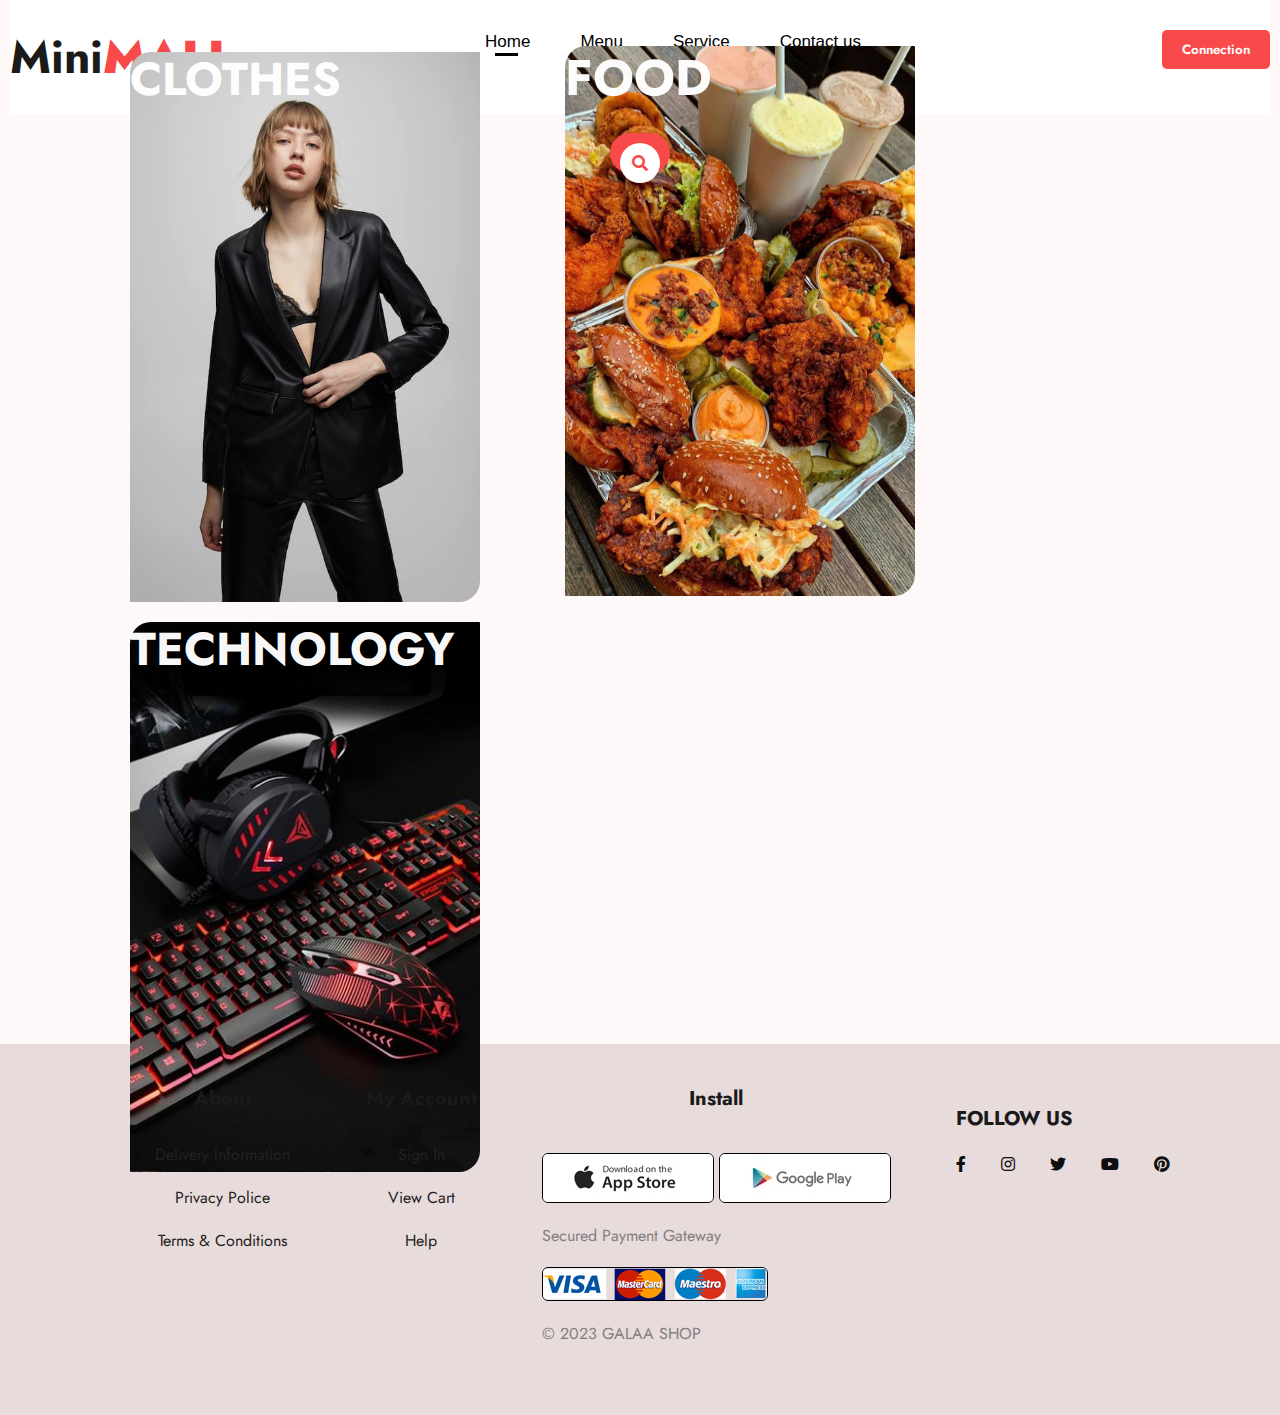
<file: webproject/index.html>
<!DOCTYPE html>
<html lang="en">
<head>
    <meta charset="UTF-8">
    <meta http-equiv="X-UA-Compatible" content="IE=edge">
    <meta name="viewport" content="width=device-width, initial-scale=1.0">
    <title> clothes food and everything you need </title>
      <!--css link-->
      <link rel="stylesheet" href="style2.css">
      <link rel="stylesheet" href="https://pro.fontawesome.com/releases/v5.10.0/css/all.css" /><!--to add icons -->
      <lin rel="shortcut icon" type="x-icon" href="icon1.PNG"></lin>
</head>
<body>
   <!--menu section--> 
   <section class="menu">
    <div class="nav">
       <div class="logo"><h2>Mini<b>MALL</b></h2></div>
       <ul>
          <li><a class="active" href="index.html">Home</a></li>
          <li><a href="#">Menu</a></li>
          <li><a href="#">Service</a></li>
          <li><a href="web_food/foodforyou/contact.html">Contact us</a></li>
          </ul>
          <div>
          
         <a href="web_food/foodforyou/signin.html"></a>
          <input class="signup" type="submit" value="Connection" name="Connection">
          </div>
  </div>
  </section>
    <!--search bar-->
    <section>
        <div class="search-box">
        
        <input class="search-txt" type=text name="" placeholder="Search">
        <a class="search-btn" href="#">
        <i class="fas fa-search"></i>
        </a>
        </div>
        </section>
      
          
     

<!--cadre section--> 
<div class="row2">  

    <div class="col2">
        <div class="card1 card5">
            <h2><a href="Home.html" class="bershka1">CLOTHES</a></h2>


        </div>
        <div class="card1 card6">
            <h1><a href="web_food/foodforyou/page_index.html" class="bershka1">FOOD</a></h2>


        </div>
        <div class="card1 card7">
            <h2><a href="projet.web/projet.html" class="bershka1"> TECHNOLOGY </a></h2>


        </div>
       
    </div>
</div> 




<!--footer section--> 
<footer class="section-p1"              >
    <div   class="col"         >
        <!--
        <img src="Bershka/logo.PNG">-->
    



    </div>
    <div  class="col"   >
        <h4>About</h4>
        <a href="#"> Delivery Information</a>
        <a href="#">    Privacy Police</a>
        <a href="#"> Terms & Conditions </a>
        
        


    </div>
    <div  class="col"   >
        <h4>My Account</h4>
        <a href="#"> Sign In</a>
        <a href="#"> View Cart</a>
        <a href="#">Help</a>
      
        


    </div>
 <div  class="col install"         >
    <h4>Install</h4>
   
<div class="row"    >
    <img src="Bershkaa/app.jpg">
    <img src="Bershkaa/pl&y.jpg">
    <p>Secured Payment Gateway</p>
    <img src="Bershkaa/payyy.png">
    <p>© 2023 GALAA SHOP</p>
</div>

 </div>
 <div  class="follow"      > 
    <h4> FOLLOW US</h4>
    <div  class="icon"        >
    <i  class="fab fa-facebook-f"></i>
    <i  class="fab fa-instagram"></i>
    <i  class="fab fa-twitter"></i>
    <i  class="fab fa-youtube"></i>
    <i  class="fab fa-pinterest"></i>
    

    </div>
</div>
</footer>

 
<script src="java.js"></script>



<!--features section--
    <section  id="product1" class="section-p1" ></a>
        <h2>Feature Products</h2>
        <p> COLORFUL VIBRANT FOR SPRING BY BERSHKA.COM </p>
        <div class="pro-container"   >
            <div  class="pro">
                <img src="Bershka/2.jpg" alt="">  
                <div class="product-text">
                    <h5>New</h5>
                </div>
                <div  class="des">
                    <span>Bershka</span>
                    <h5>Robe texturée bas asymétrique</h5>
                        <div class="star">
                        <i class="fas fa-star"></i>
                        <i class="fas fa-star"></i>
                        <i class="fas fa-star"></i>
                        <i class="fas fa-star"></i>         
                         </div>
                        
                     <h4>119,00 TND</h4>
                </div>
                <a href="#"><i class="fal fa-heart heart"></i>
            </div>  
                  
        <!--2-
         <div  class="pro">
            <img src="Bershka/3.jpg" alt="">  
            <div class="product-text">
                <h5>New</h5>
            </div>
            <div  class="des">
                <span>Bershka</span>
                <h5>Robe courte côtelée col montant</h5>
                    <div class="star">
                    <i class="fas fa-star"></i>
                    <i class="fas fa-star"></i>
                    <i class="fas fa-star"></i>
                    <i class="fas fa-star"></i>         
                     </div>
                    
                 <h4>79,90 TND</h4>
            </div>
            <a href="#"><i class="fal fa-heart heart"></i>         
           </div>
        
<!--3-
    <div  class="pro">
        <img src="Bershka/8.jpg" alt=""> 
        <div class="product-text">
            <h5>New</h5>
        </div> 
        <div  class="des">
            <span>Bershka</span>
            <h5>Robe longue à bretelles</h5>
                <div class="star">
                <i class="fas fa-star"></i>
                <i class="fas fa-star"></i>
                <i class="fas fa-star"></i>
                <i class="fas fa-star"></i>         
                 </div>
                
             <h4>129,00 TND</h4>
        </div>
        <a href="#"><i class="fal fa-heart heart"></i>
    </div>  
    
<!--4--
<div  class="pro">
    <img src="Bershka/4.jpg" alt="">  
    <div class="product-text">
        <h5>New</h5>
    </div>
    <div  class="des">
        <span>Bershka</span>
        <h5>Robe midi manches 3/4</h5>
            <div class="star">
            <i class="fas fa-star"></i>
            <i class="fas fa-star"></i>
            <i class="fas fa-star"></i>
            <i class="fas fa-star"></i>         
             </div>
            
         <h4>149,00 TND</h4>
    </div>
    <a href="#"><i class="fal fa-heart heart"></i>
</div>  
<!--5--
<div  class="pro">
    <img src="Bershka/11.jpg" alt=""> 
    <div class="product-text">
        <h5>New</h5>
    </div> 
    <div  class="des">
        <span>Bershka</span>
        <h5>Robe courte côtelée</h5>
            <div class="star">
            <i class="fas fa-star"></i>
            <i class="fas fa-star"></i>
            <i class="fas fa-star"></i>
            <i class="fas fa-star"></i>         
             </div>
            
         <h4>79,00 TND</h4>
    </div>
    <a href="#"><i class="fal fa-heart heart"></i>
</div>  
    <!--6-- 

<div  class="pro">
    <img src="Bershka/6.jpg" alt=""> 
    <div class="product-text">
        <h5>New</h5>
    </div> 
    <div  class="des">
        <span>Bershka</span>
        <h5>Robe midi brodée</h5>
            <div class="star">
            <i class="fas fa-star"></i>
            <i class="fas fa-star"></i>
            <i class="fas fa-star"></i>
            <i class="fas fa-star"></i>         
             </div>
            
         <h4>199,00 TND</h4>
    </div>
    <a href="#"><i class="fal fa-heart heart"></i>
</div>  
    <!--7--

<div  class="pro">
    <img src="Bershka/1.jpg" alt="">
    <div class="product-text">
        <h5>New</h5>
    </div>  
    <div  class="des">
        <span>Bershka</span>
        <h5>combinaison texturée blanc</h5>
            <div class="star">
            <i class="fas fa-star"></i>
            <i class="fas fa-star"></i>
            <i class="fas fa-star"></i>
            <i class="fas fa-star"></i>         
             </div>
            
         <h4>200,00 TND</h4>
    </div>
    <a href="#"><i class="fal fa-heart heart"></i>
</div>  
      
<!--8--
<div  class="pro">
    <img src="Bershka/7.jpg" alt=""> 
    <div class="product-text">
        <h5>New</h5>
    </div> 
    <div  class="des">
        <span>Bershka</span>
        <h5>Robe courte maille lâche</h5>
            <div class="star">
            <i class="fas fa-star"></i>
            <i class="fas fa-star"></i>
            <i class="fas fa-star"></i>
            <i class="fas fa-star"></i>         
             </div>
            
         <h4>129,00 TND</h4>
    </div>
    <a href="#"><i class="fal fa-heart heart"></i>
</div>  
  <!--9--  

<div  class="pro">
    <img src="Bershka/9.jpg" alt="">
    <div class="product-text">
        <h5>New</h5>
    </div>  
    <div  class="des">
        <span>Bershka</span>
        <h5>Robe texturée bas asymétrique</h5>
            <div class="star">
            <i class="fas fa-star"></i>
            <i class="fas fa-star"></i>
            <i class="fas fa-star"></i>
            <i class="fas fa-star"></i>         
             </div>
            
         <h4>119,00 TND</h4>
    </div>
    <a href="#"><i class="fal fa-heart heart"></i>
</div>  
      
</div>
</section>
</file>
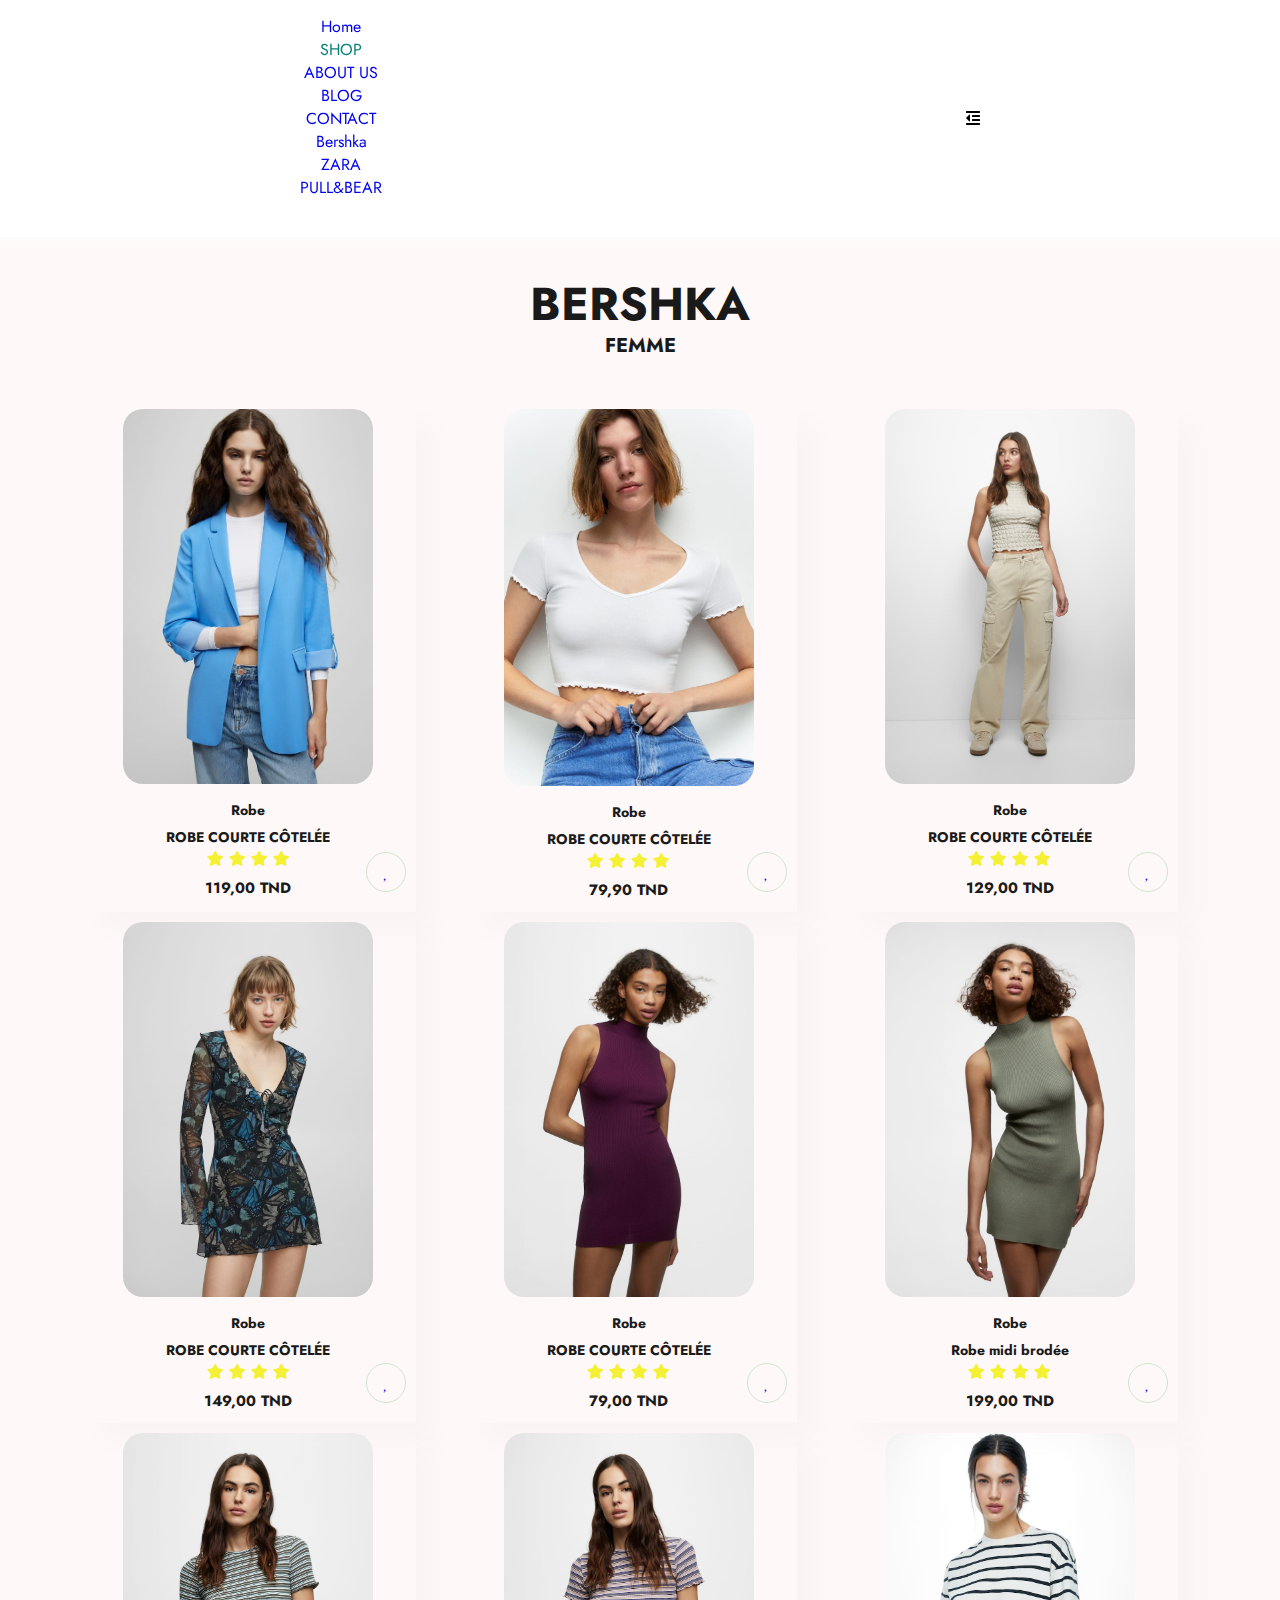
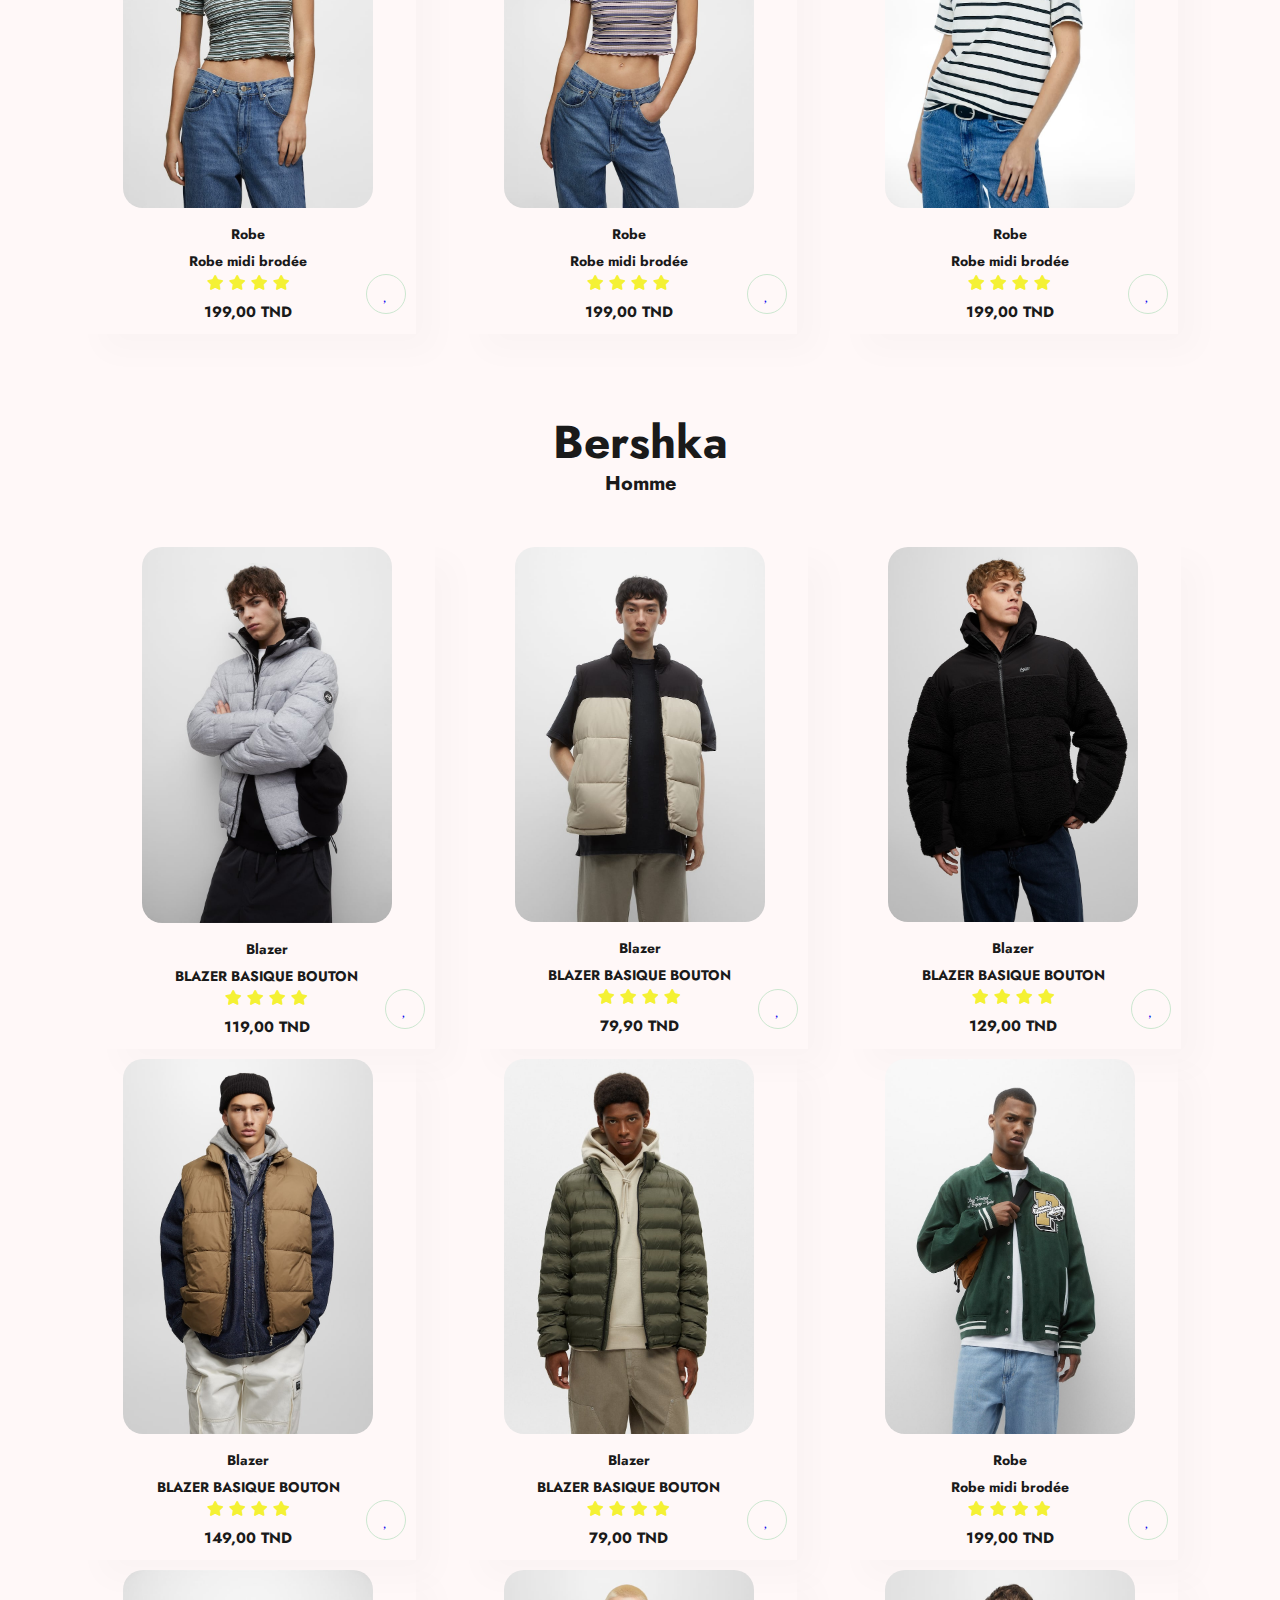
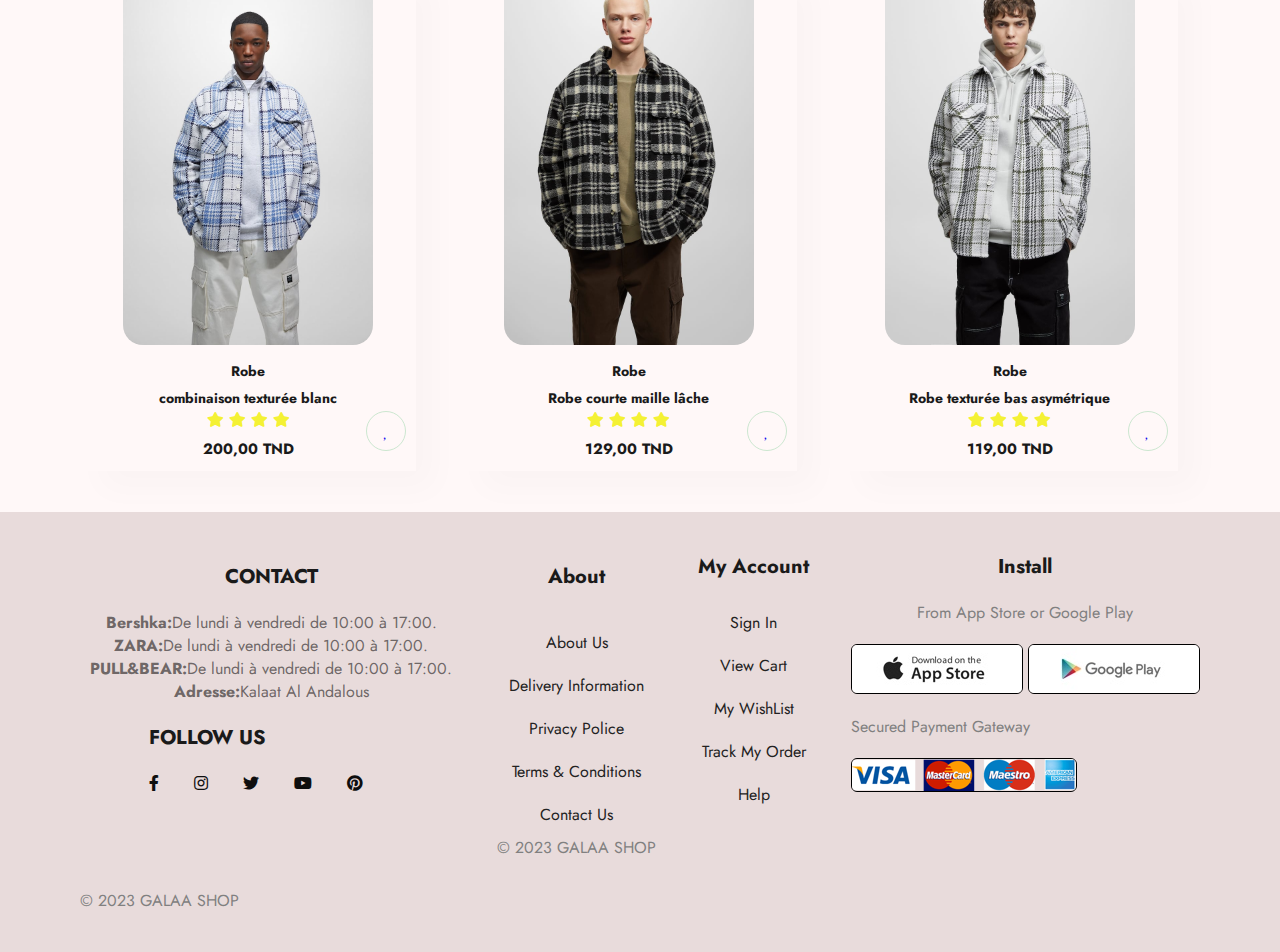
<file: webproject/Bershka.html>
<!DOCTYPE html>
<!DOCTYPE html>
<html lang="en">
<head>
    <meta charset="UTF-8">
    <meta http-equiv="X-UA-Compatible" content="IE=edge">
    <meta name="viewport" content="width=device-width, initial-scale=1.0">
    <title> clothes food and everything you need </title>
      <!--css link-->
      <link rel="stylesheet" href="style.css">
      <link rel="stylesheet" href="style2.css">
      <link rel="stylesheet" href="https://pro.fontawesome.com/releases/v5.10.0/css/all.css" /><!--to add icons -->
</head>
<body>
    <section id="header">
        <div>
            <ul id="navbar"> <!--navigation bar-->
        
                <li><a  href="index.html">Home</a></li> <!--kol page aandha link l page html bsh nasnaaha baad -->
                <li><a class=" active"  href="shop.html">SHOP</a></li>
                <li><a href="about.html">ABOUT US</a></li>
                <li><a href="blog.html">BLOG</a></li>
                <li><a href="contact.html">CONTACT</a></li>
          
          
               
                 <li><a href="Bershka.html">Bershka</a>
                            </li>
                   
                <li><a href="Zara.html">ZARA</a>
                   
                </li>
              <li><a href="PULL&Bear.html" >PULL&BEAR </a>
               </li>
                <li><a href="#"><i class="far fa-shopping-bag"></i></a></li>
                       </ul>
        </div>
        <!--bsh nasnaa twa kal menu l ali imin-->
        <div  id="mobile" >
            
           <!-- <a href="cart.html"><i class="far fa-shopping-bag"></i></a>-->
          
            <i id="bar" class="fas fa-outdent">  </i>
        </div>
        
    </section>
    <!--page one-->

    <!--bsh nasnaa twa kal menu l ali imin-->
   

  

<!--new section of the features-->


<!--1-->
<section id="product1" class="section-p1">
    <h2>BERSHKA</h2>
    <h4> FEMME</h4>
    <div class="pro-container"   >
        <div  class="pro" onclick="window.location.href='sproduct.html';">
            <img src="bershkaf/loula.jpg" alt="">  
            <div class="product-text">
               
            </div>
            <div  class="des">
                <h5>Robe</h5>
                <h5>ROBE COURTE CÔTELÉE</h5>
               
                    <div class="star">
                    <i class="fas fa-star"></i>
                    <i class="fas fa-star"></i>
                    <i class="fas fa-star"></i>
                    <i class="fas fa-star"></i>         
                     </div>
                    
                 <h4>119,00 TND</h4>
            </div>
            <a href="#"><i class="fal fa-heart heart"></i>
        </div>  
              
    <!--2-->
     <div  class="pro">
        
        <img src="productdetails/pulblanc.jpg" alt="">  
        <div class="product-text">
         
        </div>
        <div  class="des">
            <h5>Robe</h5>
            <h5>ROBE COURTE CÔTELÉE</h5>
            
                <div class="star">
                <i class="fas fa-star"></i>
                <i class="fas fa-star"></i>
                <i class="fas fa-star"></i>
                <i class="fas fa-star"></i>         
                 </div>
                
             <h4>79,90 TND</h4>
        </div>
        <a href="#"><i class="fal fa-heart heart"></i>         
       </div>
    
<!--3-->
<div  class="pro">
    <img src="zaraf/1.jpg" alt=""> 
    <div class="product-text">
       
    </div> 
    <div  class="des">
        <h5>Robe</h5>
        <h5>ROBE COURTE CÔTELÉE</h5>
        
            <div class="star">
            <i class="fas fa-star"></i>
            <i class="fas fa-star"></i>
            <i class="fas fa-star"></i>
            <i class="fas fa-star"></i>         
             </div>
            
         <h4>129,00 TND</h4>
    </div>
    <a href="#"><i class="fal fa-heart heart"></i>
</div>  

<!--4-->
<div  class="pro">
   
<img src="bershkaf/robethabl.jpg" alt="">  
<div class="product-text">
   
</div>
<div  class="des">
    <h5>Robe</h5>
    <h5>ROBE COURTE CÔTELÉE</h5>
  
        <div class="star">
        <i class="fas fa-star"></i>
        <i class="fas fa-star"></i>
        <i class="fas fa-star"></i>
        <i class="fas fa-star"></i>         
         </div>
        
     <h4>149,00 TND</h4>
</div>
<a href="#"><i class="fal fa-heart heart"></i>
</div>  
<!--5-->
<div  class="pro">
<img src="zaraf/zara5.jpg" alt=""> 
<div class="product-text">

</div> 
<div  class="des">
    <h5>Robe</h5>
    <h5>ROBE COURTE CÔTELÉE</h5>
    

        <div class="star">
        <i class="fas fa-star"></i>
        <i class="fas fa-star"></i>
        <i class="fas fa-star"></i>
        <i class="fas fa-star"></i>         
         </div>
        
     <h4>79,00 TND</h4>
</div>
<a href="#"><i class="fal fa-heart heart"></i>
</div>  
<!--6-->  

<div  class="pro">

<img src="zaraf/zara6.jpg" alt=""> 
<div class="product-text">
   
</div> 
<div  class="des">
    <h5>Robe</h5>
    <h5>Robe midi brodée</h5>
        <div class="star">
        <i class="fas fa-star"></i>
        <i class="fas fa-star"></i>
        <i class="fas fa-star"></i>
        <i class="fas fa-star"></i>         
         </div>
        
     <h4>199,00 TND</h4>
</div>
<a href="#"><i class="fal fa-heart heart"></i>
</div>  
<!--7-->  

<div  class="pro">

    <img src="zaraf/zara7.jpg" alt=""> 
    <div class="product-text">
       
    </div> 
    <div  class="des">
        <h5>Robe</h5>
        <h5>Robe midi brodée</h5>
            <div class="star">
            <i class="fas fa-star"></i>
            <i class="fas fa-star"></i>
            <i class="fas fa-star"></i>
            <i class="fas fa-star"></i>         
             </div>
            
         <h4>199,00 TND</h4>
    </div>
    <a href="#"><i class="fal fa-heart heart"></i>
</div>  
<!--8-->  

<div  class="pro">

    <img src="zaraf/zara8.jpg" alt=""> 
    <div class="product-text">
       
    </div> 
    <div  class="des">
        <h5>Robe</h5>
        <h5>Robe midi brodée</h5>
            <div class="star">
            <i class="fas fa-star"></i>
            <i class="fas fa-star"></i>
            <i class="fas fa-star"></i>
            <i class="fas fa-star"></i>         
             </div>
            
         <h4>199,00 TND</h4>
    </div>
    <a href="#"><i class="fal fa-heart heart"></i>
</div>  
<!--9-->  

<div  class="pro">

    <img src="zaraf/zara9.jpg" alt=""> 
    <div class="product-text">
       
    </div> 
    <div  class="des">
        <h5>Robe</h5>
        <h5>Robe midi brodée</h5>
            <div class="star">
            <i class="fas fa-star"></i>
            <i class="fas fa-star"></i>
            <i class="fas fa-star"></i>
            <i class="fas fa-star"></i>         
             </div>
            
         <h4>199,00 TND</h4>
    </div>
    <a href="#"><i class="fal fa-heart heart"></i>
</div>  
        


  




</div>
</section>





<!--homme section 1-->
    <section id="product1" class="section-p1" >            
        <h2>Bershka</h2>
        <h4> Homme </h4>
        <div class="pro-container"   >
            <div  class="pro">
                <img src="bershkah/1.jpg" alt="">  
                <div class="product-text">
                   
                </div>
                <div  class="des">
                    <h5>Blazer</h5>
                    <h5>BLAZER BASIQUE BOUTON</h5>
                   
                        <div class="star">
                        <i class="fas fa-star"></i>
                        <i class="fas fa-star"></i>
                        <i class="fas fa-star"></i>
                        <i class="fas fa-star"></i>         
                         </div>
                        
                     <h4>119,00 TND</h4>
                </div>
                <a href="#"><i class="fal fa-heart heart"></i>
            </div>  
                  
        <!--2-->
         <div  class="pro">
            <img src="bershkah/2.jpg" alt="">  
            <div class="product-text">
             
            </div>
            <div  class="des">
                <h5>Blazer</h5>
                <h5>BLAZER BASIQUE BOUTON</h5>
                
                    <div class="star">
                    <i class="fas fa-star"></i>
                    <i class="fas fa-star"></i>
                    <i class="fas fa-star"></i>
                    <i class="fas fa-star"></i>         
                     </div>
                    
                 <h4>79,90 TND</h4>
            </div>
            <a href="#"><i class="fal fa-heart heart"></i>         
           </div>
        
<!--3-->
    <div  class="pro">
        <img src="bershkah/3.jpg" alt=""> 
        <div class="product-text">
           
        </div> 
        <div  class="des">
            <h5>Blazer</h5>
            <h5>BLAZER BASIQUE BOUTON</h5>
            
                <div class="star">
                <i class="fas fa-star"></i>
                <i class="fas fa-star"></i>
                <i class="fas fa-star"></i>
                <i class="fas fa-star"></i>         
                 </div>
                
             <h4>129,00 TND</h4>
        </div>
        <a href="#"><i class="fal fa-heart heart"></i>
    </div>  
    
<!--4-->
<div  class="pro">
    <img src="bershkah/4.jpg" alt="">  
    <div class="product-text">
       
    </div>
    <div  class="des">
        <h5>Blazer</h5>
        <h5>BLAZER BASIQUE BOUTON</h5>
      
            <div class="star">
            <i class="fas fa-star"></i>
            <i class="fas fa-star"></i>
            <i class="fas fa-star"></i>
            <i class="fas fa-star"></i>         
             </div>
            
         <h4>149,00 TND</h4>
    </div>
    <a href="#"><i class="fal fa-heart heart"></i>
</div>  
<!--5-->
<div  class="pro">
    <img src="bershkah/5.jpg" alt=""> 
    <div class="product-text">
    
    </div> 
    <div  class="des">
        <h5>Blazer</h5>
        <h5>BLAZER BASIQUE BOUTON</h5>
        

            <div class="star">
            <i class="fas fa-star"></i>
            <i class="fas fa-star"></i>
            <i class="fas fa-star"></i>
            <i class="fas fa-star"></i>         
             </div>
            
         <h4>79,00 TND</h4>
    </div>
    <a href="#"><i class="fal fa-heart heart"></i>
</div>  
    <!--6-->  

<div  class="pro">
    <img src="bershkah/6.jpg" alt=""> 
    <div class="product-text">
       
    </div> 
    <div  class="des">
        <h5>Robe</h5>
        <h5>Robe midi brodée</h5>
            <div class="star">
            <i class="fas fa-star"></i>
            <i class="fas fa-star"></i>
            <i class="fas fa-star"></i>
            <i class="fas fa-star"></i>         
             </div>
            
         <h4>199,00 TND</h4>
    </div>
    <a href="#"><i class="fal fa-heart heart"></i>
</div>  
    <!--7-->  

<div  class="pro">
    <img src="bershkah/7.jpg" alt="">
    <div class="product-text">
      
    </div>  
    <div  class="des">
        <h5>Robe</h5>
        <h5>combinaison texturée blanc</h5>
            <div class="star">
            <i class="fas fa-star"></i>
            <i class="fas fa-star"></i>
            <i class="fas fa-star"></i>
            <i class="fas fa-star"></i>         
             </div>
            
         <h4>200,00 TND</h4>
    </div>
    <a href="#"><i class="fal fa-heart heart"></i>
</div>  
      
<!--8-->
<div  class="pro">
    <img src="bershkah/8.jpg" alt=""> 
    <div class="product-text">
    
    </div> 
    <div  class="des">
        <h5>Robe</h5>
        <h5>Robe courte maille lâche</h5>
            <div class="star">
            <i class="fas fa-star"></i>
            <i class="fas fa-star"></i>
            <i class="fas fa-star"></i>
            <i class="fas fa-star"></i>         
             </div>
            
         <h4>129,00 TND</h4>
    </div>
    <a href="#"><i class="fal fa-heart heart"></i>
</div>  
  <!--9-->    

<div  class="pro">
    <img src="bershkah/9.jpg" alt="">
    <div class="product-text">
     
    </div>  
    <div  class="des">
        <h5>Robe</h5>
        <h5>Robe texturée bas asymétrique</h5>
            <div class="star">
            <i class="fas fa-star"></i>
            <i class="fas fa-star"></i>
            <i class="fas fa-star"></i>
            <i class="fas fa-star"></i>         
             </div>
            
         <h4>119,00 TND</h4>
    </div>
    <a href="#"><i class="fal fa-heart heart"></i>
</div>  
      


</div>
    </section>


    <footer class="section-p1"              >
        <div   class="col"         >
            <!--
            <img src="Bershka/logo.PNG">-->
            <h4 >CONTACT</h4>
            <p style="color:rgba(99, 91, 91, 0.926)"><strong> Bershka:</strong>De lundi à vendredi de 10:00 à 17:00.
                </p>
              
                <p style="color:rgba(99, 91, 91, 0.926)"><strong> ZARA:</strong>De lundi à vendredi de 10:00 à 17:00.
                    </p>
                    <p style="color:rgba(99, 91, 91, 0.926)"><strong> PULL&BEAR:</strong>De lundi à vendredi de 10:00 à 17:00.
                    </p>
                    <p style="color:rgba(99, 91, 91, 0.926)"><strong> Adresse:</strong>Kalaat Al Andalous </p>
    
    <div  class="follow"      > 
        <h4> FOLLOW US</h4>
        <div  class="icon"        >
        <i  class="fab fa-facebook-f"></i>
        <i  class="fab fa-instagram"></i>
        <i  class="fab fa-twitter"></i>
        <i  class="fab fa-youtube"></i>
        <i  class="fab fa-pinterest"></i>
    
        </div>
    </div>
    
        </div>
        <div  class="col"   >
            <h4>About</h4>
            <a href="#"> About Us</a>
            <a href="#"> Delivery Information</a>
            <a href="#">    Privacy Police</a>
            <a href="#"> Terms & Conditions </a>
            <a href="#"> Contact  Us</a>
            <p>© 2023 GALAA SHOP</p>
    
    
        </div>
        <div  class="col"   >
            <h4>My Account</h4>
            <a href="#"> Sign In</a>
            <a href="#"> View Cart</a>
            <a href="#"> My WishList</a>
            <a href="#"> Track My Order </a>
            <a href="#">Help</a>
          
            
    
    
        </div>
     <div  class="col install"         >
        <h4>Install</h4>
        <p> From App Store or Google Play</p>
    <div class="row"    >
        <img src="Bershkaa/app.jpg">
        <img src="Bershkaa/pl&y.jpg">
        <p>Secured Payment Gateway</p>
        <img src="Bershkaa/payyy.png">
       
    </div>
    
     </div>
    
     <div   class="copyright">
     <p>© 2023 GALAA SHOP</p>
    </div>
    </footer>
     <script src="java.js"></script>

    </body>
</file>
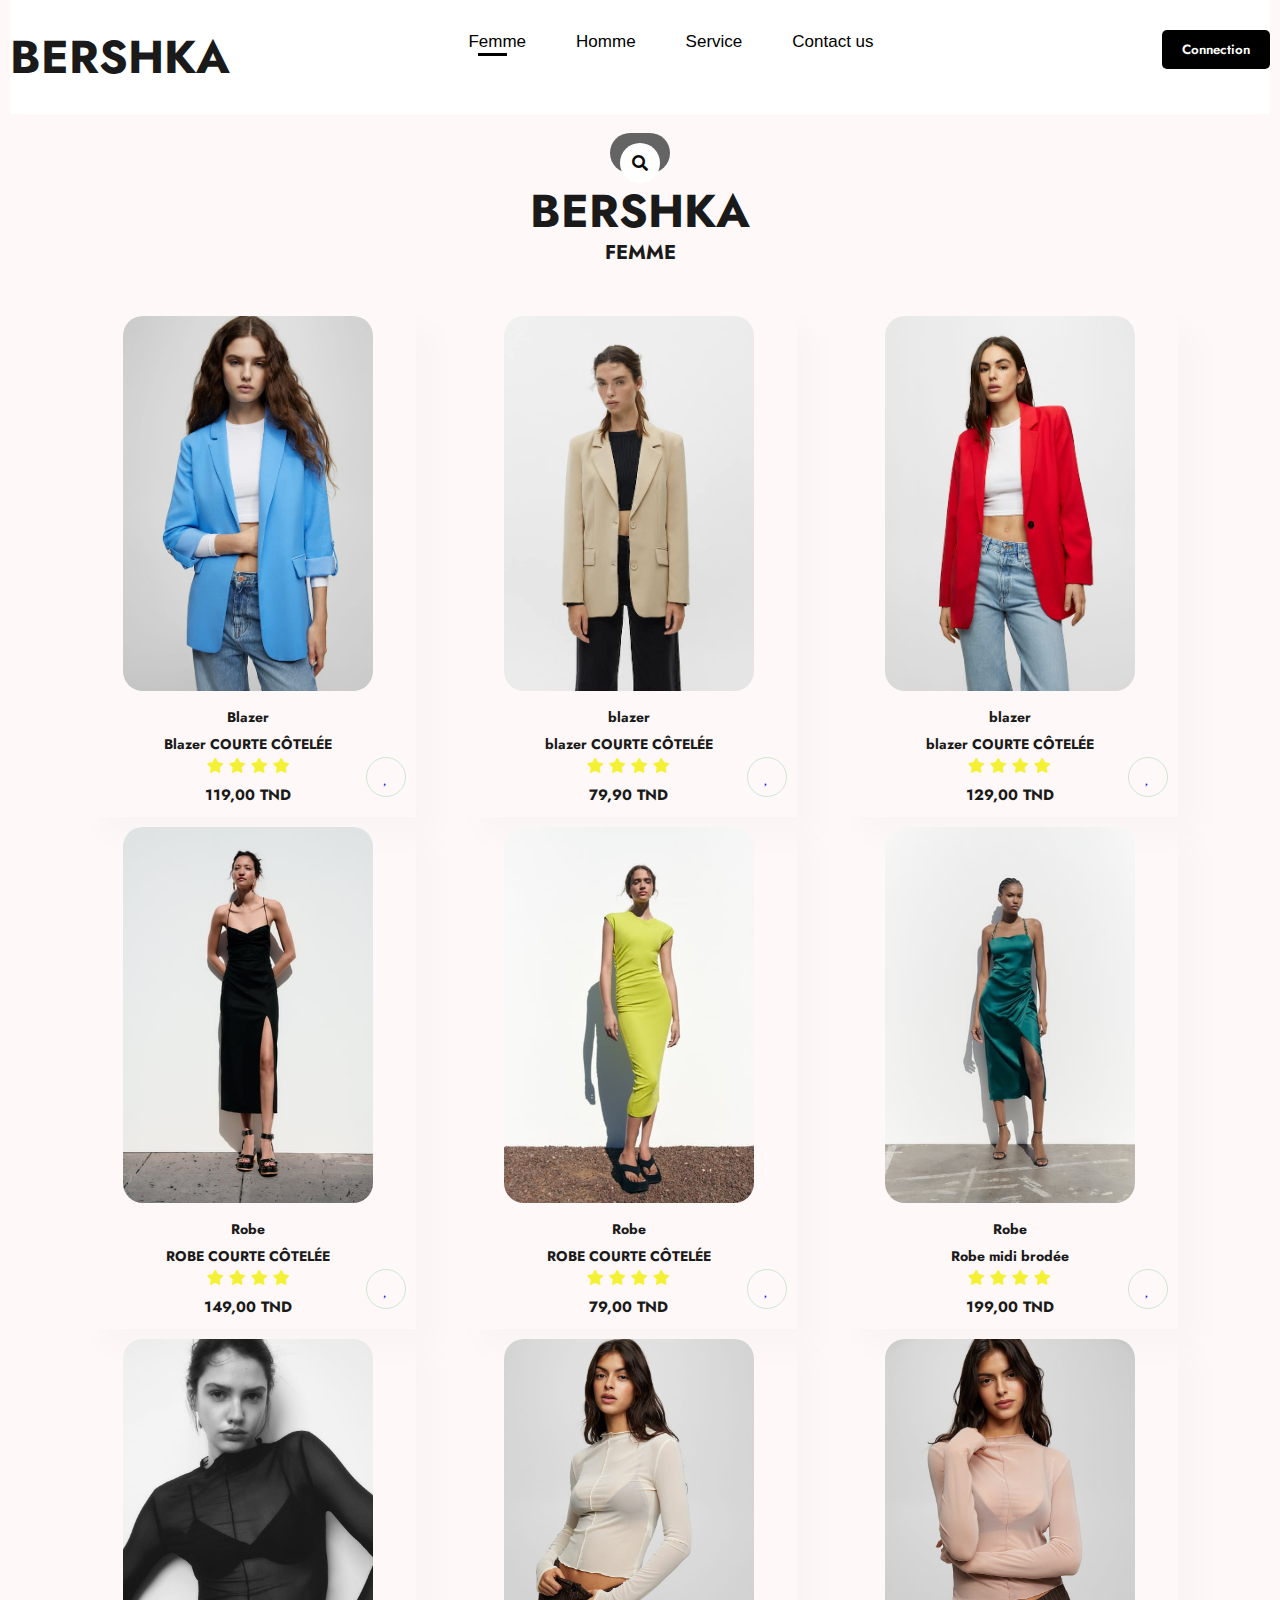
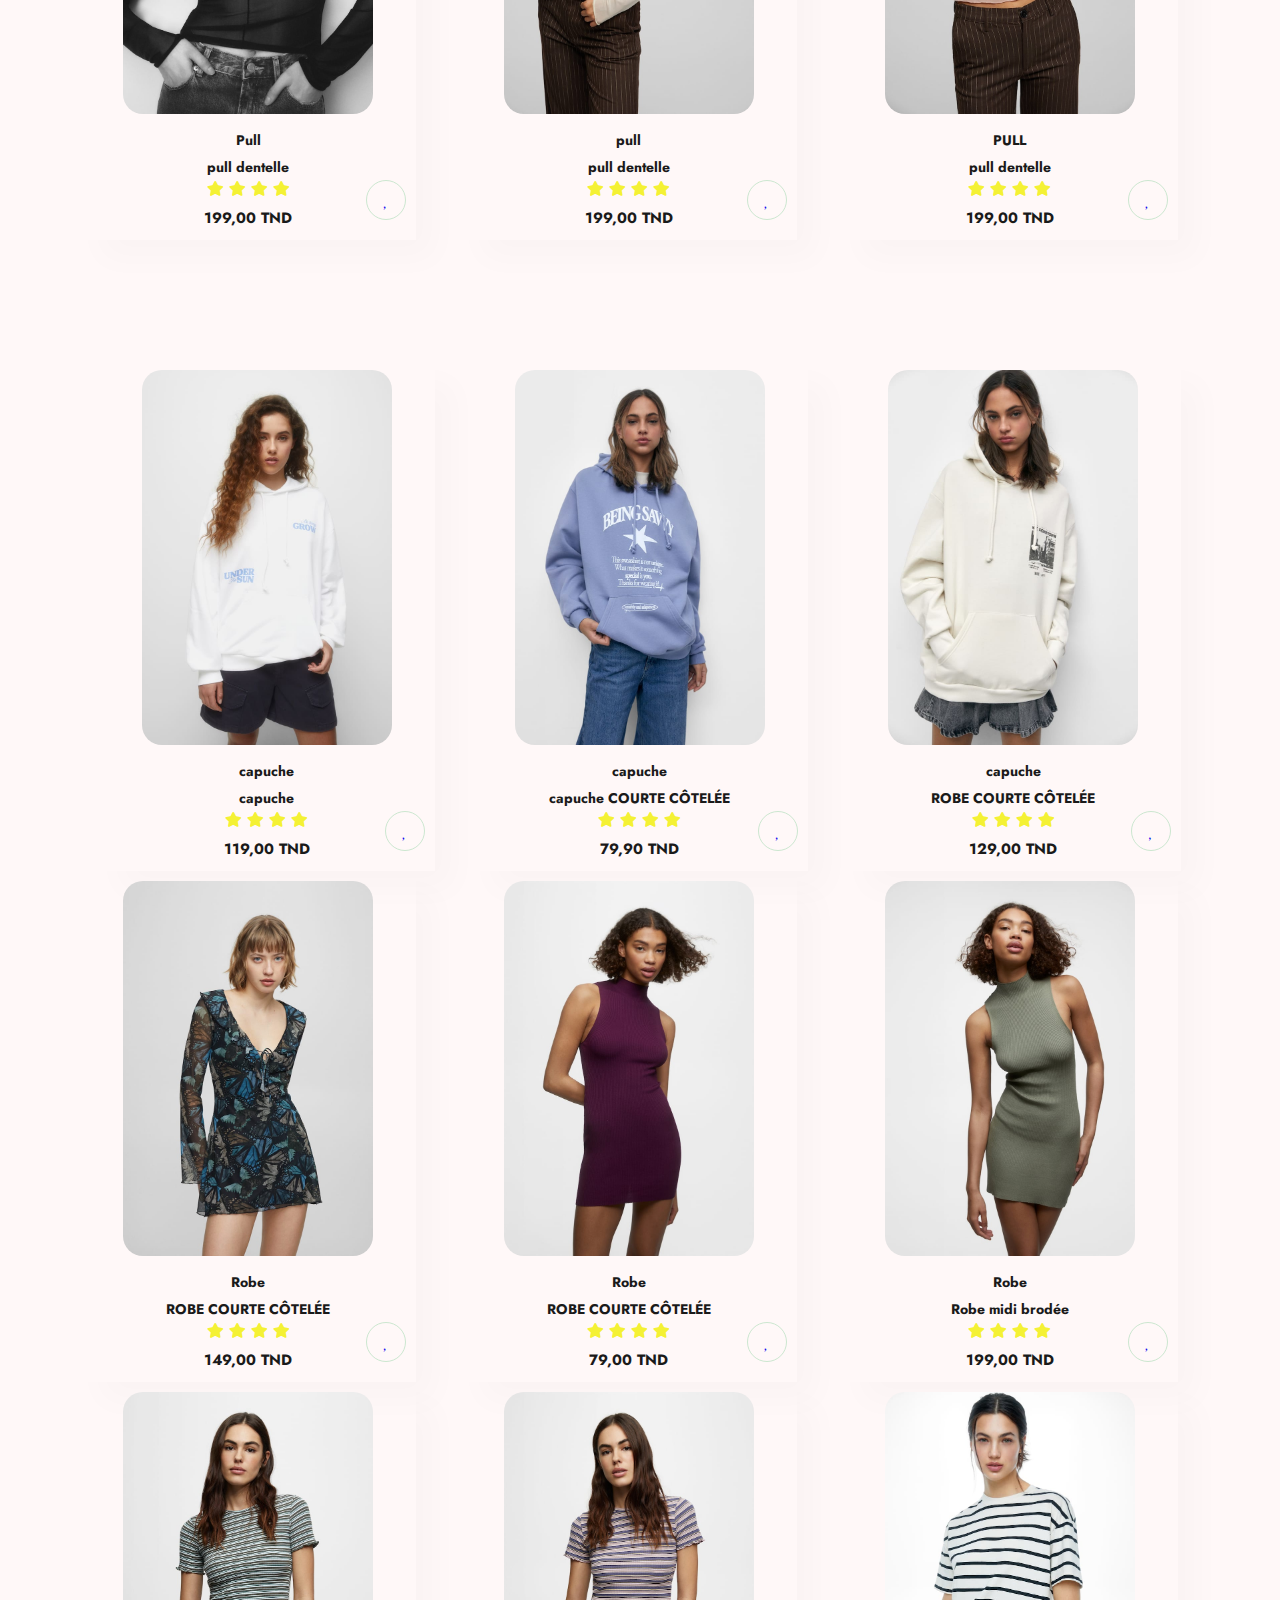
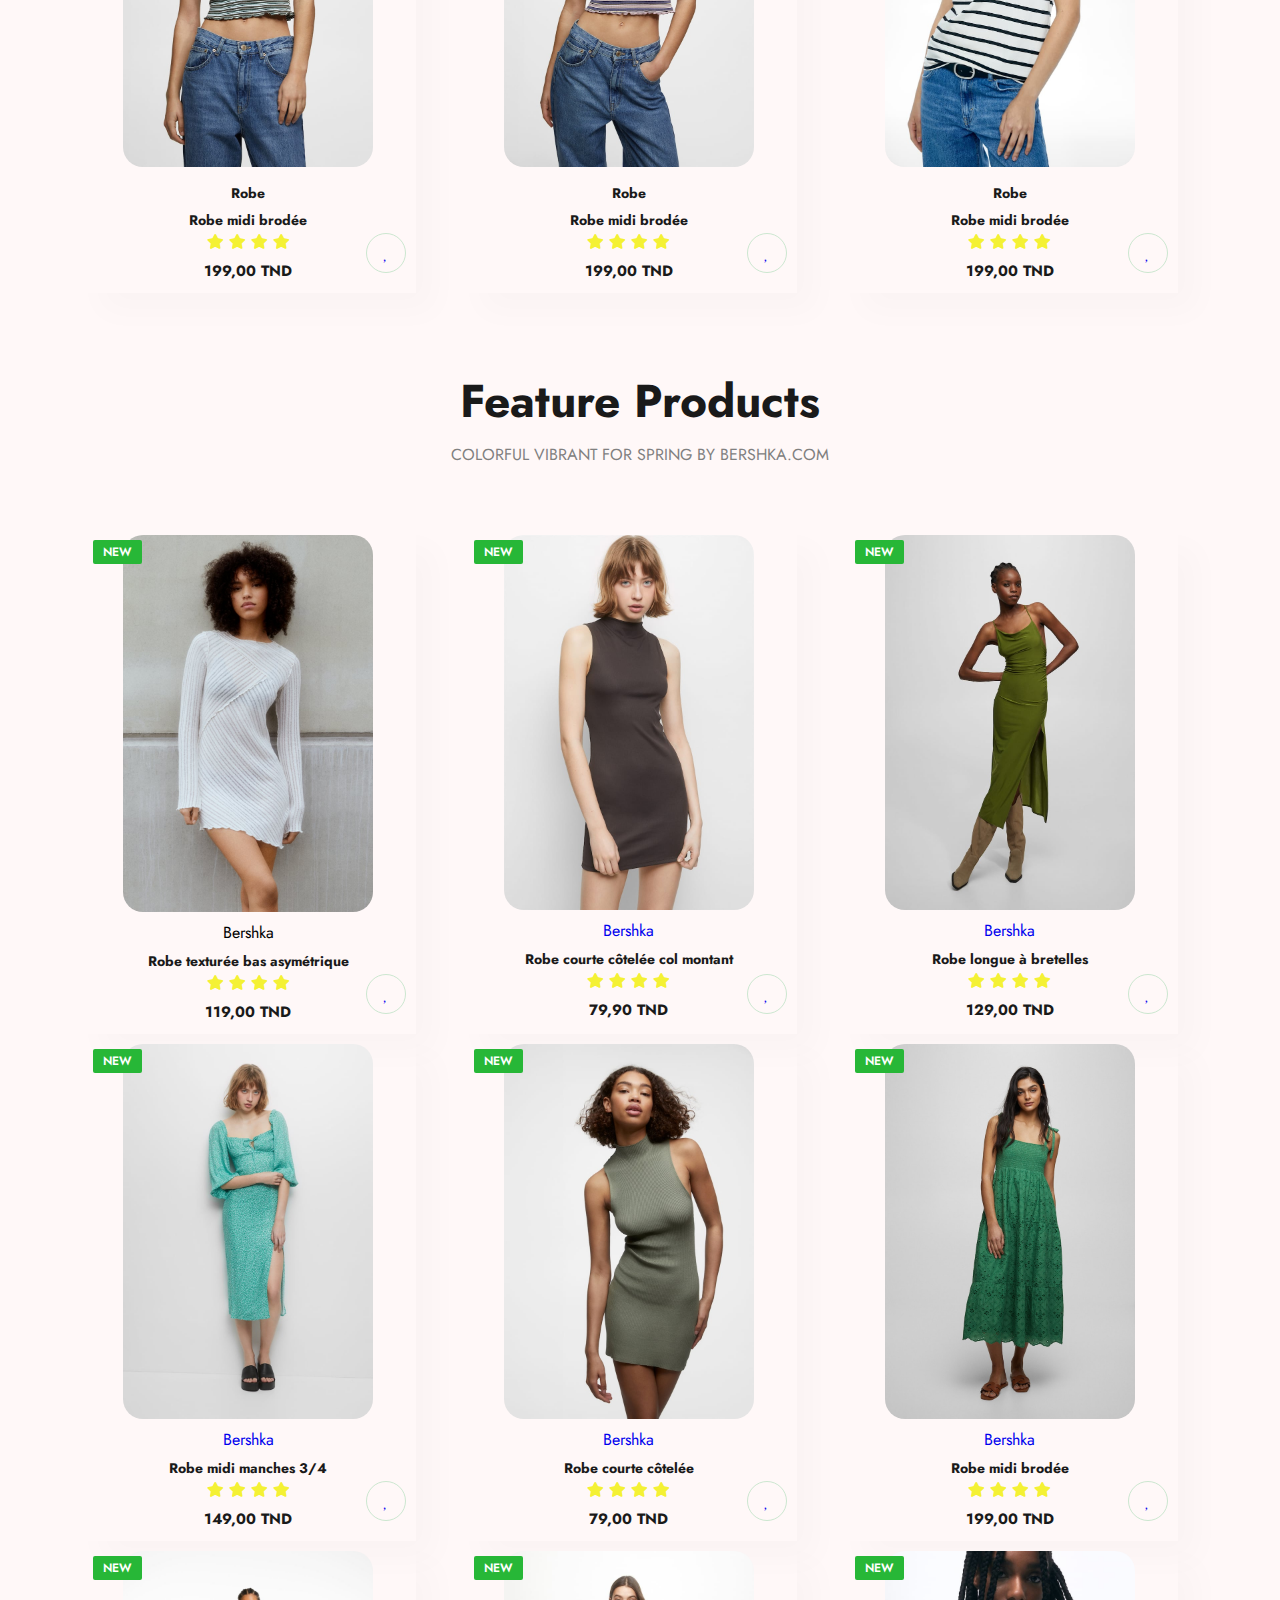
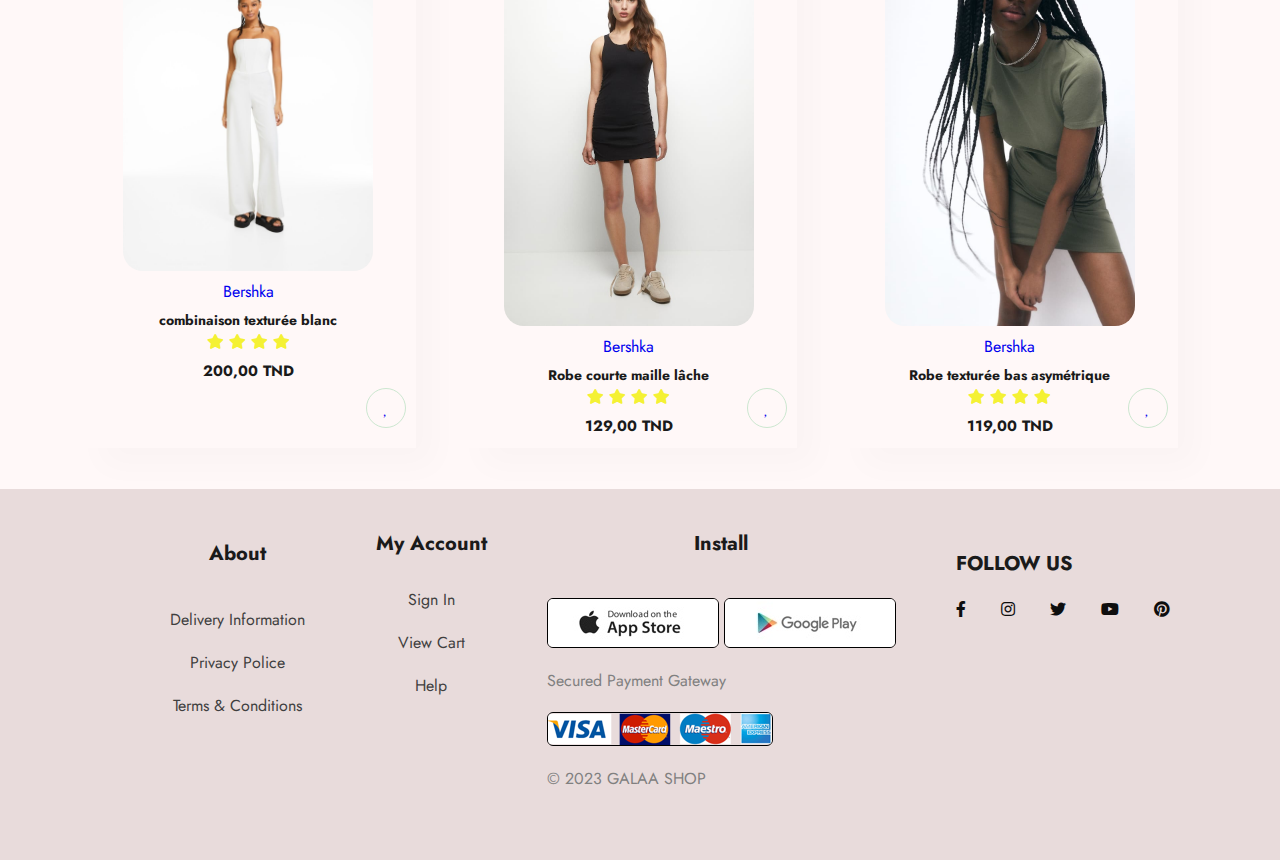
<file: webproject/bershkaf.html>
<!DOCTYPE html>
<!DOCTYPE html>
<html lang="en">
<head>
    <meta charset="UTF-8">
    <meta http-equiv="X-UA-Compatible" content="IE=edge">
    <meta name="viewport" content="width=device-width, initial-scale=1.0">
    <title> bershka femme </title>
      <!--css link-->
      <link rel="stylesheet" href="style.css">
      <link rel="stylesheet" href="style2.css">
      <link rel="stylesheet" href="style3.css">
      <link rel="stylesheet" href="https://pro.fontawesome.com/releases/v5.10.0/css/all.css" /><!--to add icons -->
</head>
<body>
      <!--menu section--> 
      <section class="menu">
        <div class="nav">
            <div class="logo"><h2>BERSHKA</h2></div>
           <ul>
              <li><a class="active" href="bershka1.html">Femme</a></li>
              <li><a href="bershkah.html">Homme</a></li>
              <li><a href="#">Service</a></li>
              <li><a href="web_food/foodforyou/contact.html">Contact us</a></li>
              </ul>
              <div>
              
             
              <input class="signup" type="submit" value="Connection" name="Connection">
              </div>
      </div>
    
    </section>
    <section>
        <div class="search-box">
        
        <input class="search-txt" type=text name="" placeholder="Search">
        <a class="search-btn" href="#">
        <i class="fas fa-search"></i>
        </a>
        </div>
        </section>
    <!--page one-->

  
   

  

<!--new section of the features-->


<!--1-->
<section id="product1" class="section-p1">
    <h2>BERSHKA</h2>
    <h4> FEMME</h4>
    <div class="pro-container"   >
        <div  class="pro" onclick="window.location.href='sproduct.html';">
            <img src="bershkaf/loula.jpg" alt="">  
            <div class="product-text">
               
            </div>
            <div  class="des">
                <h5>Blazer</h5>
                <h5>Blazer COURTE CÔTELÉE</h5>
               
                    <div class="star">
                    <i class="fas fa-star"></i>
                    <i class="fas fa-star"></i>
                    <i class="fas fa-star"></i>
                    <i class="fas fa-star"></i>         
                     </div>
                    
                 <h4>119,00 TND</h4>
            </div>
            <a href="#"><i class="fal fa-heart heart"></i>
        </div>  
              
    <!--2-->
     <div  class="pro">
        
        <img src="bershkaf/3.jpg" alt="">  
        <div class="product-text">
         
        </div>
        <div  class="des">
            <h5>blazer</h5>
            <h5>blazer COURTE CÔTELÉE</h5>
            
                <div class="star">
                <i class="fas fa-star"></i>
                <i class="fas fa-star"></i>
                <i class="fas fa-star"></i>
                <i class="fas fa-star"></i>         
                 </div>
                
             <h4>79,90 TND</h4>
        </div>
        <a href="#"><i class="fal fa-heart heart"></i>         
       </div>
    
<!--3-->
<div  class="pro">
    <img src="bershkaf/theltha.jpg" alt=""> 
    <div class="product-text">
       
    </div> 
    <div  class="des">
        <h5>blazer</h5>
        <h5>blazer COURTE CÔTELÉE</h5>
        
            <div class="star">
            <i class="fas fa-star"></i>
            <i class="fas fa-star"></i>
            <i class="fas fa-star"></i>
            <i class="fas fa-star"></i>         
             </div>
            
         <h4>129,00 TND</h4>
    </div>
    <a href="#"><i class="fal fa-heart heart"></i>
</div>  

<!--4-->
<div  class="pro">
   
<img src="bershkaf/robe1.jpg" alt="">  
<div class="product-text">
   
</div>
<div  class="des">
    <h5>Robe</h5>
    <h5>ROBE COURTE CÔTELÉE</h5>
  
        <div class="star">
        <i class="fas fa-star"></i>
        <i class="fas fa-star"></i>
        <i class="fas fa-star"></i>
        <i class="fas fa-star"></i>         
         </div>
        
     <h4>149,00 TND</h4>
</div>
<a href="#"><i class="fal fa-heart heart"></i>
</div>  
<!--5-->
<div  class="pro">
<img src="bershkaf/robejaune.jpg" alt=""> 
<div class="product-text">

</div> 
<div  class="des">
    <h5>Robe</h5>
    <h5>ROBE COURTE CÔTELÉE</h5>
    

        <div class="star">
        <i class="fas fa-star"></i>
        <i class="fas fa-star"></i>
        <i class="fas fa-star"></i>
        <i class="fas fa-star"></i>         
         </div>
        
     <h4>79,00 TND</h4>
</div>
<a href="#"><i class="fal fa-heart heart"></i>
</div>  
<!--6-->  

<div  class="pro">

<img src="bershkaf/robe3.jpg" alt=""> 
<div class="product-text">
   
</div> 
<div  class="des">
    <h5>Robe</h5>
    <h5>Robe midi brodée</h5>
        <div class="star">
        <i class="fas fa-star"></i>
        <i class="fas fa-star"></i>
        <i class="fas fa-star"></i>
        <i class="fas fa-star"></i>         
         </div>
        
     <h4>199,00 TND</h4>
</div>
<a href="#"><i class="fal fa-heart heart"></i>
</div>  
<!--7-->  

<div  class="pro">

    <img src="bershkaf/dent1.jpg" alt=""> 
    <div class="product-text">
       
    </div> 
    <div  class="des">
        <h5>Pull</h5>
        <h5>pull dentelle</h5>
            <div class="star">
            <i class="fas fa-star"></i>
            <i class="fas fa-star"></i>
            <i class="fas fa-star"></i>
            <i class="fas fa-star"></i>         
             </div>
            
         <h4>199,00 TND</h4>
    </div>
    <a href="#"><i class="fal fa-heart heart"></i>
</div>  
<!--8-->  

<div  class="pro">

    <img src="bershkaf/dent2.jpg" alt=""> 
    <div class="product-text">
       
    </div> 
    <div  class="des">
        <h5>pull</h5>
        <h5>pull dentelle</h5>
            <div class="star">
            <i class="fas fa-star"></i>
            <i class="fas fa-star"></i>
            <i class="fas fa-star"></i>
            <i class="fas fa-star"></i>         
             </div>
            
         <h4>199,00 TND</h4>
    </div>
    <a href="#"><i class="fal fa-heart heart"></i>
</div>  
<!--9-->  

<div  class="pro">

    <img src="bershkaf/dent3.jpg" alt=""> 
    <div class="product-text">
       
    </div> 
    <div  class="des">
        <h5>PULL</h5>
        <h5>pull dentelle</h5>
            <div class="star">
            <i class="fas fa-star"></i>
            <i class="fas fa-star"></i>
            <i class="fas fa-star"></i>
            <i class="fas fa-star"></i>         
             </div>
            
         <h4>199,00 TND</h4>
    </div>
    <a href="#"><i class="fal fa-heart heart"></i>
</div>  
        
</section>
<!--1-->
<section id="product1" class="section-p1">
   
    <div class="pro-container"   >
        <div  class="pro" onclick="window.location.href='sproduct.html';">
            <img src="bershkaf/cp1.jpg" alt="">  
            <div class="product-text">
               
            </div>
            <div  class="des">
                <h5>capuche</h5>
                <h5>capuche </h5>
               
                    <div class="star">
                    <i class="fas fa-star"></i>
                    <i class="fas fa-star"></i>
                    <i class="fas fa-star"></i>
                    <i class="fas fa-star"></i>         
                     </div>
                    
                 <h4>119,00 TND</h4>
            </div>
            <a href="#"><i class="fal fa-heart heart"></i>
        </div>  
              
    <!--2-->
     <div  class="pro">
        
        <img src="bershkaf/cp2.jpg" alt="">  
        <div class="product-text">
         
        </div>
        <div  class="des">
            <h5>capuche</h5>
            <h5>capuche COURTE CÔTELÉE</h5>
            
                <div class="star">
                <i class="fas fa-star"></i>
                <i class="fas fa-star"></i>
                <i class="fas fa-star"></i>
                <i class="fas fa-star"></i>         
                 </div>
                
             <h4>79,90 TND</h4>
        </div>
        <a href="#"><i class="fal fa-heart heart"></i>         
       </div>
    
<!--3-->
<div  class="pro">
    <img src="bershkaf/cp3.jpg" alt=""> 
    <div class="product-text">
       
    </div> 
    <div  class="des">
        <h5>capuche</h5>
        <h5>ROBE COURTE CÔTELÉE</h5>
        
            <div class="star">
            <i class="fas fa-star"></i>
            <i class="fas fa-star"></i>
            <i class="fas fa-star"></i>
            <i class="fas fa-star"></i>         
             </div>
            
         <h4>129,00 TND</h4>
    </div>
    <a href="#"><i class="fal fa-heart heart"></i>
</div>  

<!--4-->
<div  class="pro">
   
<img src="bershkaf/robethabl.jpg" alt="">  
<div class="product-text">
   
</div>
<div  class="des">
    <h5>Robe</h5>
    <h5>ROBE COURTE CÔTELÉE</h5>
  
        <div class="star">
        <i class="fas fa-star"></i>
        <i class="fas fa-star"></i>
        <i class="fas fa-star"></i>
        <i class="fas fa-star"></i>         
         </div>
        
     <h4>149,00 TND</h4>
</div>
<a href="#"><i class="fal fa-heart heart"></i>
</div>  
<!--5-->
<div  class="pro">
<img src="zaraf/zara5.jpg" alt=""> 
<div class="product-text">

</div> 
<div  class="des">
    <h5>Robe</h5>
    <h5>ROBE COURTE CÔTELÉE</h5>
    

        <div class="star">
        <i class="fas fa-star"></i>
        <i class="fas fa-star"></i>
        <i class="fas fa-star"></i>
        <i class="fas fa-star"></i>         
         </div>
        
     <h4>79,00 TND</h4>
</div>
<a href="#"><i class="fal fa-heart heart"></i>
</div>  
<!--6-->  

<div  class="pro">

<img src="zaraf/zara6.jpg" alt=""> 
<div class="product-text">
   
</div> 
<div  class="des">
    <h5>Robe</h5>
    <h5>Robe midi brodée</h5>
        <div class="star">
        <i class="fas fa-star"></i>
        <i class="fas fa-star"></i>
        <i class="fas fa-star"></i>
        <i class="fas fa-star"></i>         
         </div>
        
     <h4>199,00 TND</h4>
</div>
<a href="#"><i class="fal fa-heart heart"></i>
</div>  
<!--7-->  

<div  class="pro">

    <img src="zaraf/zara7.jpg" alt=""> 
    <div class="product-text">
       
    </div> 
    <div  class="des">
        <h5>Robe</h5>
        <h5>Robe midi brodée</h5>
            <div class="star">
            <i class="fas fa-star"></i>
            <i class="fas fa-star"></i>
            <i class="fas fa-star"></i>
            <i class="fas fa-star"></i>         
             </div>
            
         <h4>199,00 TND</h4>
    </div>
    <a href="#"><i class="fal fa-heart heart"></i>
</div>  
<!--8-->  

<div  class="pro">

    <img src="zaraf/zara8.jpg" alt=""> 
    <div class="product-text">
       
    </div> 
    <div  class="des">
        <h5>Robe</h5>
        <h5>Robe midi brodée</h5>
            <div class="star">
            <i class="fas fa-star"></i>
            <i class="fas fa-star"></i>
            <i class="fas fa-star"></i>
            <i class="fas fa-star"></i>         
             </div>
            
         <h4>199,00 TND</h4>
    </div>
    <a href="#"><i class="fal fa-heart heart"></i>
</div>  
<!--9-->  

<div  class="pro">

    <img src="zaraf/zara9.jpg" alt=""> 
    <div class="product-text">
       
    </div> 
    <div  class="des">
        <h5>Robe</h5>
        <h5>Robe midi brodée</h5>
            <div class="star">
            <i class="fas fa-star"></i>
            <i class="fas fa-star"></i>
            <i class="fas fa-star"></i>
            <i class="fas fa-star"></i>         
             </div>
            
         <h4>199,00 TND</h4>
    </div>
    <a href="#"><i class="fal fa-heart heart"></i>
</div>  
        
</section>

<!--features section-->
<section  id="product1" class="section-p1" ></a>
    <h2>Feature Products</h2>
    <p> COLORFUL VIBRANT FOR SPRING BY BERSHKA.COM </p>
    <div class="pro-container"   >
        <div  class="pro">
            <img src="Bershka/2.jpg" alt="">  
            <div class="product-text">
                <h5>New</h5>
            </div>
            <div  class="des">
                <span>Bershka</span>
                <h5>Robe texturée bas asymétrique</h5>
                    <div class="star">
                    <i class="fas fa-star"></i>
                    <i class="fas fa-star"></i>
                    <i class="fas fa-star"></i>
                    <i class="fas fa-star"></i>         
                     </div>
                    
                 <h4>119,00 TND</h4>
            </div>
            <a href="#"><i class="fal fa-heart heart"></i>
        </div>  
              
    <!--2-->
     <div  class="pro">
        <img src="Bershka/3.jpg" alt="">  
        <div class="product-text">
            <h5>New</h5>
        </div>
        <div  class="des">
            <span>Bershka</span>
            <h5>Robe courte côtelée col montant</h5>
                <div class="star">
                <i class="fas fa-star"></i>
                <i class="fas fa-star"></i>
                <i class="fas fa-star"></i>
                <i class="fas fa-star"></i>         
                 </div>
                
             <h4>79,90 TND</h4>
        </div>
        <a href="#"><i class="fal fa-heart heart"></i>         
       </div>
    
<!--3-->
<div  class="pro">
    <img src="Bershka/8.jpg" alt=""> 
    <div class="product-text">
        <h5>New</h5>
    </div> 
    <div  class="des">
        <span>Bershka</span>
        <h5>Robe longue à bretelles</h5>
            <div class="star">
            <i class="fas fa-star"></i>
            <i class="fas fa-star"></i>
            <i class="fas fa-star"></i>
            <i class="fas fa-star"></i>         
             </div>
            
         <h4>129,00 TND</h4>
    </div>
    <a href="#"><i class="fal fa-heart heart"></i>
</div>  

<!--4-->
<div  class="pro">
<img src="Bershka/4.jpg" alt="">  
<div class="product-text">
    <h5>New</h5>
</div>
<div  class="des">
    <span>Bershka</span>
    <h5>Robe midi manches 3/4</h5>
        <div class="star">
        <i class="fas fa-star"></i>
        <i class="fas fa-star"></i>
        <i class="fas fa-star"></i>
        <i class="fas fa-star"></i>         
         </div>
        
     <h4>149,00 TND</h4>
</div>
<a href="#"><i class="fal fa-heart heart"></i>
</div>  
<!--5-->
<div  class="pro">
<img src="Bershka/11.jpg" alt=""> 
<div class="product-text">
    <h5>New</h5>
</div> 
<div  class="des">
    <span>Bershka</span>
    <h5>Robe courte côtelée</h5>
        <div class="star">
        <i class="fas fa-star"></i>
        <i class="fas fa-star"></i>
        <i class="fas fa-star"></i>
        <i class="fas fa-star"></i>         
         </div>
        
     <h4>79,00 TND</h4>
</div>
<a href="#"><i class="fal fa-heart heart"></i>
</div>  


<div  class="pro">
<img src="Bershka/6.jpg" alt=""> 
<div class="product-text">
    <h5>New</h5>
</div> 
<div  class="des">
    <span>Bershka</span>
    <h5>Robe midi brodée</h5>
        <div class="star">
        <i class="fas fa-star"></i>
        <i class="fas fa-star"></i>
        <i class="fas fa-star"></i>
        <i class="fas fa-star"></i>         
         </div>
        
     <h4>199,00 TND</h4>
</div>
<a href="#"><i class="fal fa-heart heart"></i>
</div>  

<!--7-->

<div  class="pro">
<img src="Bershka/1.jpg" alt="">
<div class="product-text">
    <h5>New</h5>
</div>  
<div  class="des">
    <span>Bershka</span>
    <h5>combinaison texturée blanc</h5>
        <div class="star">
        <i class="fas fa-star"></i>
        <i class="fas fa-star"></i>
        <i class="fas fa-star"></i>
        <i class="fas fa-star"></i>         
         </div>
        
     <h4>200,00 TND</h4>
</div>
<a href="#"><i class="fal fa-heart heart"></i>
</div>  
  
<!--8-->
<div  class="pro">
<img src="Bershka/7.jpg" alt=""> 
<div class="product-text">
    <h5>New</h5>
</div> 
<div  class="des">
    <span>Bershka</span>
    <h5>Robe courte maille lâche</h5>
        <div class="star">
        <i class="fas fa-star"></i>
        <i class="fas fa-star"></i>
        <i class="fas fa-star"></i>
        <i class="fas fa-star"></i>         
         </div>
        
     <h4>129,00 TND</h4>
</div>
<a href="#"><i class="fal fa-heart heart"></i>
</div>  



<div  class="pro">
<img src="Bershka/9.jpg" alt="">
<div class="product-text">
    <h5>New</h5>
</div>  
<div  class="des">
    <span>Bershka</span>
    <h5>Robe texturée bas asymétrique</h5>
        <div class="star">
        <i class="fas fa-star"></i>
        <i class="fas fa-star"></i>
        <i class="fas fa-star"></i>
        <i class="fas fa-star"></i>         
         </div>
        
     <h4>119,00 TND</h4>
</div>
<a href="#"><i class="fal fa-heart heart"></i>
</div>  
  
</div>
</section> 

<!--footer section--> 
<footer class="section-p1"              >
    <div   class="col"         >
        <!--
        <img src="Bershka/logo.PNG"-->
    



    </div>
    <div  class="col"   >
        <h4>About</h4>
        <a href="#"> Delivery Information</a>
        <a href="#">    Privacy Police</a>
        <a href="#"> Terms & Conditions </a>
        
        


    </div>
    <div  class="col"   >
        <h4>My Account</h4>
        <a href="#"> Sign In</a>
        <a href="#"> View Cart</a>
        <a href="#">Help</a>
      
        


    </div>
 <div  class="col install"         >
    <h4>Install</h4>
   
<div class="row"    >
    <img src="Bershkaa/app.jpg">
    <img src="Bershkaa/pl&y.jpg">
    <p>Secured Payment Gateway</p>
    <img src="Bershkaa/payyy.png">
    <p>© 2023 GALAA SHOP</p>
</div>

 </div>
 <div  class="follow"      > 
    <h4> FOLLOW US</h4>
    <div  class="icon"        >
    <i  class="fab fa-facebook-f"></i>
    <i  class="fab fa-instagram"></i>
    <i  class="fab fa-twitter"></i>
    <i  class="fab fa-youtube"></i>
    <i  class="fab fa-pinterest"></i>
    

    </div>
</div>
</footer>
 
<script src="java.js"></script>
</body>
</html>
</file>
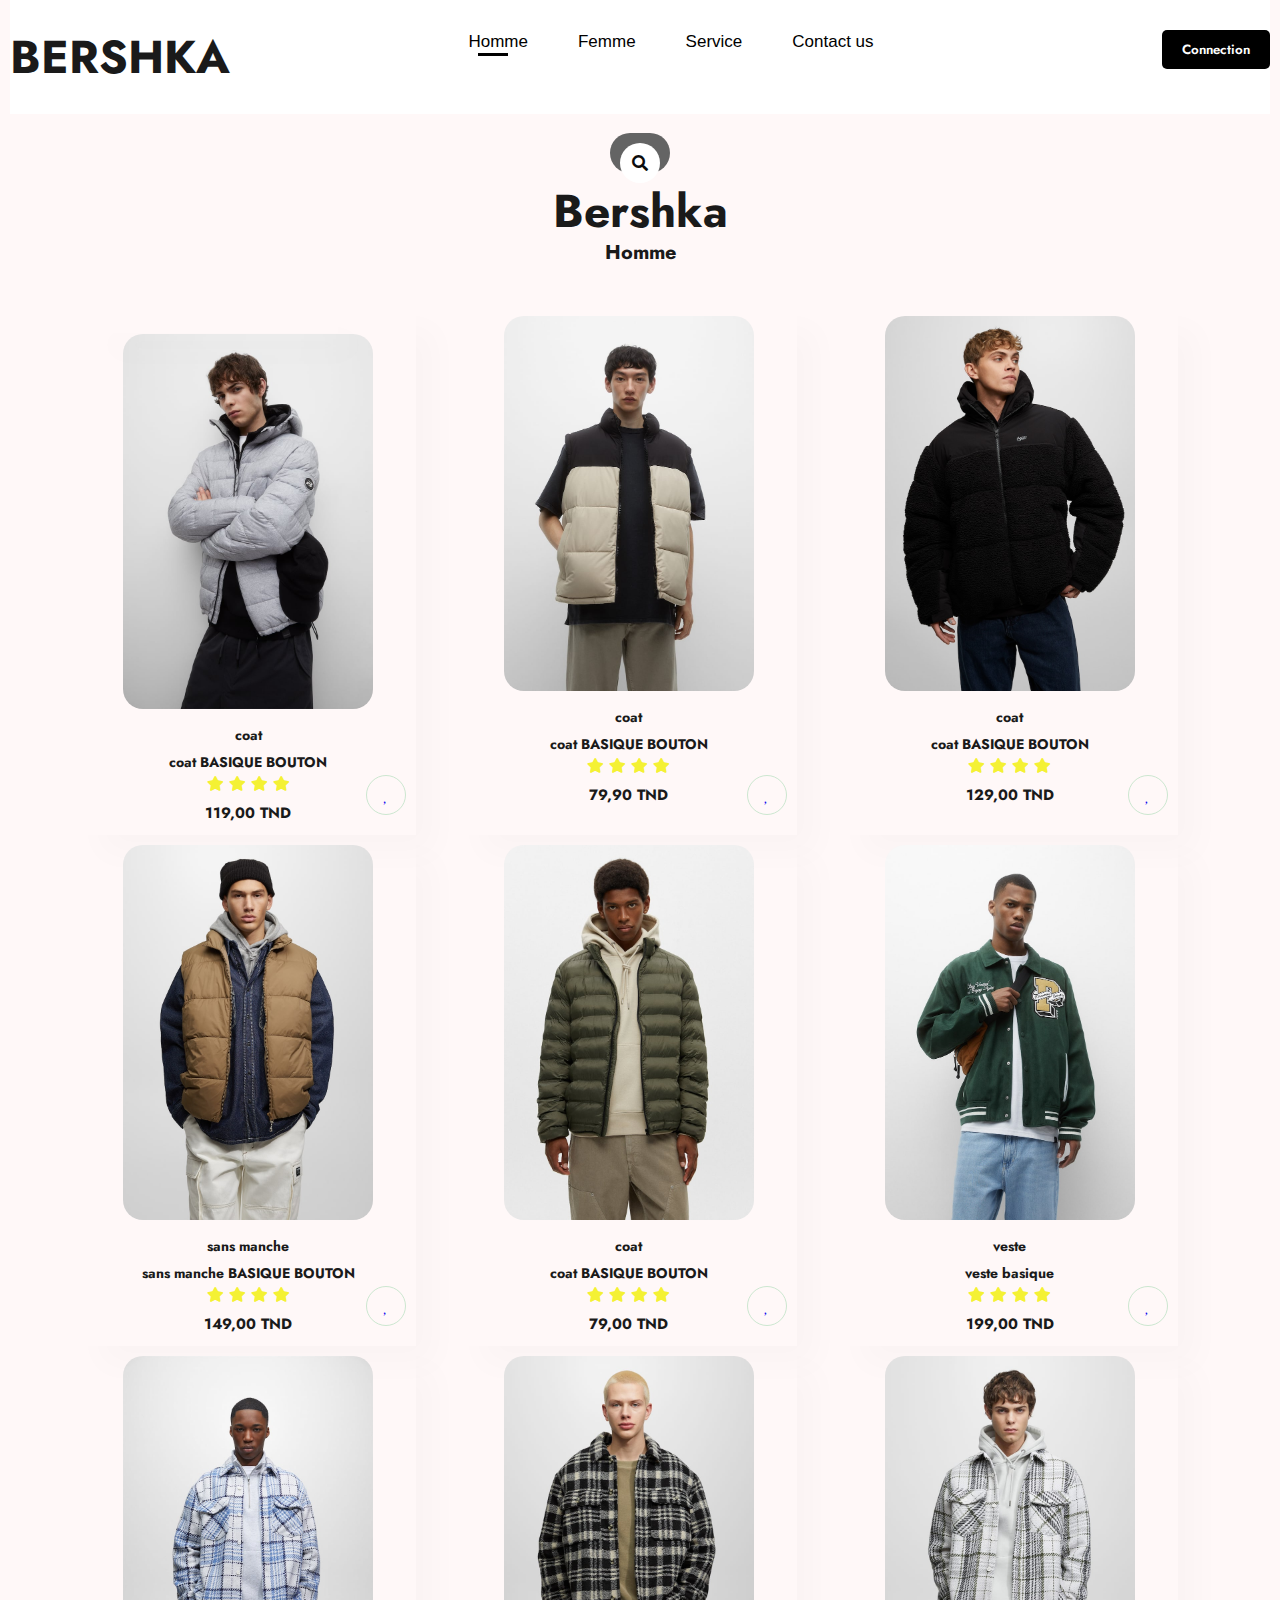
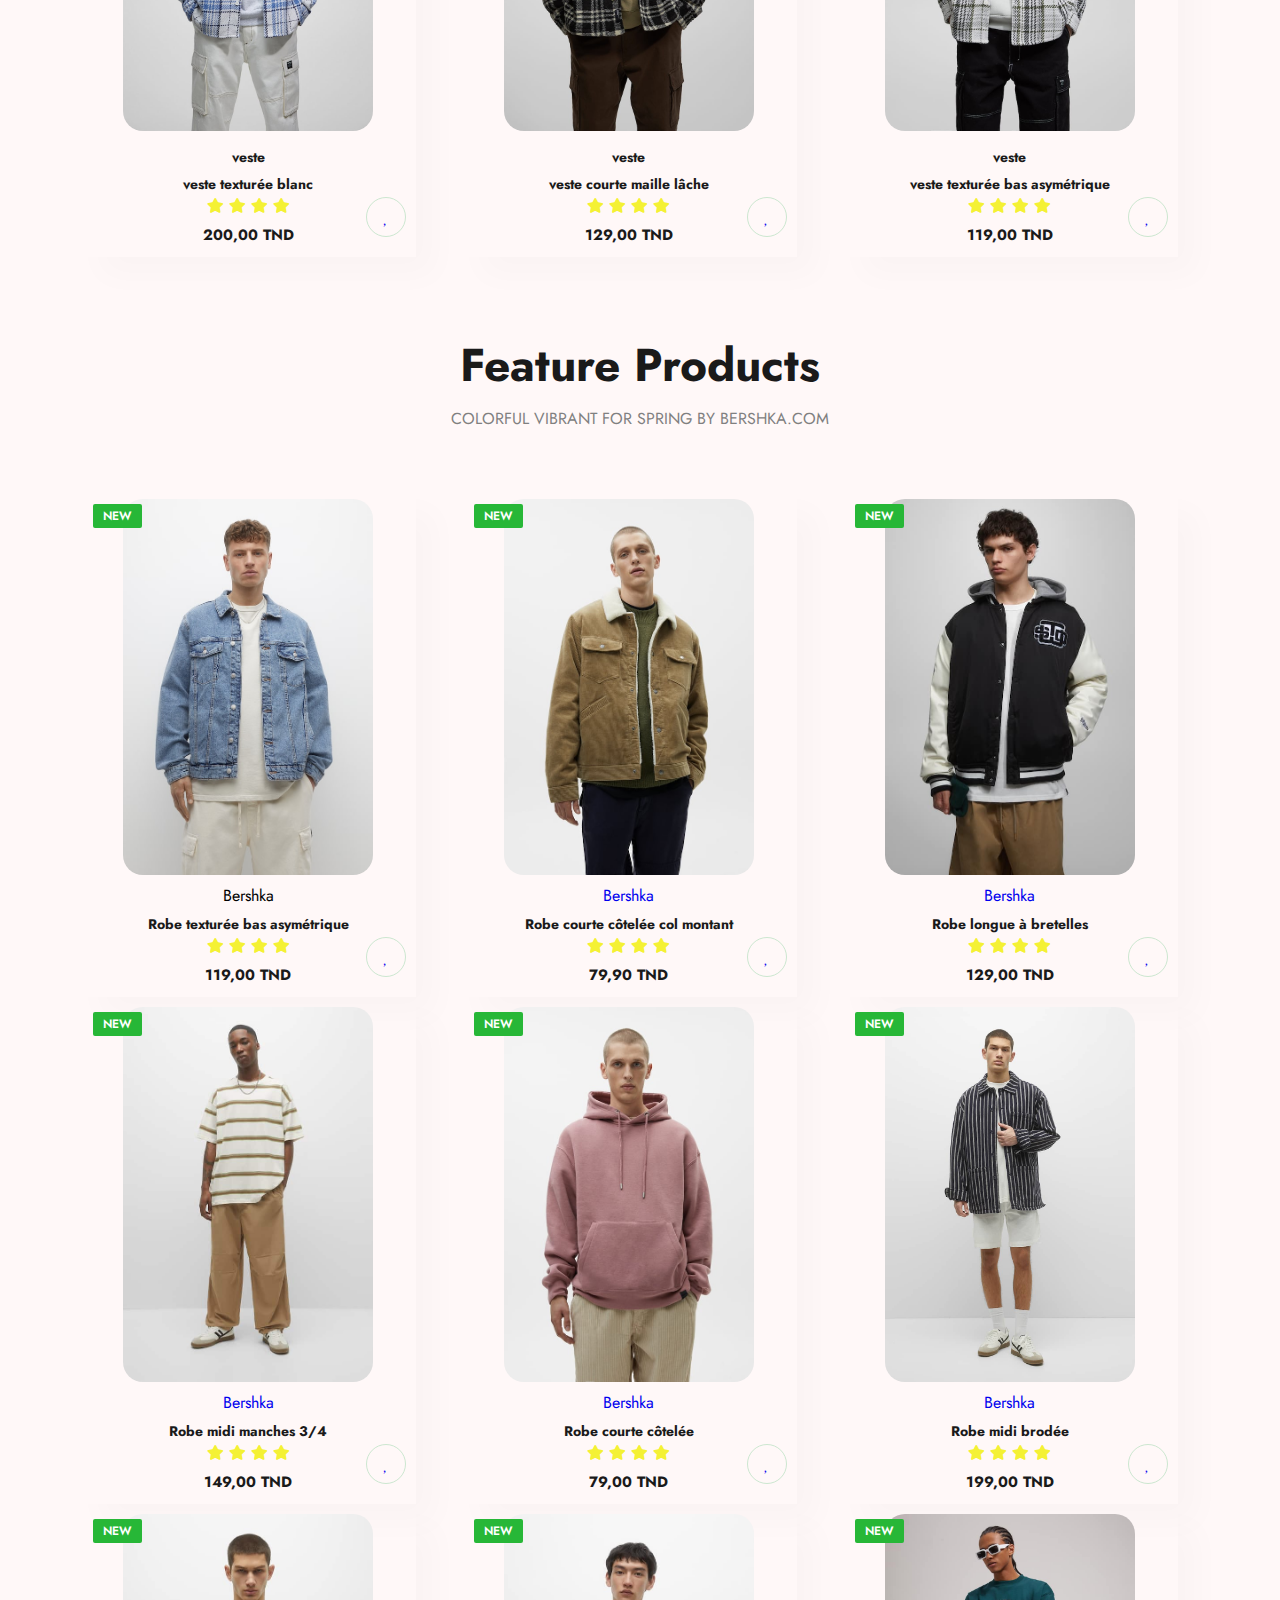
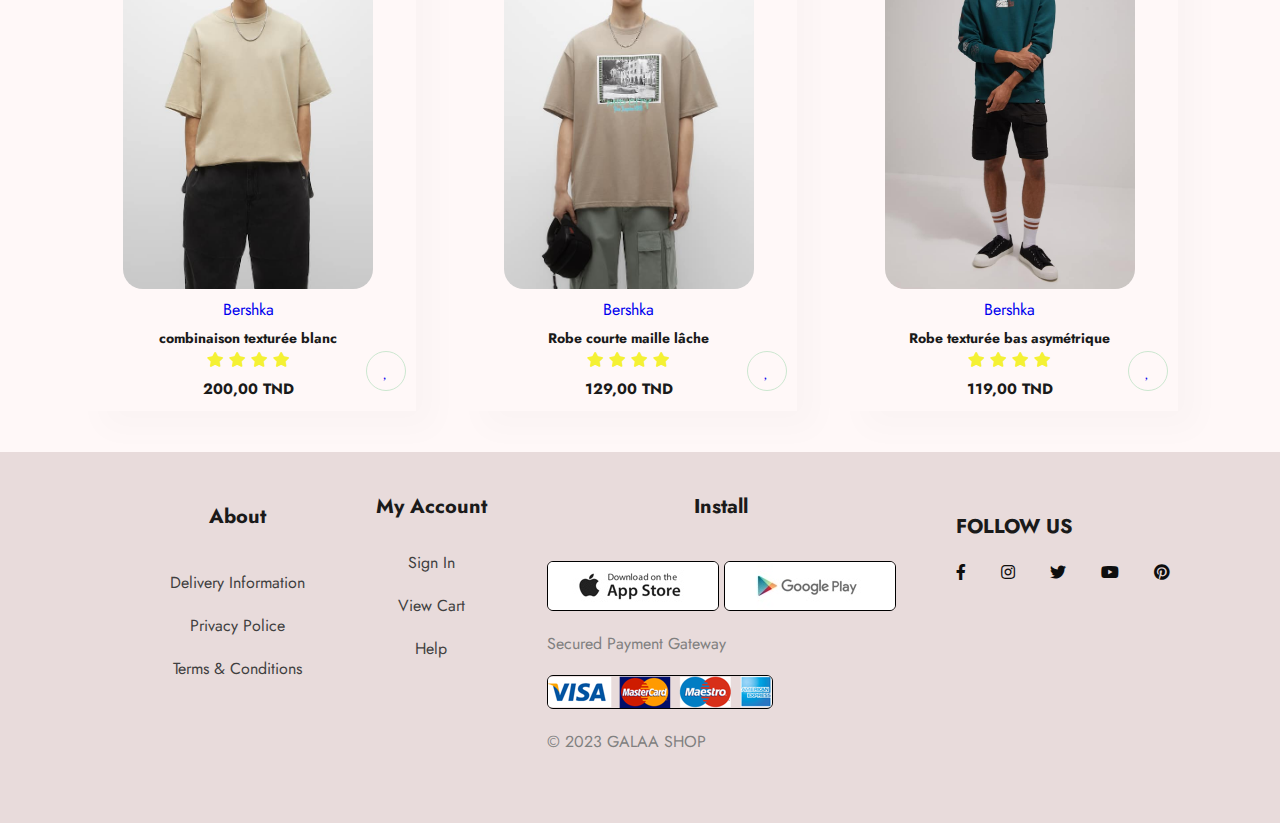
<file: webproject/bershkah.html>
<!DOCTYPE html>
<!DOCTYPE html>
<html lang="en">
<head>
    <meta charset="UTF-8">
    <meta http-equiv="X-UA-Compatible" content="IE=edge">
    <meta name="viewport" content="width=device-width, initial-scale=1.0">
    <title> bershka/femme </title>
      <!--css link-->
      <link rel="stylesheet" href="style.css">
      <link rel="stylesheet" href="style2.css">
      <link rel="stylesheet" href="style3.css">
      <link rel="stylesheet" href="https://pro.fontawesome.com/releases/v5.10.0/css/all.css" />
    </head>
    <body>
<!--menu section--> 
<section class="menu">
    <div class="nav">
        <div class="logo"><h2>BERSHKA</h2></div>
       <ul>
          <li><a class="active" href="bershka1.html">Homme</a></li>
          <li><a href="bershkaf.html">Femme</a></li>
          <li><a href="#">Service</a></li>
          <li><a href="web_food/foodforyou/contact.html">Contact us</a></li>
          </ul>
          <div>
          
          
          <input class="signup" type="submit" value="Connection" name="Connection">
          </div>
  </div>
  </section>
  <section>
    <div class="search-box">
    
    <input class="search-txt" type=text name="" placeholder="Search">
    <a class="search-btn" href="#">
    <i class="fas fa-search"></i>
    </a>
    </div>
    </section>
<!--page one-->
   
  <!--homme section 1-->
  <section id="product1" class="section-p1" >            
    <h2>Bershka</h2>
    <h4> Homme </h4>
    <div class="pro-container"   >
        <div  class="pro">
            <div  class="pro" onclick="window.location.href='sproduct4.html';"></div>
            <img src="bershkah/1.jpg" alt="">  
            <div class="product-text">
               
            </div>
            <div  class="des">
                <h5>coat</h5>
                <h5>coat BASIQUE BOUTON</h5>
               
                    <div class="star">
                    <i class="fas fa-star"></i>
                    <i class="fas fa-star"></i>
                    <i class="fas fa-star"></i>
                    <i class="fas fa-star"></i>         
                     </div>
                    
                 <h4>119,00 TND</h4>
            </div>
            <a href="#"><i class="fal fa-heart heart"></i>
        </div>  
              
    <!--2-->
     <div  class="pro">
        <img src="bershkah/2.jpg" alt="">  
        <div class="product-text">
         
        </div>
        <div  class="des">
            <h5>coat</h5>
            <h5>coat BASIQUE BOUTON</h5>
            
                <div class="star">
                <i class="fas fa-star"></i>
                <i class="fas fa-star"></i>
                <i class="fas fa-star"></i>
                <i class="fas fa-star"></i>         
                 </div>
                
             <h4>79,90 TND</h4>
        </div>
        <a href="#"><i class="fal fa-heart heart"></i>         
       </div>
    
<!--3-->
<div  class="pro">
    <img src="bershkah/3.jpg" alt=""> 
    <div class="product-text">
       
    </div> 
    <div  class="des">
        <h5>coat</h5>
        <h5>coat BASIQUE BOUTON</h5>
        
            <div class="star">
            <i class="fas fa-star"></i>
            <i class="fas fa-star"></i>
            <i class="fas fa-star"></i>
            <i class="fas fa-star"></i>         
             </div>
            
         <h4>129,00 TND</h4>
    </div>
    <a href="#"><i class="fal fa-heart heart"></i>
</div>  

<!--4-->
<div  class="pro">
<img src="bershkah/4.jpg" alt="">  
<div class="product-text">
   
</div>
<div  class="des">
    <h5>sans manche</h5>
    <h5>sans manche BASIQUE BOUTON</h5>
  
        <div class="star">
        <i class="fas fa-star"></i>
        <i class="fas fa-star"></i>
        <i class="fas fa-star"></i>
        <i class="fas fa-star"></i>         
         </div>
        
     <h4>149,00 TND</h4>
</div>
<a href="#"><i class="fal fa-heart heart"></i>
</div>  
<!--5-->
<div  class="pro">
<img src="bershkah/5.jpg" alt=""> 
<div class="product-text">

</div> 
<div  class="des">
    <h5>coat</h5>
    <h5>coat BASIQUE BOUTON</h5>
    

        <div class="star">
        <i class="fas fa-star"></i>
        <i class="fas fa-star"></i>
        <i class="fas fa-star"></i>
        <i class="fas fa-star"></i>         
         </div>
        
     <h4>79,00 TND</h4>
</div>
<a href="#"><i class="fal fa-heart heart"></i>
</div>  
<!--6-->  

<div  class="pro">
<img src="bershkah/6.jpg" alt=""> 
<div class="product-text">
   
</div> 
<div  class="des">
    <h5>veste</h5>
    <h5>veste basique</h5>
        <div class="star">
        <i class="fas fa-star"></i>
        <i class="fas fa-star"></i>
        <i class="fas fa-star"></i>
        <i class="fas fa-star"></i>         
         </div>
        
     <h4>199,00 TND</h4>
</div>
<a href="#"><i class="fal fa-heart heart"></i>
</div>  
<!--7-->  

<div  class="pro">
<img src="bershkah/7.jpg" alt="">
<div class="product-text">
  
</div>  
<div  class="des">
    <h5>veste</h5>
    <h5>veste texturée blanc</h5>
        <div class="star">
        <i class="fas fa-star"></i>
        <i class="fas fa-star"></i>
        <i class="fas fa-star"></i>
        <i class="fas fa-star"></i>         
         </div>
        
     <h4>200,00 TND</h4>
</div>
<a href="#"><i class="fal fa-heart heart"></i>
</div>  
  
<!--8-->
<div  class="pro">
<img src="bershkah/8.jpg" alt=""> 
<div class="product-text">

</div> 
<div  class="des">
    <h5>veste</h5>
    <h5>veste courte maille lâche</h5>
        <div class="star">
        <i class="fas fa-star"></i>
        <i class="fas fa-star"></i>
        <i class="fas fa-star"></i>
        <i class="fas fa-star"></i>         
         </div>
        
     <h4>129,00 TND</h4>
</div>
<a href="#"><i class="fal fa-heart heart"></i>
</div>  
<!--9-->    

<div  class="pro">
<img src="bershkah/9.jpg" alt="">
<div class="product-text">
 
</div>  
<div  class="des">
    <h5>veste</h5>
    <h5>veste texturée bas asymétrique</h5>
        <div class="star">
        <i class="fas fa-star"></i>
        <i class="fas fa-star"></i>
        <i class="fas fa-star"></i>
        <i class="fas fa-star"></i>         
         </div>
        
     <h4>119,00 TND</h4>
</div>
<a href="#"><i class="fal fa-heart heart"></i>
</div>  
  


</div>
</section>

<!--features section-->
<section  id="product1" class="section-p1" ></a>
    <h2>Feature Products</h2>
    <p> COLORFUL VIBRANT FOR SPRING BY BERSHKA.COM </p>
    <div class="pro-container"   >
        <div  class="pro">
            <img src="zarah/1.jpg" alt="">  
            <div class="product-text">
                <h5>New</h5>
            </div>
            <div  class="des">
                <span>Bershka</span>
                <h5>Robe texturée bas asymétrique</h5>
                    <div class="star">
                    <i class="fas fa-star"></i>
                    <i class="fas fa-star"></i>
                    <i class="fas fa-star"></i>
                    <i class="fas fa-star"></i>         
                     </div>
                    
                 <h4>119,00 TND</h4>
            </div>
            <a href="#"><i class="fal fa-heart heart"></i>
        </div>  
              
    <!--2-->
     <div  class="pro">
        <img src="zarah/3.jpg" alt="">  
        <div class="product-text">
            <h5>New</h5>
        </div>
        <div  class="des">
            <span>Bershka</span>
            <h5>Robe courte côtelée col montant</h5>
                <div class="star">
                <i class="fas fa-star"></i>
                <i class="fas fa-star"></i>
                <i class="fas fa-star"></i>
                <i class="fas fa-star"></i>         
                 </div>
                
             <h4>79,90 TND</h4>
        </div>
        <a href="#"><i class="fal fa-heart heart"></i>         
       </div>
    
<!--3-->
<div  class="pro">
    <img src="zarah/2.jpg" alt=""> 
    <div class="product-text">
        <h5>New</h5>
    </div> 
    <div  class="des">
        <span>Bershka</span>
        <h5>Robe longue à bretelles</h5>
            <div class="star">
            <i class="fas fa-star"></i>
            <i class="fas fa-star"></i>
            <i class="fas fa-star"></i>
            <i class="fas fa-star"></i>         
             </div>
            
         <h4>129,00 TND</h4>
    </div>
    <a href="#"><i class="fal fa-heart heart"></i>
</div>  

<!--4-->
<div  class="pro">
<img src="zarah/6.jpg" alt="">  
<div class="product-text">
    <h5>New</h5>
</div>
<div  class="des">
    <span>Bershka</span>
    <h5>Robe midi manches 3/4</h5>
        <div class="star">
        <i class="fas fa-star"></i>
        <i class="fas fa-star"></i>
        <i class="fas fa-star"></i>
        <i class="fas fa-star"></i>         
         </div>
        
     <h4>149,00 TND</h4>
</div>
<a href="#"><i class="fal fa-heart heart"></i>
</div>  
<!--5-->
<div  class="pro">
<img src="zarah/9.jpg" alt=""> 
<div class="product-text">
    <h5>New</h5>
</div> 
<div  class="des">
    <span>Bershka</span>
    <h5>Robe courte côtelée</h5>
        <div class="star">
        <i class="fas fa-star"></i>
        <i class="fas fa-star"></i>
        <i class="fas fa-star"></i>
        <i class="fas fa-star"></i>         
         </div>
        
     <h4>79,00 TND</h4>
</div>
<a href="#"><i class="fal fa-heart heart"></i>
</div>  


<div  class="pro">
<img src="zarah/8.jpg" alt=""> 
<div class="product-text">
    <h5>New</h5>
</div> 
<div  class="des">
    <span>Bershka</span>
    <h5>Robe midi brodée</h5>
        <div class="star">
        <i class="fas fa-star"></i>
        <i class="fas fa-star"></i>
        <i class="fas fa-star"></i>
        <i class="fas fa-star"></i>         
         </div>
        
     <h4>199,00 TND</h4>
</div>
<a href="#"><i class="fal fa-heart heart"></i>
</div>  

<!--7-->

<div  class="pro">
<img src="zarah/4.jpg" alt="">
<div class="product-text">
    <h5>New</h5>
</div>  
<div  class="des">
    <span>Bershka</span>
    <h5>combinaison texturée blanc</h5>
        <div class="star">
        <i class="fas fa-star"></i>
        <i class="fas fa-star"></i>
        <i class="fas fa-star"></i>
        <i class="fas fa-star"></i>         
         </div>
        
     <h4>200,00 TND</h4>
</div>
<a href="#"><i class="fal fa-heart heart"></i>
</div>  
  
<!--8-->
<div  class="pro">
<img src="zarah/5.jpg" alt=""> 
<div class="product-text">
    <h5>New</h5>
</div> 
<div  class="des">
    <span>Bershka</span>
    <h5>Robe courte maille lâche</h5>
        <div class="star">
        <i class="fas fa-star"></i>
        <i class="fas fa-star"></i>
        <i class="fas fa-star"></i>
        <i class="fas fa-star"></i>         
         </div>
        
     <h4>129,00 TND</h4>
</div>
<a href="#"><i class="fal fa-heart heart"></i>
</div>  



<div  class="pro">
<img src="bershkah/short1.jpg" alt="">
<div class="product-text">
    <h5>New</h5>
</div>  
<div  class="des">
    <span>Bershka</span>
    <h5>Robe texturée bas asymétrique</h5>
        <div class="star">
        <i class="fas fa-star"></i>
        <i class="fas fa-star"></i>
        <i class="fas fa-star"></i>
        <i class="fas fa-star"></i>         
         </div>
        
     <h4>119,00 TND</h4>
</div>
<a href="#"><i class="fal fa-heart heart"></i>
</div>  
  
</div>
</section> 

<!--footer section--> 
<footer class="section-p1"              >
    <div   class="col"         >
        <!--
        <img src="Bershka/logo.PNG">-->
    



    </div>
    <div  class="col"   >
        <h4>About</h4>
        <a href="#"> Delivery Information</a>
        <a href="#">    Privacy Police</a>
        <a href="#"> Terms & Conditions </a>
        
        


    </div>
    <div  class="col"   >
        <h4>My Account</h4>
        <a href="#"> Sign In</a>
        <a href="#"> View Cart</a>
        <a href="#">Help</a>
      
        


    </div>
 <div  class="col install"         >
    <h4>Install</h4>
   
<div class="row"    >
    <img src="Bershkaa/app.jpg">
    <img src="Bershkaa/pl&y.jpg">
    <p>Secured Payment Gateway</p>
    <img src="Bershkaa/payyy.png">
    <p>© 2023 GALAA SHOP</p>
</div>

 </div>
 <div  class="follow"      > 
    <h4> FOLLOW US</h4>
    <div  class="icon"        >
    <i  class="fab fa-facebook-f"></i>
    <i  class="fab fa-instagram"></i>
    <i  class="fab fa-twitter"></i>
    <i  class="fab fa-youtube"></i>
    <i  class="fab fa-pinterest"></i>
    

    </div>
</div>
</footer>
 
<script src="java.js"></script>
</body>
</html>
</file>
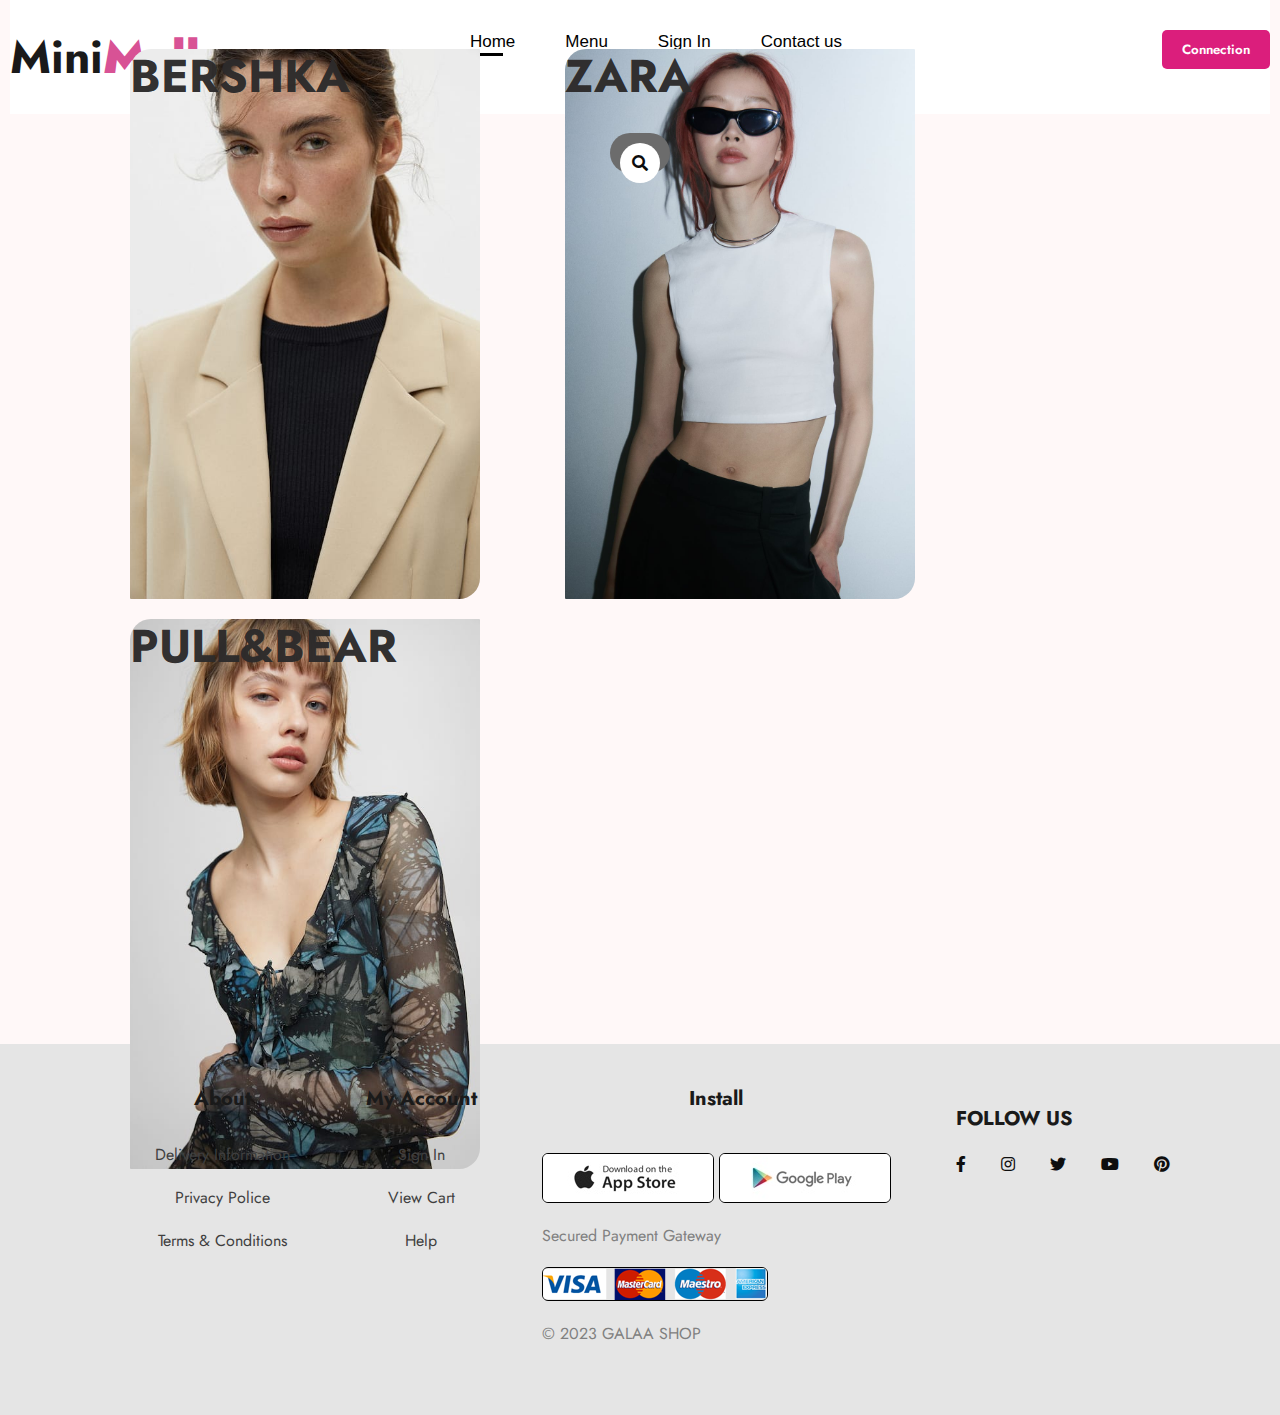
<file: webproject/Home.html>
<!DOCTYPE html>
<html lang="en">
<head>
    <meta charset="UTF-8">
    <meta http-equiv="X-UA-Compatible" content="IE=edge">
    <meta name="viewport" content="width=device-width, initial-scale=1.0">
    <title> clothes food and everything you need </title>
      <!--css link-->
      <link rel="stylesheet" href="style.css">
      <link rel="stylesheet" href="https://pro.fontawesome.com/releases/v5.10.0/css/all.css" /><!--to add icons -->
      <lin rel="shortcut icon" type="x-icon" href="icon1.PNG"></lin>
</head>
<body>
   <!--menu section--> 
   <section class="menu">
    <div class="nav">
       <div class="logo"><h2>Mini<b>Mall</b></h2></div>
       <ul>
          <li><a class="active" href="index.html">Home</a></li>
          <li><a href="#">Menu</a></li>
          <li><a href="web_food/foodforyou/signin.html">Sign In</a></li>
          <li><a href="web_food/foodforyou/contact.html">Contact us</a></li>
          </ul>
          <div>
          
          
          <input class="signup" type="submit" value="Connection" name="Connection">
          </div>
  </div>
  </section>
  <section>
    <div class="search-box">
    
    <input class="search-txt" type=text name="" placeholder="Search">
    <a class="search-btn" href="#">
    <i class="fas fa-search"></i>
    </a>
    </div>
    </section>
   
  
    

 
<!--pageloua section--> 
<div class="row1">  
  
    <div class="col1">
        <div class="card card1">
            <h2><a href="bershka1.html" class="bershka">BERSHKA</a></h2>


        </div>
        <div class="card card2">
            <h2><a href="zara1.html" class="bershka">ZARA</a></h2>


        </div>
        <div class="card card3">
            <h2><a href="pullndbear1.html" class="bershka"> PULL&BEAR</a></h2>


        </div>
       
    </div>
</div> 









<!--footer section--> 
<footer class="section-p1"              >
    <div   class="col"         >
        <!--
        <img src="Bershka/logo.PNG">-->
    



    </div>
    <div  class="col"   >
        <h4>About</h4>
        <a href="#"> Delivery Information</a>
        <a href="#">    Privacy Police</a>
        <a href="#"> Terms & Conditions </a>
        
        


    </div>
    <div  class="col"   >
        <h4>My Account</h4>
        <a href="#"> Sign In</a>
        <a href="#"> View Cart</a>
        <a href="#">Help</a>
      
        


    </div>
 <div  class="col install"         >
    <h4>Install</h4>
   
<div class="row"    >
    <img src="Bershkaa/app.jpg">
    <img src="Bershkaa/pl&y.jpg">
    <p>Secured Payment Gateway</p>
    <img src="Bershkaa/payyy.png">
    <p>© 2023 GALAA SHOP</p>
</div>

 </div>
 <div  class="follow"      > 
    <h4> FOLLOW US</h4>
    <div  class="icon"        >
    <i  class="fab fa-facebook-f"></i>
    <i  class="fab fa-instagram"></i>
    <i  class="fab fa-twitter"></i>
    <i  class="fab fa-youtube"></i>
    <i  class="fab fa-pinterest"></i>
    

    </div>
</div>
</footer>
 
<script src="java.js"></script>









</body>
</html>
</file>
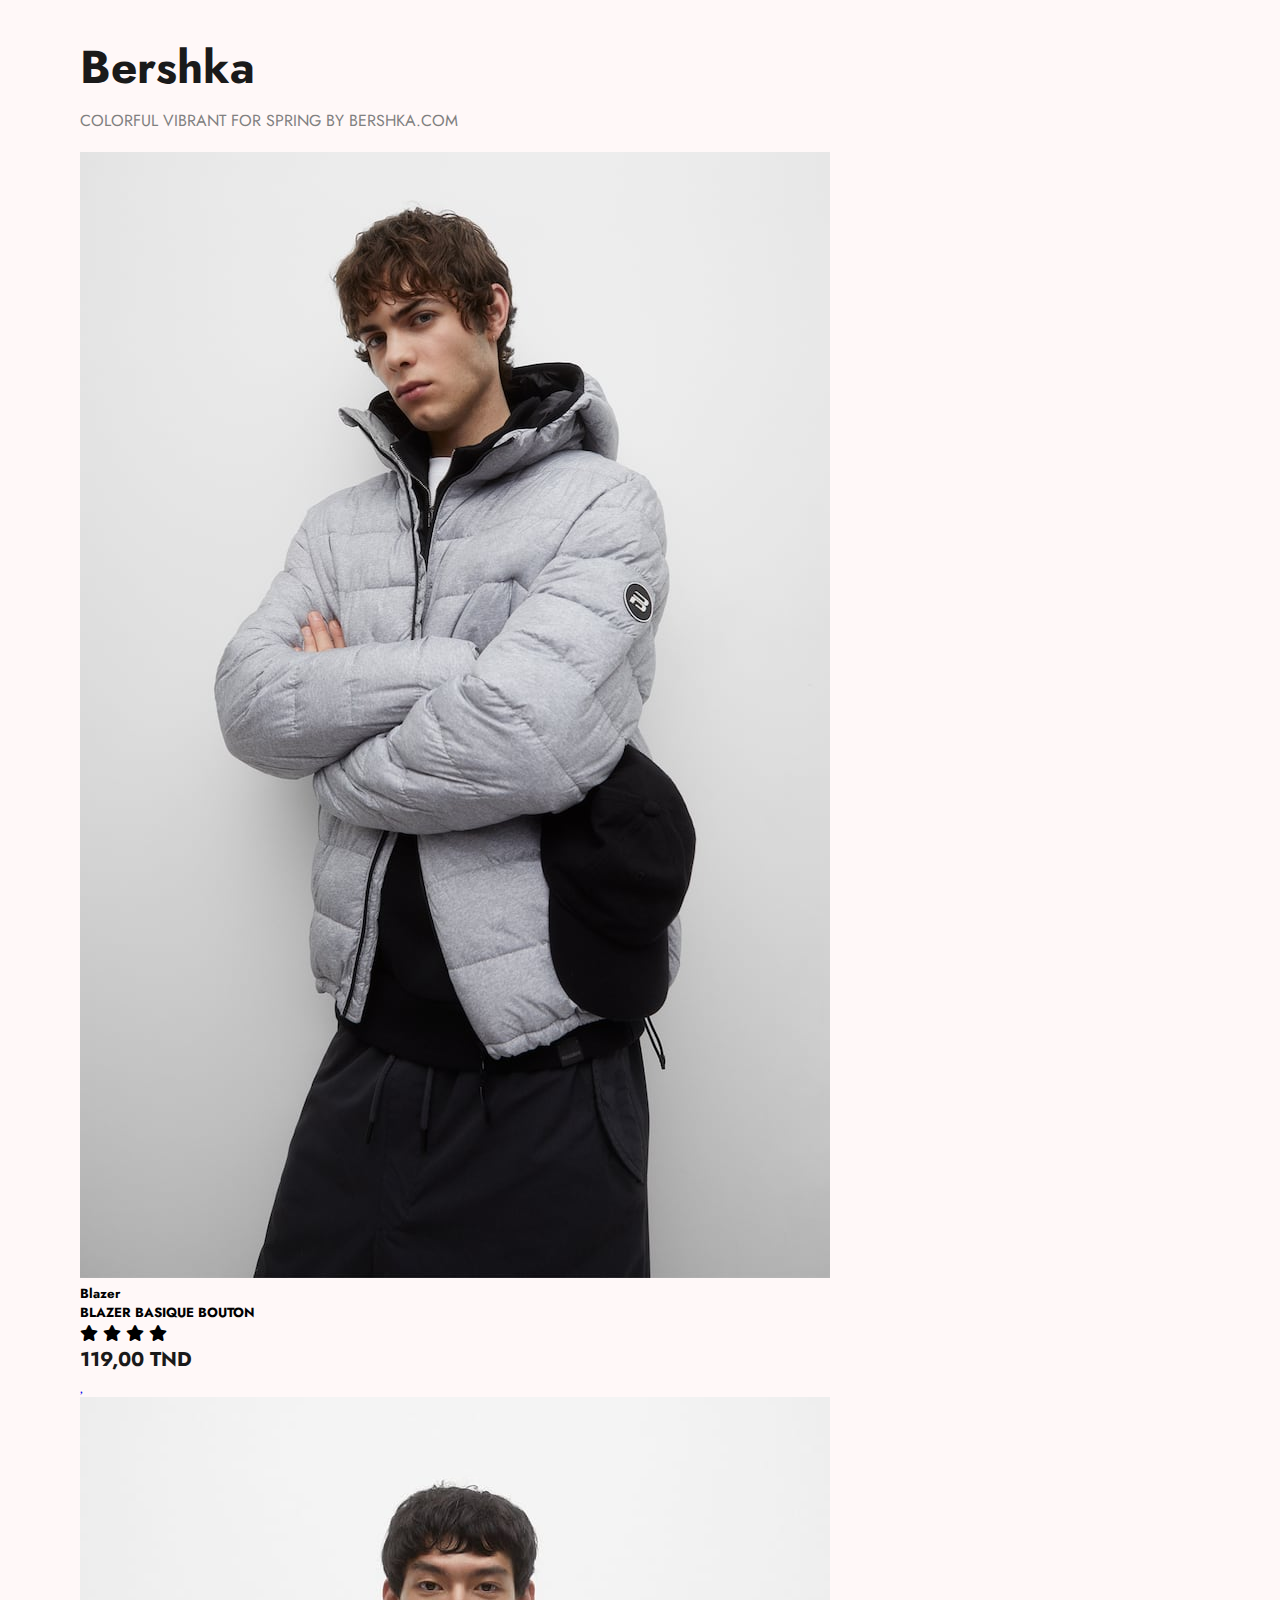
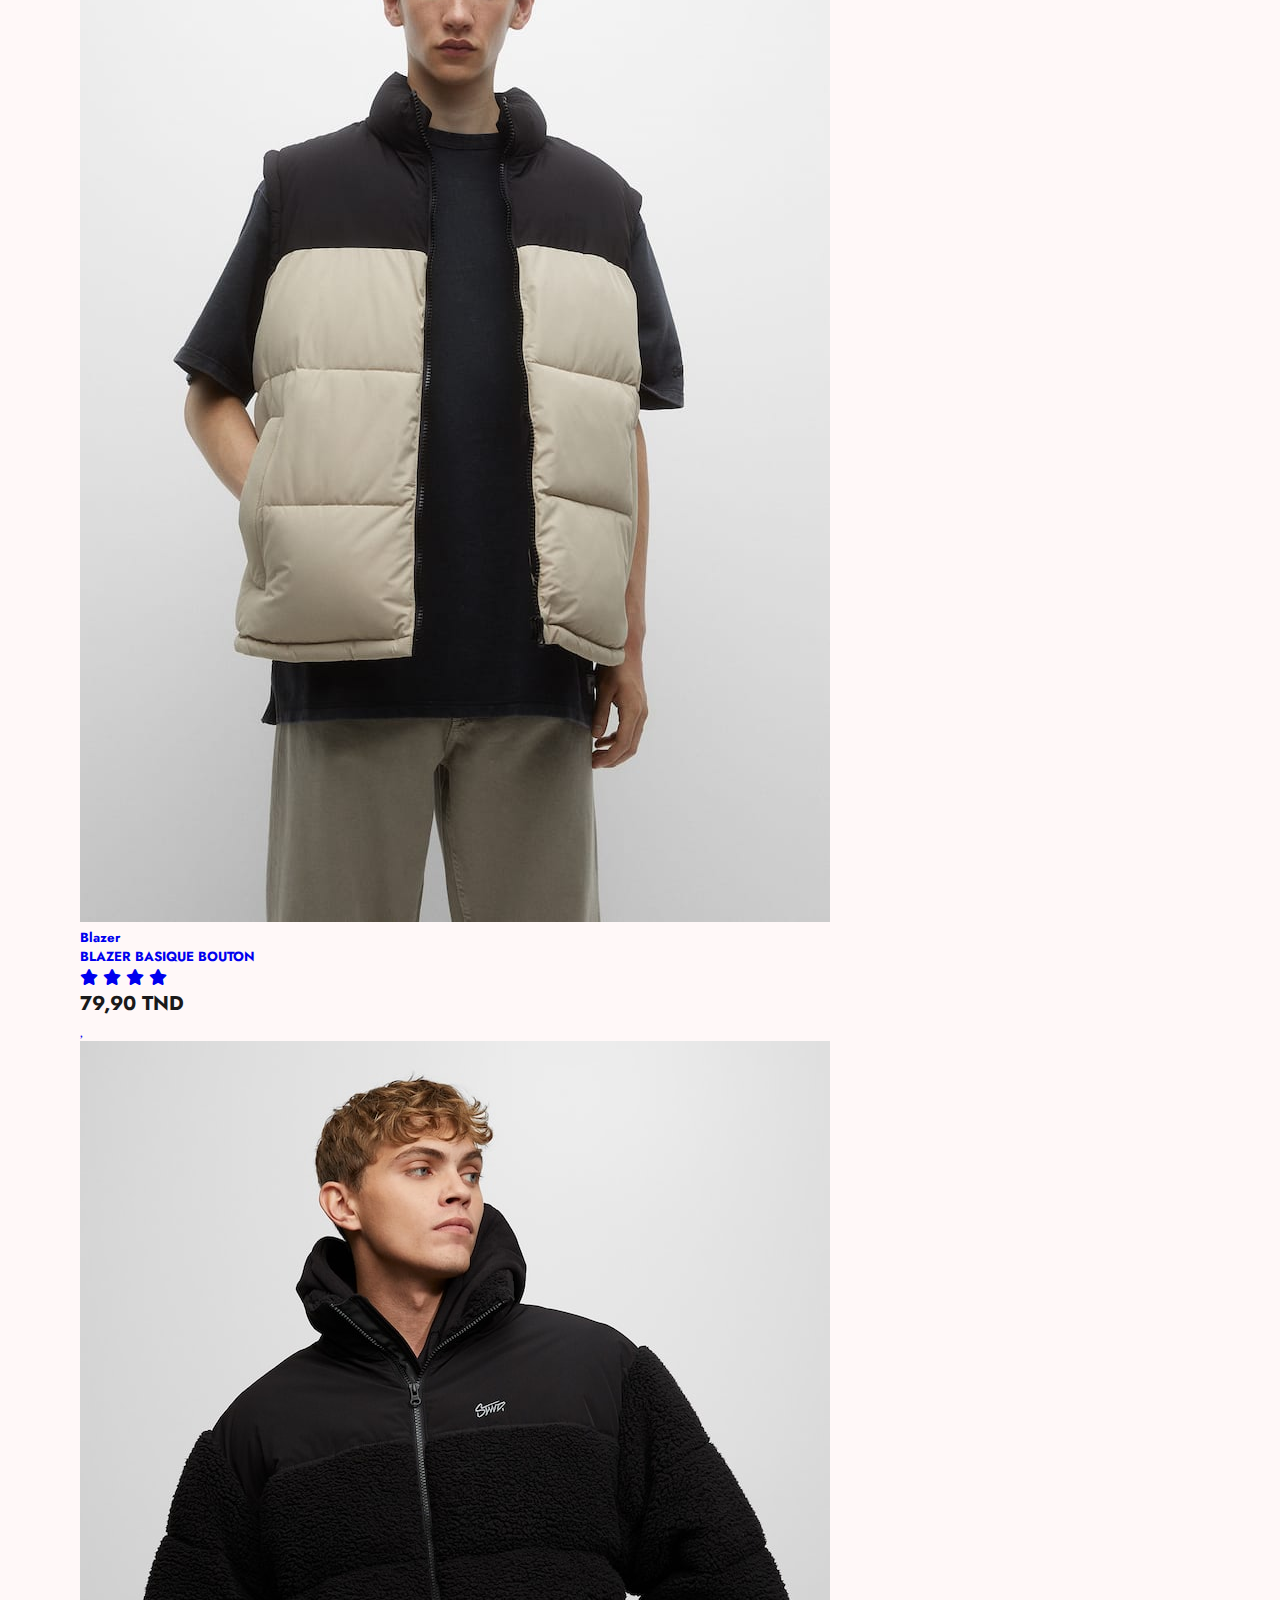
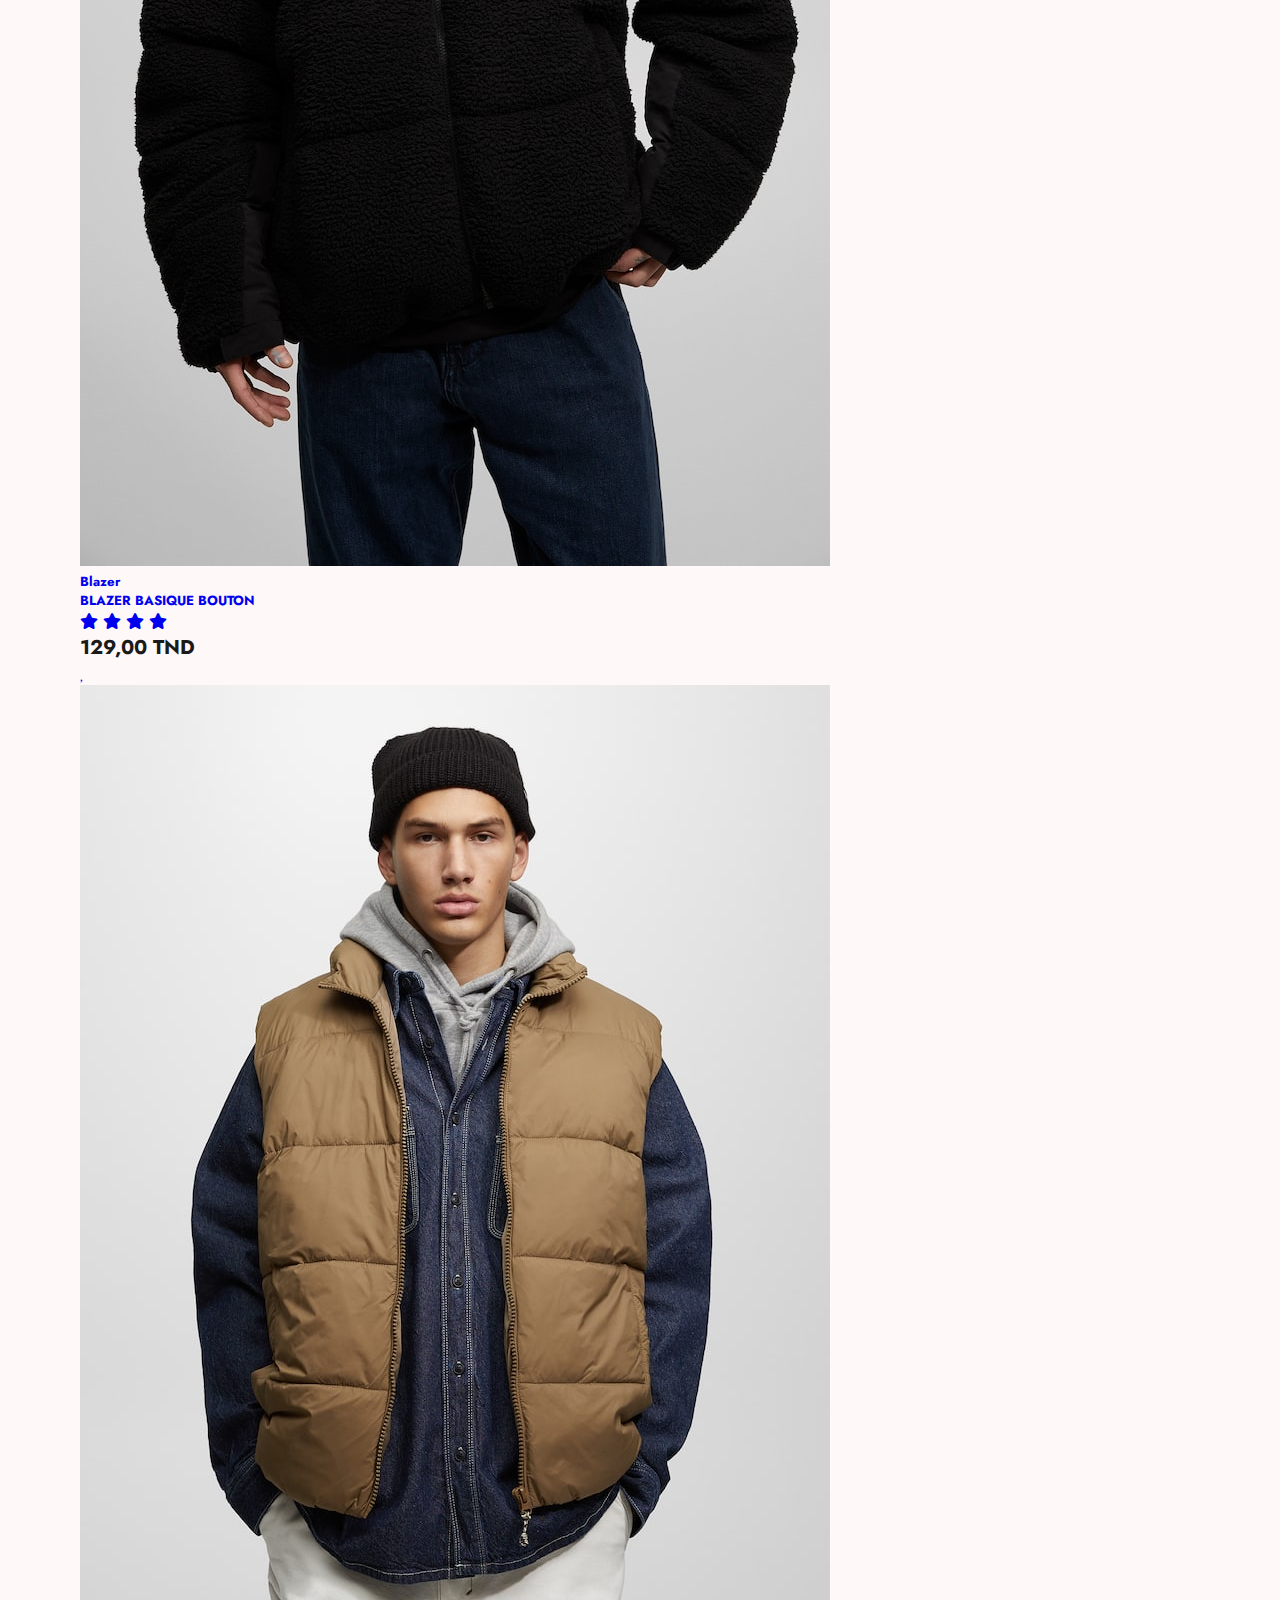
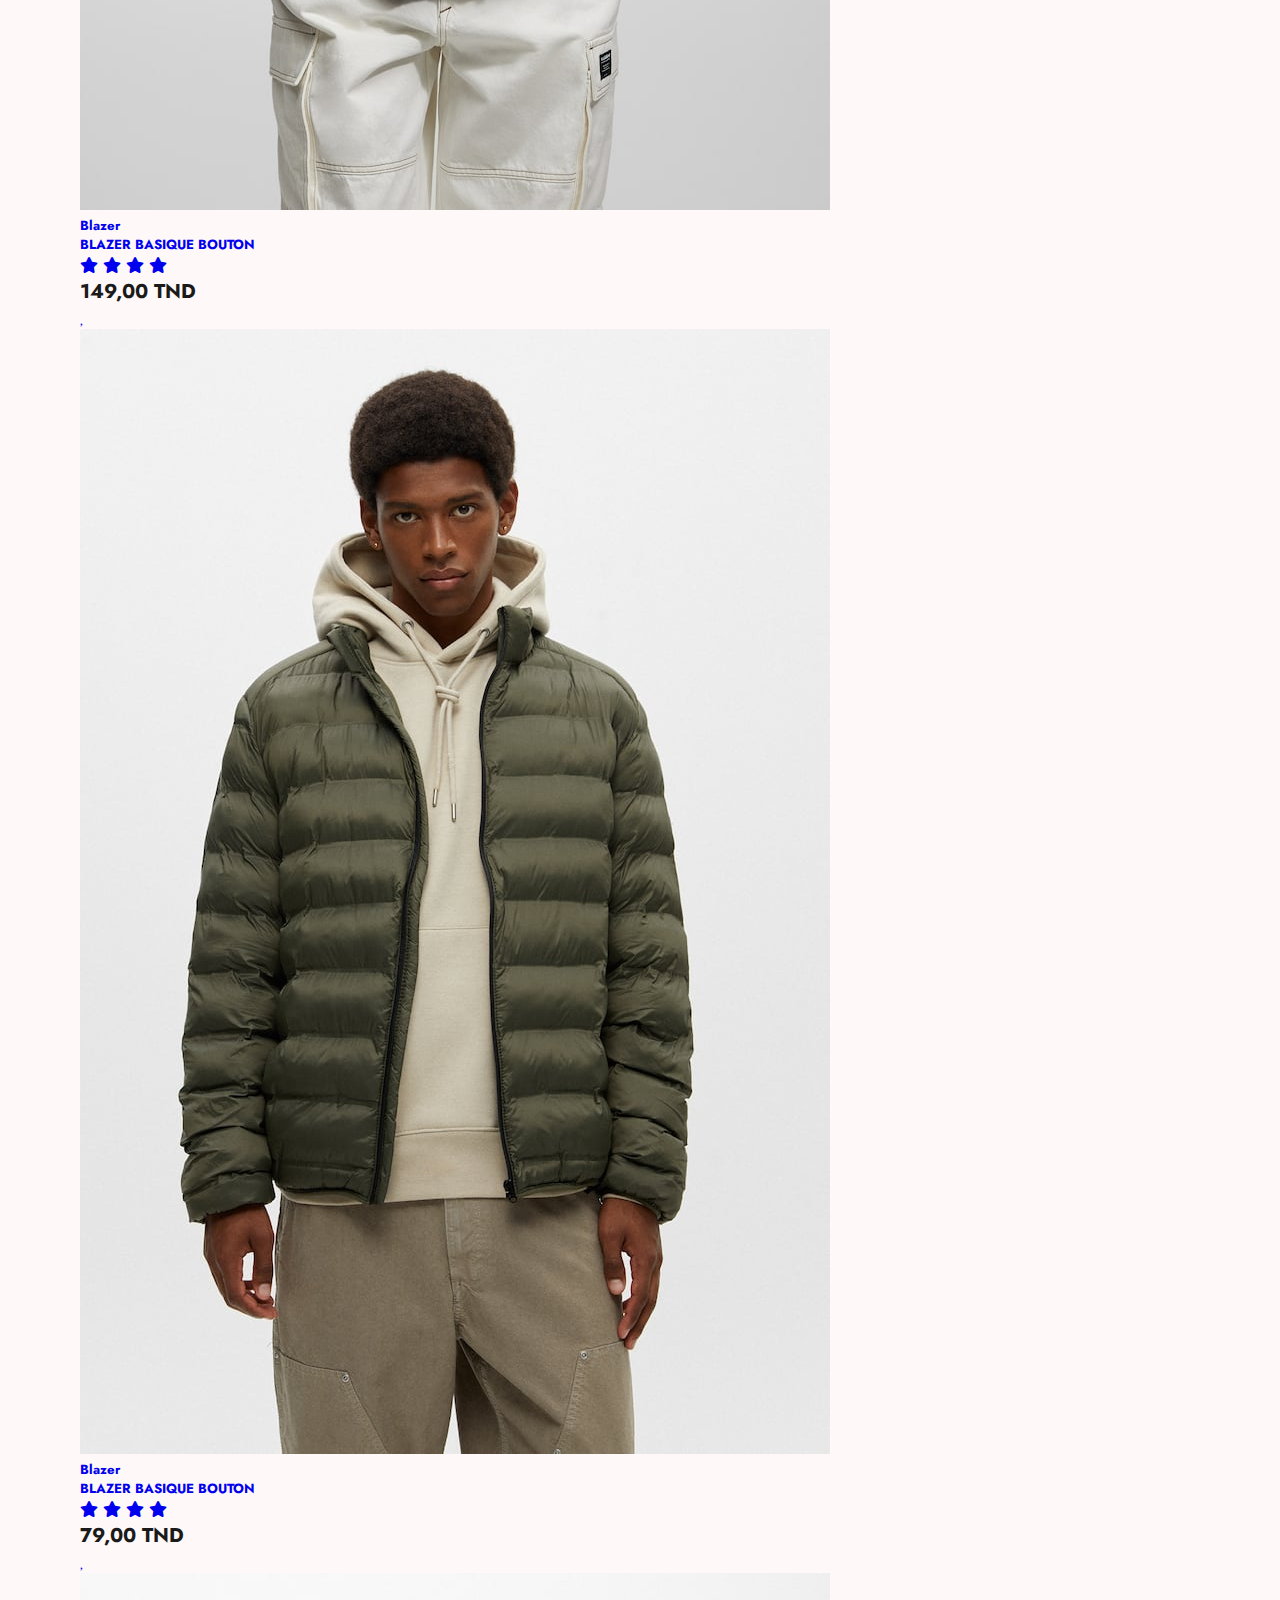
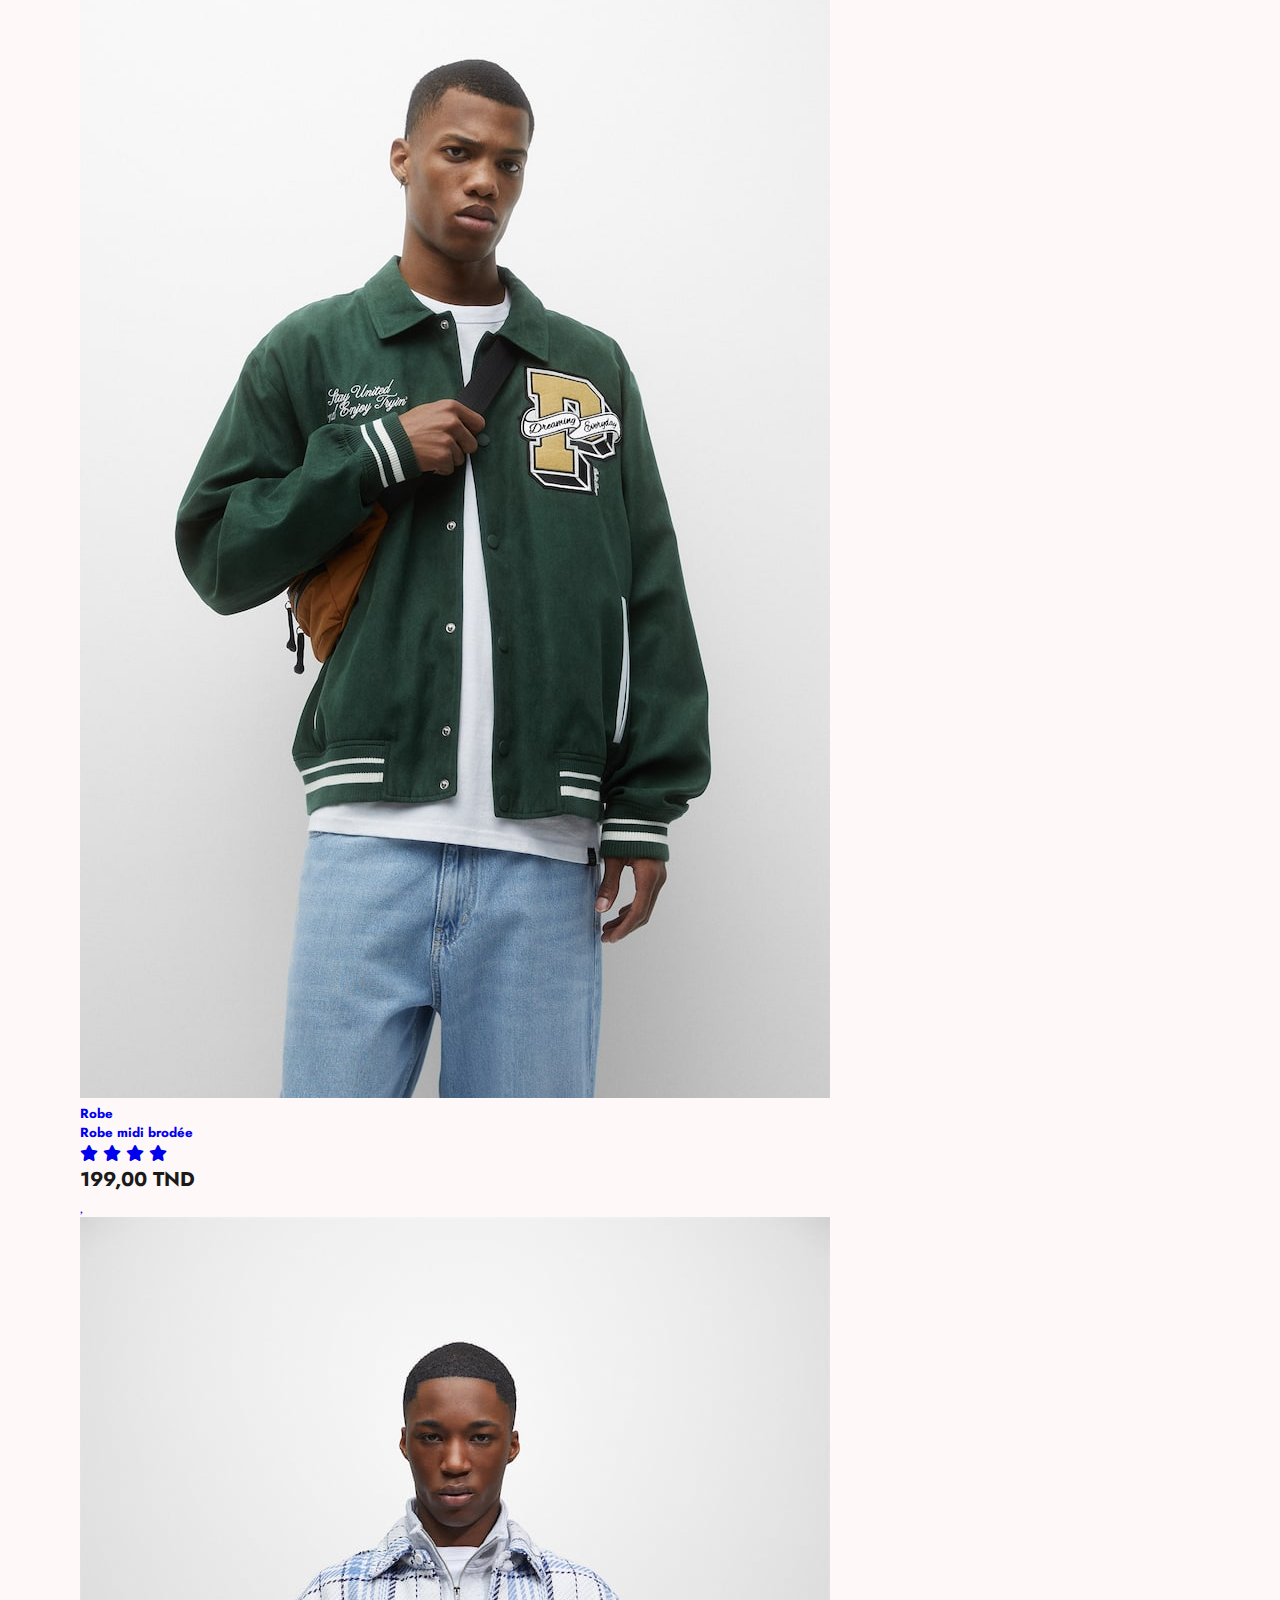
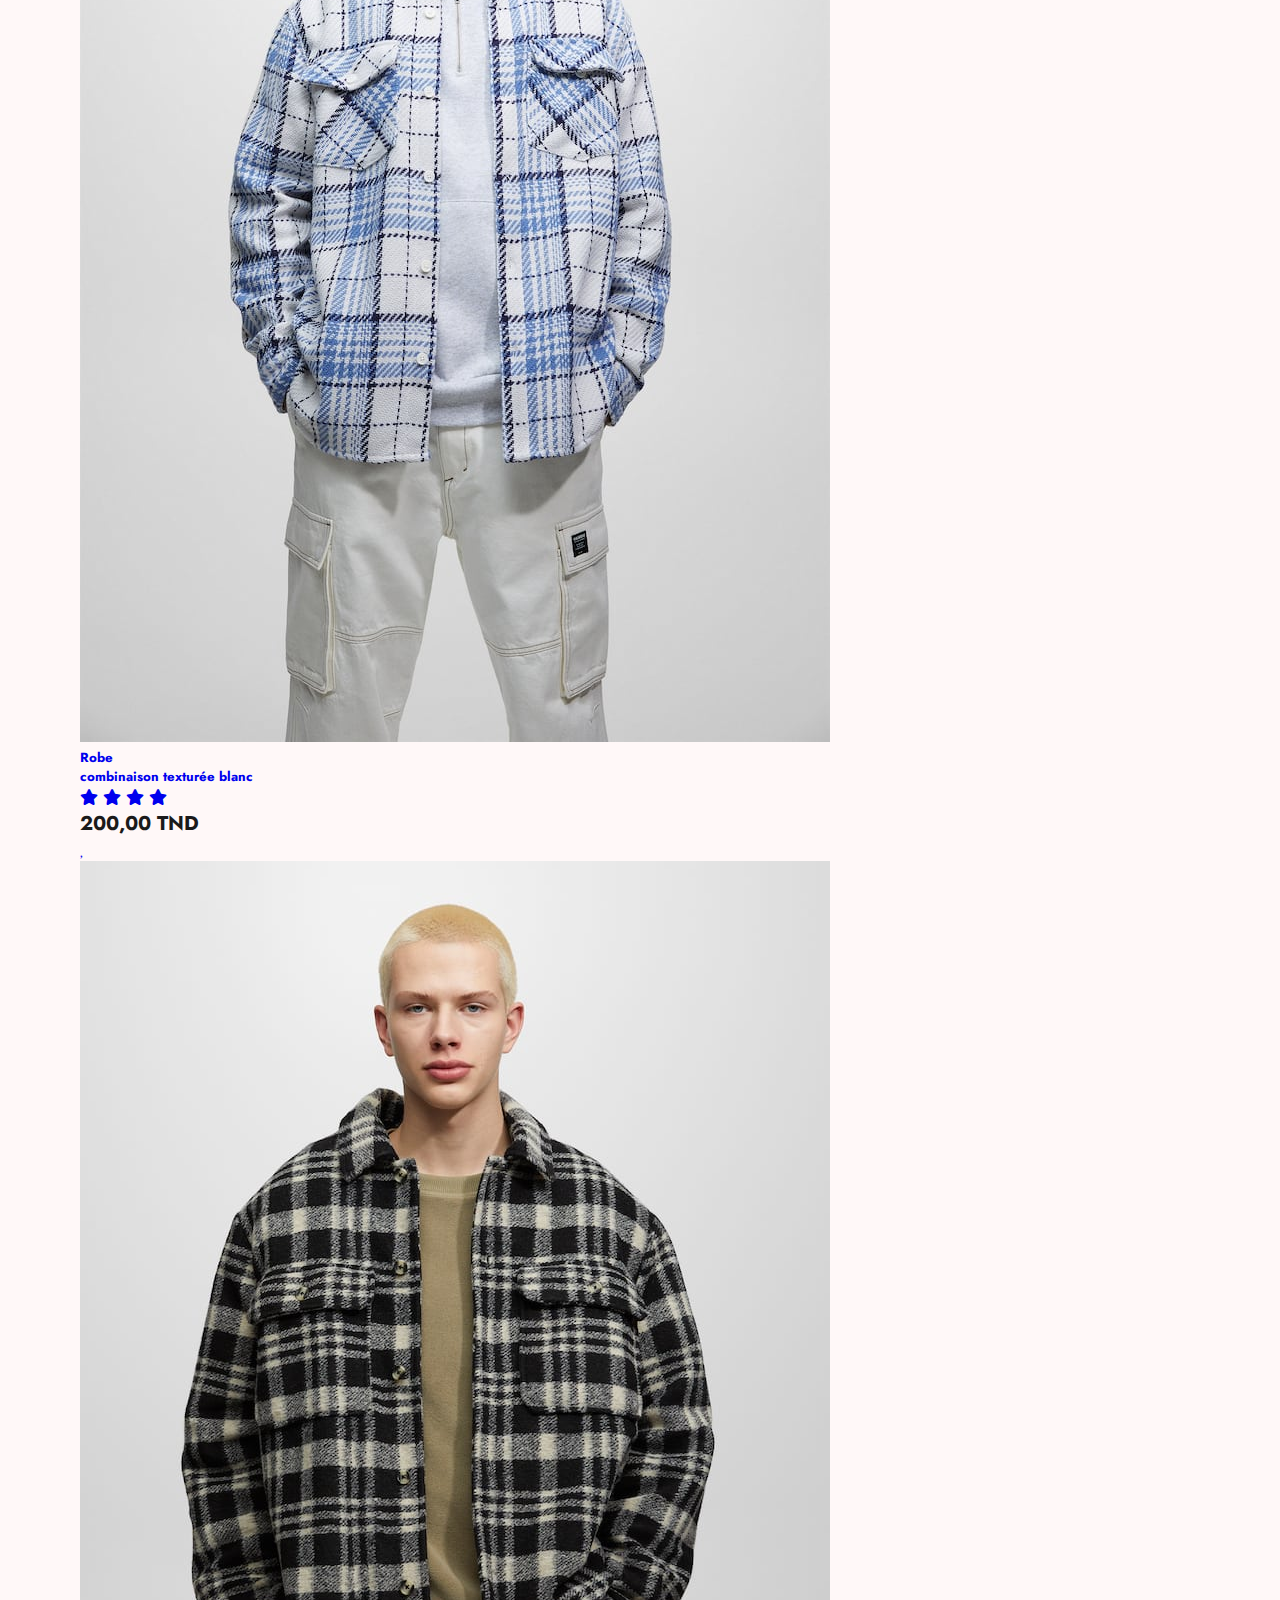
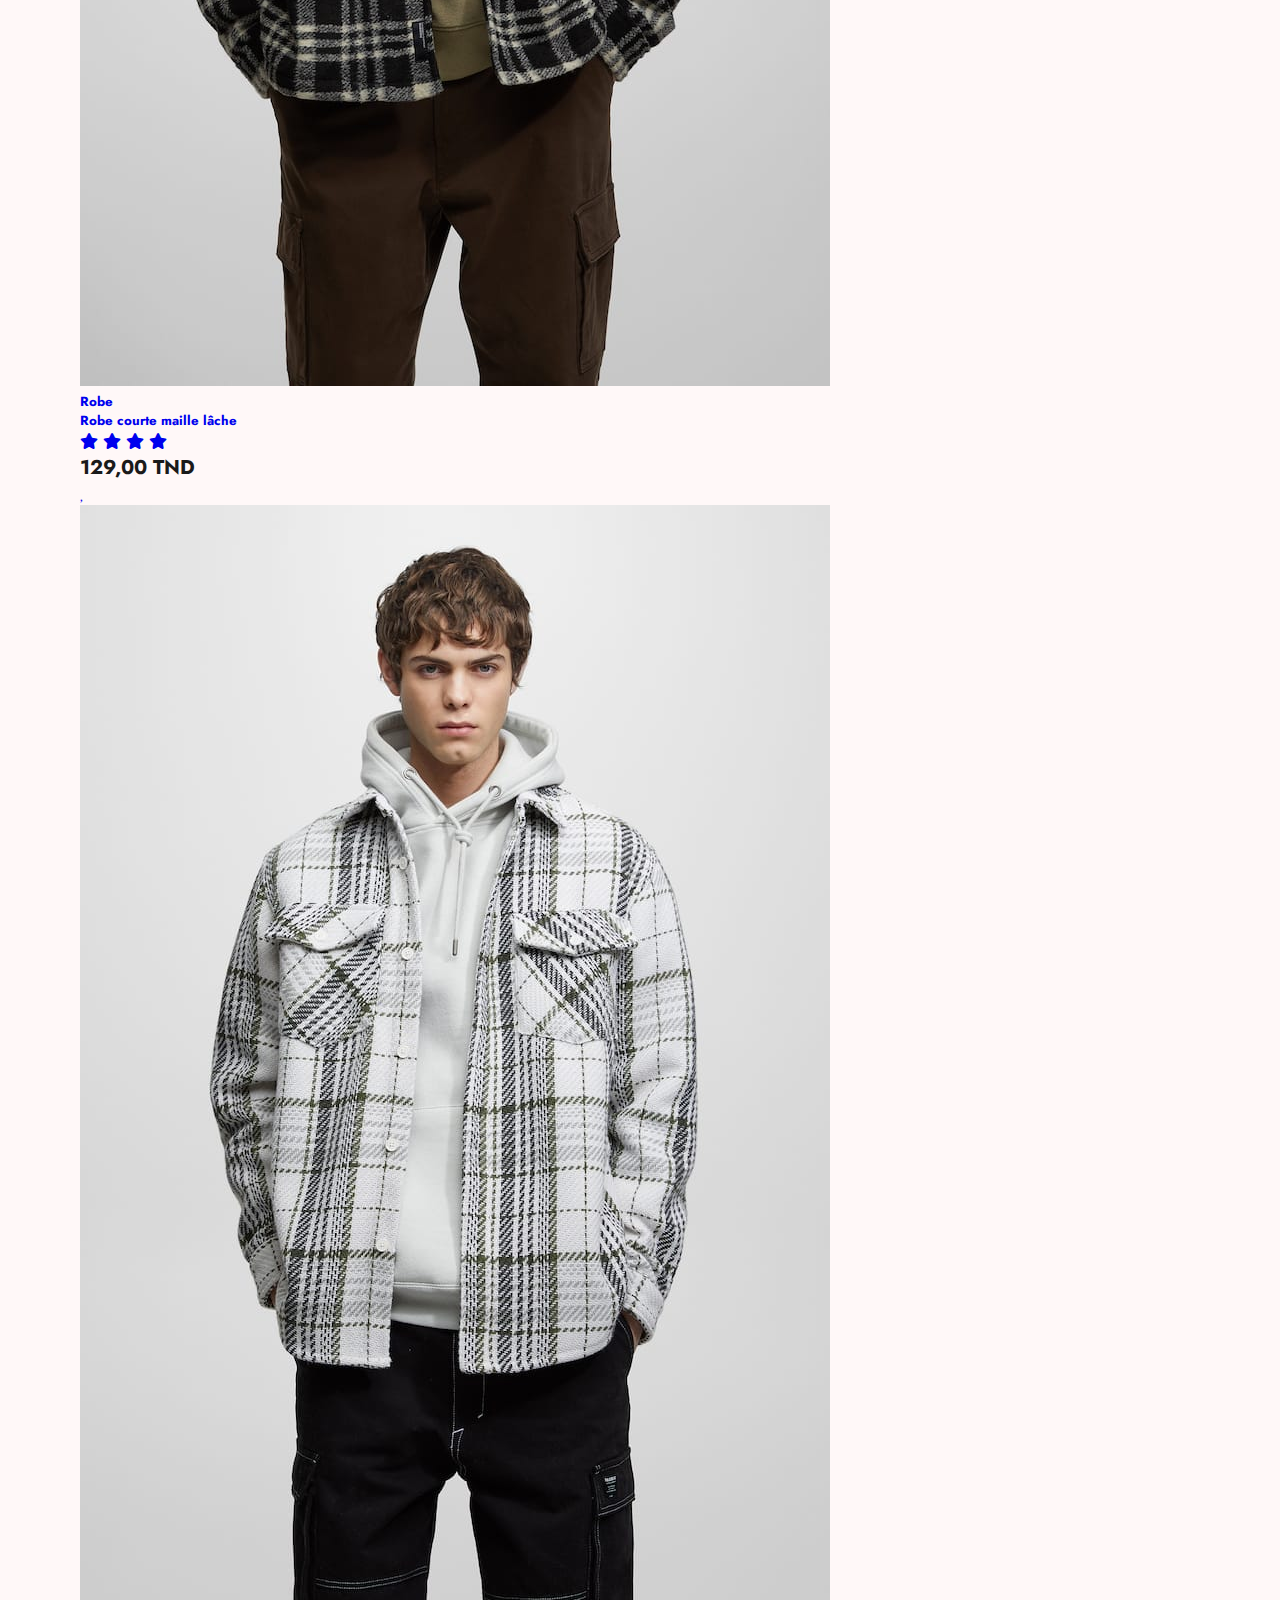
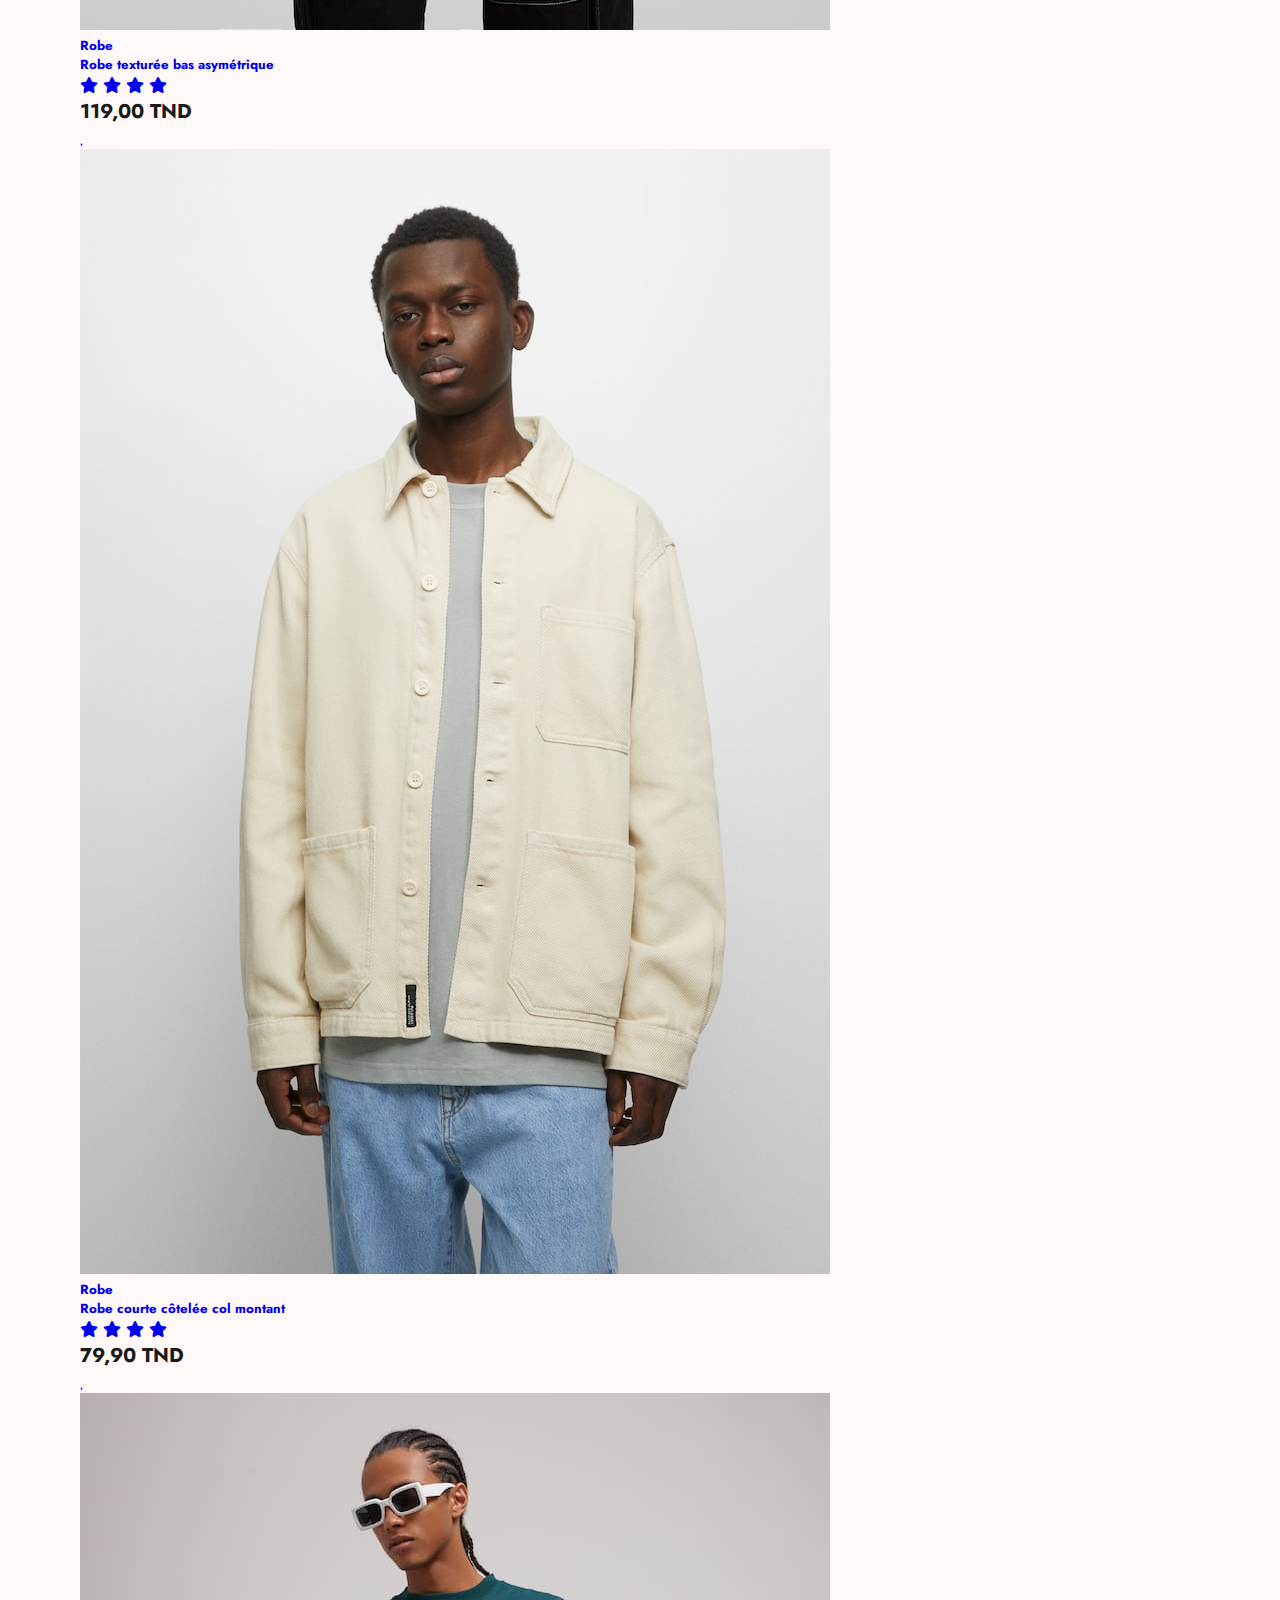
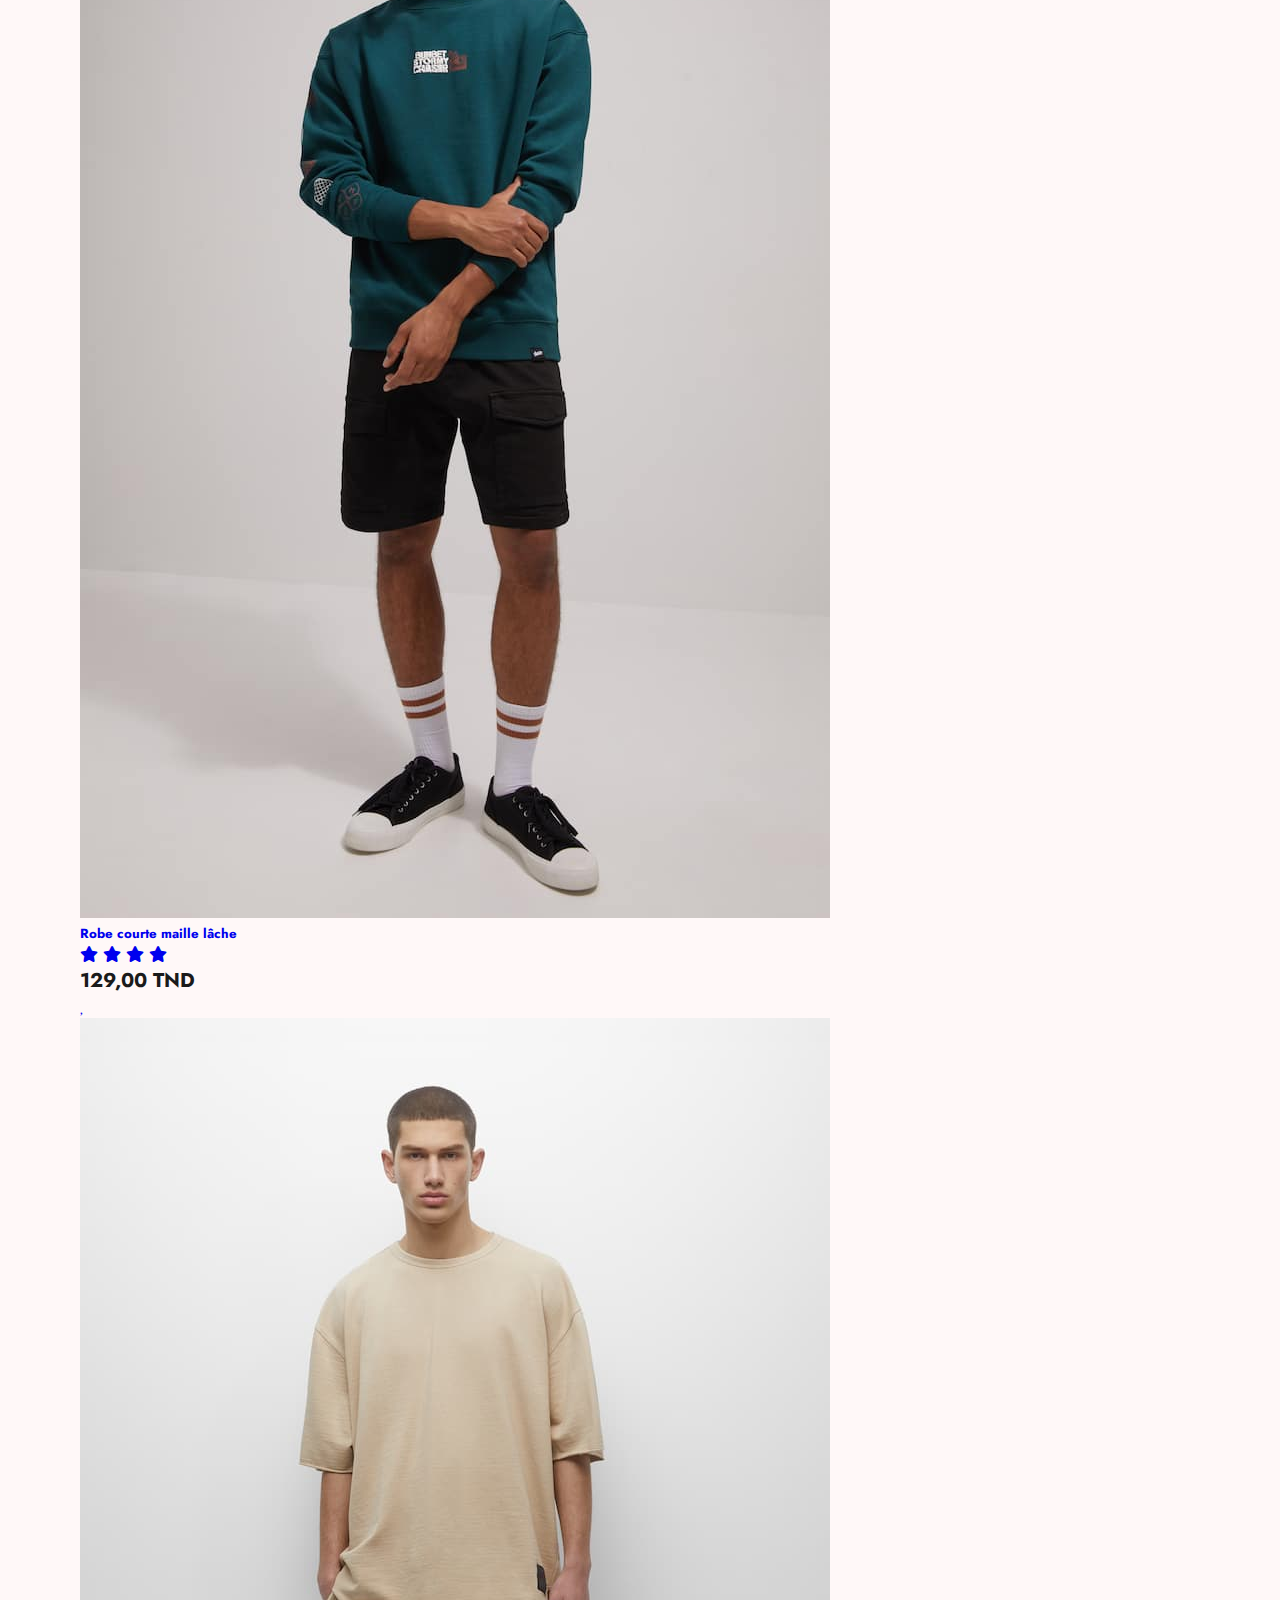
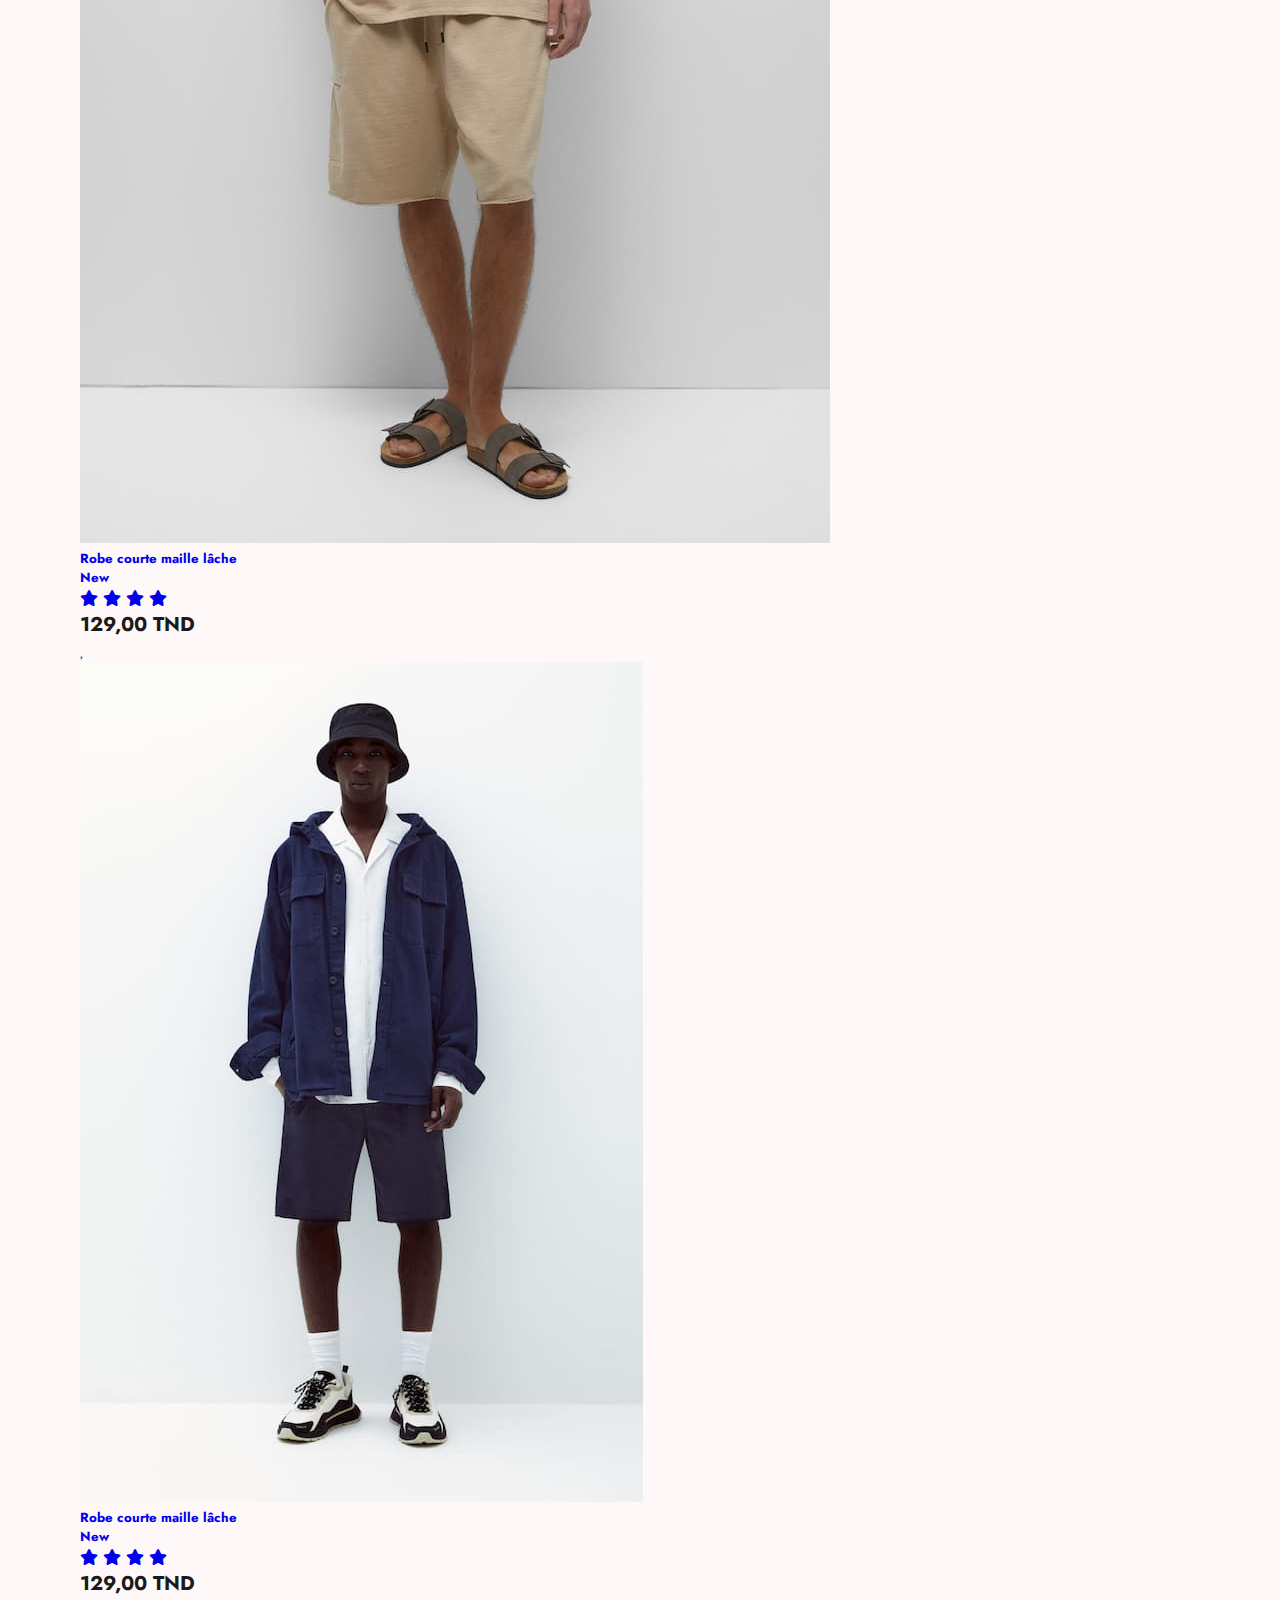
<file: webproject/Homme.html>
<!DOCTYPE html>
<!DOCTYPE html>
<html lang="en">
<head>
    <meta charset="UTF-8">
    <meta http-equiv="X-UA-Compatible" content="IE=edge">
    <meta name="viewport" content="width=device-width, initial-scale=1.0">
    <title> clothes food and everything you need </title>
      <!--css link-->
      <link rel="stylesheet" href="style2.css">
      <link rel="stylesheet" href="https://pro.fontawesome.com/releases/v5.10.0/css/all.css" /><!--to add icons -->
</head>
<body>
  
</section>
<!--1-->
    <section id="product1" class="section-p1">
        <h2>Bershka</h2>
        <p> COLORFUL VIBRANT FOR SPRING BY BERSHKA.COM </p>
        <div class="pro-container"   >
            <div  class="pro">
                <img src="bershkah/1.jpg" alt="">  
                <div class="product-text">
                   
                </div>
                <div  class="des">
                    <h5>Blazer</h5>
                    <h5>BLAZER BASIQUE BOUTON</h5>
                   
                        <div class="star">
                        <i class="fas fa-star"></i>
                        <i class="fas fa-star"></i>
                        <i class="fas fa-star"></i>
                        <i class="fas fa-star"></i>         
                         </div>
                        
                     <h4>119,00 TND</h4>
                </div>
                <a href="#"><i class="fal fa-heart heart"></i>
            </div>  
                  
        <!--2-->
         <div  class="pro">
            <img src="bershkah/2.jpg" alt="">  
            <div class="product-text">
             
            </div>
            <div  class="des">
                <h5>Blazer</h5>
                <h5>BLAZER BASIQUE BOUTON</h5>
                
                    <div class="star">
                    <i class="fas fa-star"></i>
                    <i class="fas fa-star"></i>
                    <i class="fas fa-star"></i>
                    <i class="fas fa-star"></i>         
                     </div>
                    
                 <h4>79,90 TND</h4>
            </div>
            <a href="#"><i class="fal fa-heart heart"></i>         
           </div>
        
<!--3-->
    <div  class="pro">
        <img src="bershkah/3.jpg" alt=""> 
        <div class="product-text">
           
        </div> 
        <div  class="des">
            <h5>Blazer</h5>
            <h5>BLAZER BASIQUE BOUTON</h5>
            
                <div class="star">
                <i class="fas fa-star"></i>
                <i class="fas fa-star"></i>
                <i class="fas fa-star"></i>
                <i class="fas fa-star"></i>         
                 </div>
                
             <h4>129,00 TND</h4>
        </div>
        <a href="#"><i class="fal fa-heart heart"></i>
    </div>  
    
<!--4-->
<div  class="pro">
    <img src="bershkah/4.jpg" alt="">  
    <div class="product-text">
       
    </div>
    <div  class="des">
        <h5>Blazer</h5>
        <h5>BLAZER BASIQUE BOUTON</h5>
      
            <div class="star">
            <i class="fas fa-star"></i>
            <i class="fas fa-star"></i>
            <i class="fas fa-star"></i>
            <i class="fas fa-star"></i>         
             </div>
            
         <h4>149,00 TND</h4>
    </div>
    <a href="#"><i class="fal fa-heart heart"></i>
</div>  
<!--5-->
<div  class="pro">
    <img src="bershkah/5.jpg" alt=""> 
    <div class="product-text">
    
    </div> 
    <div  class="des">
        <h5>Blazer</h5>
        <h5>BLAZER BASIQUE BOUTON</h5>
        

            <div class="star">
            <i class="fas fa-star"></i>
            <i class="fas fa-star"></i>
            <i class="fas fa-star"></i>
            <i class="fas fa-star"></i>         
             </div>
            
         <h4>79,00 TND</h4>
    </div>
    <a href="#"><i class="fal fa-heart heart"></i>
</div>  
    <!--6-->  

<div  class="pro">
    <img src="bershkah/6.jpg" alt=""> 
    <div class="product-text">
       
    </div> 
    <div  class="des">
        <h5>Robe</h5>
        <h5>Robe midi brodée</h5>
            <div class="star">
            <i class="fas fa-star"></i>
            <i class="fas fa-star"></i>
            <i class="fas fa-star"></i>
            <i class="fas fa-star"></i>         
             </div>
            
         <h4>199,00 TND</h4>
    </div>
    <a href="#"><i class="fal fa-heart heart"></i>
</div>  
    <!--7-->  

<div  class="pro">
    <img src="bershkah/7.jpg" alt="">
    <div class="product-text">
      
    </div>  
    <div  class="des">
        <h5>Robe</h5>
        <h5>combinaison texturée blanc</h5>
            <div class="star">
            <i class="fas fa-star"></i>
            <i class="fas fa-star"></i>
            <i class="fas fa-star"></i>
            <i class="fas fa-star"></i>         
             </div>
            
         <h4>200,00 TND</h4>
    </div>
    <a href="#"><i class="fal fa-heart heart"></i>
</div>  
      
<!--8-->
<div  class="pro">
    <img src="bershkah/8.jpg" alt=""> 
    <div class="product-text">
    
    </div> 
    <div  class="des">
        <h5>Robe</h5>
        <h5>Robe courte maille lâche</h5>
            <div class="star">
            <i class="fas fa-star"></i>
            <i class="fas fa-star"></i>
            <i class="fas fa-star"></i>
            <i class="fas fa-star"></i>         
             </div>
            
         <h4>129,00 TND</h4>
    </div>
    <a href="#"><i class="fal fa-heart heart"></i>
</div>  
  <!--9-->    

<div  class="pro">
    <img src="bershkah/9.jpg" alt="">
    <div class="product-text">
     
    </div>  
    <div  class="des">
        <h5>Robe</h5>
        <h5>Robe texturée bas asymétrique</h5>
            <div class="star">
            <i class="fas fa-star"></i>
            <i class="fas fa-star"></i>
            <i class="fas fa-star"></i>
            <i class="fas fa-star"></i>         
             </div>
            
         <h4>119,00 TND</h4>
    </div>
    <a href="#"><i class="fal fa-heart heart"></i>
</div>  
      

<!--10-->
<div  class="pro">
    <img src="bershkah/10.jpg" alt="">  
    <div class="product-text">
        
    </div>
    <div  class="des">
        <h5>Robe</h5>
        <h5>Robe courte côtelée col montant</h5>
            <div class="star">
            <i class="fas fa-star"></i>
            <i class="fas fa-star"></i>
            <i class="fas fa-star"></i>
            <i class="fas fa-star"></i>         
            </div>
            
         <h4>79,90 TND</h4>
    </div>
    <a href="#"><i class="fal fa-heart heart"></i>         
   </div>
<!--11-->
   <div  class="pro">
    <img src="bershkah/short1.jpg" alt=""> 
    <div class="product-text">
    
    </div> 
    <div  class="des">
        
        <h5>Robe courte maille lâche</h5>
            <div class="star">
            <i class="fas fa-star"></i>
            <i class="fas fa-star"></i>
            <i class="fas fa-star"></i>
            <i class="fas fa-star"></i>         
             </div>
            
         <h4>129,00 TND</h4>
    </div>
    <a href="#"><i class="fal fa-heart heart"></i>
</div>
<!--12-->
<div  class="pro">
    <img src="bershkah/short2.jpg" alt=""> 
    <div class="product-text">
     
    </div> 
    <div  class="des">
        
        <h5>Robe courte maille lâche</h5>
        <h5>New</h5>
            <div class="star">
            <i class="fas fa-star"></i>
            <i class="fas fa-star"></i>
            <i class="fas fa-star"></i>
            <i class="fas fa-star"></i>         
             </div>
            
         <h4>129,00 TND</h4>
    </div>
    <a href="#"><i class="fal fa-heart heart"></i>
</div>  
<!--12-->
<div  class="pro">
    <img src="bershkah/short3.jpg" alt=""> 
    <div class="product-text">
     
    </div> 
    <div  class="des">
        
        <h5>Robe courte maille lâche</h5>
        <h5>New</h5>
            <div class="star">
            <i class="fas fa-star"></i>
            <i class="fas fa-star"></i>
            <i class="fas fa-star"></i>
            <i class="fas fa-star"></i>         
             </div>
            
         <h4>129,00 TND</h4>
    </div>
    <a href="#"><i class="fal fa-heart heart"></i>
</div> 
<!--12-->
<div  class="pro">
    <img src="bershkah/short4.jpg" alt=""> 
    <div class="product-text">
     
    </div> 
    <div  class="des">
        
        <h5>Robe courte maille lâche</h5>
        <h5>New</h5>
            <div class="star">
            <i class="fas fa-star"></i>
            <i class="fas fa-star"></i>
            <i class="fas fa-star"></i>
            <i class="fas fa-star"></i>         
             </div>
            
         <h4>129,00 TND</h4>
    </div>
    <a href="#"><i class="fal fa-heart heart"></i>
</div> 
<!--12-->
<div  class="pro">
    <img src="bershkah/short5.jpg" alt=""> 
    <div class="product-text">
     
    </div> 
    <div  class="des">
        
        <h5>Robe courte maille lâche</h5>
        <h5>New</h5>
            <div class="star">
            <i class="fas fa-star"></i>
            <i class="fas fa-star"></i>
            <i class="fas fa-star"></i>
            <i class="fas fa-star"></i>         
             </div>
            
         <h4>129,00 TND</h4>
    </div>
    <a href="#"><i class="fal fa-heart heart"></i>
</div> 

</div>
    </section>
    <label  form="class" ></label>
</file>
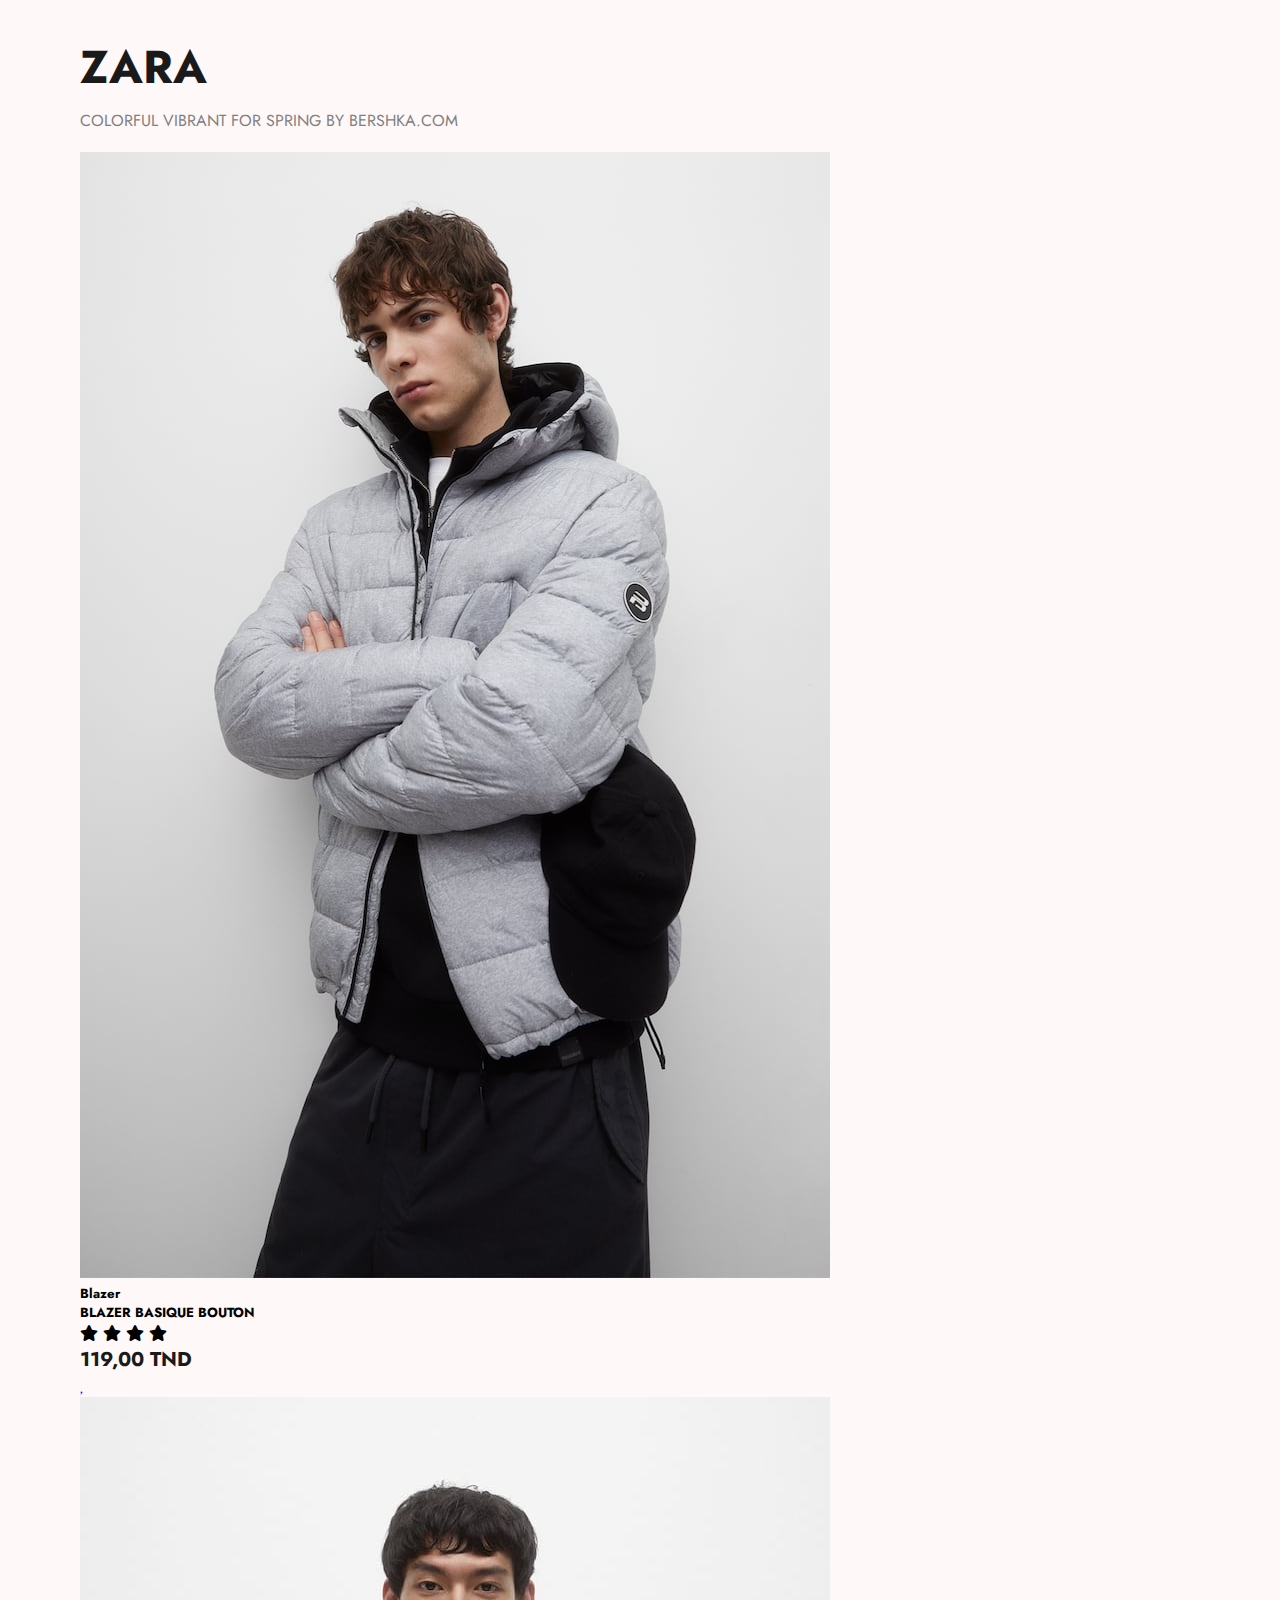
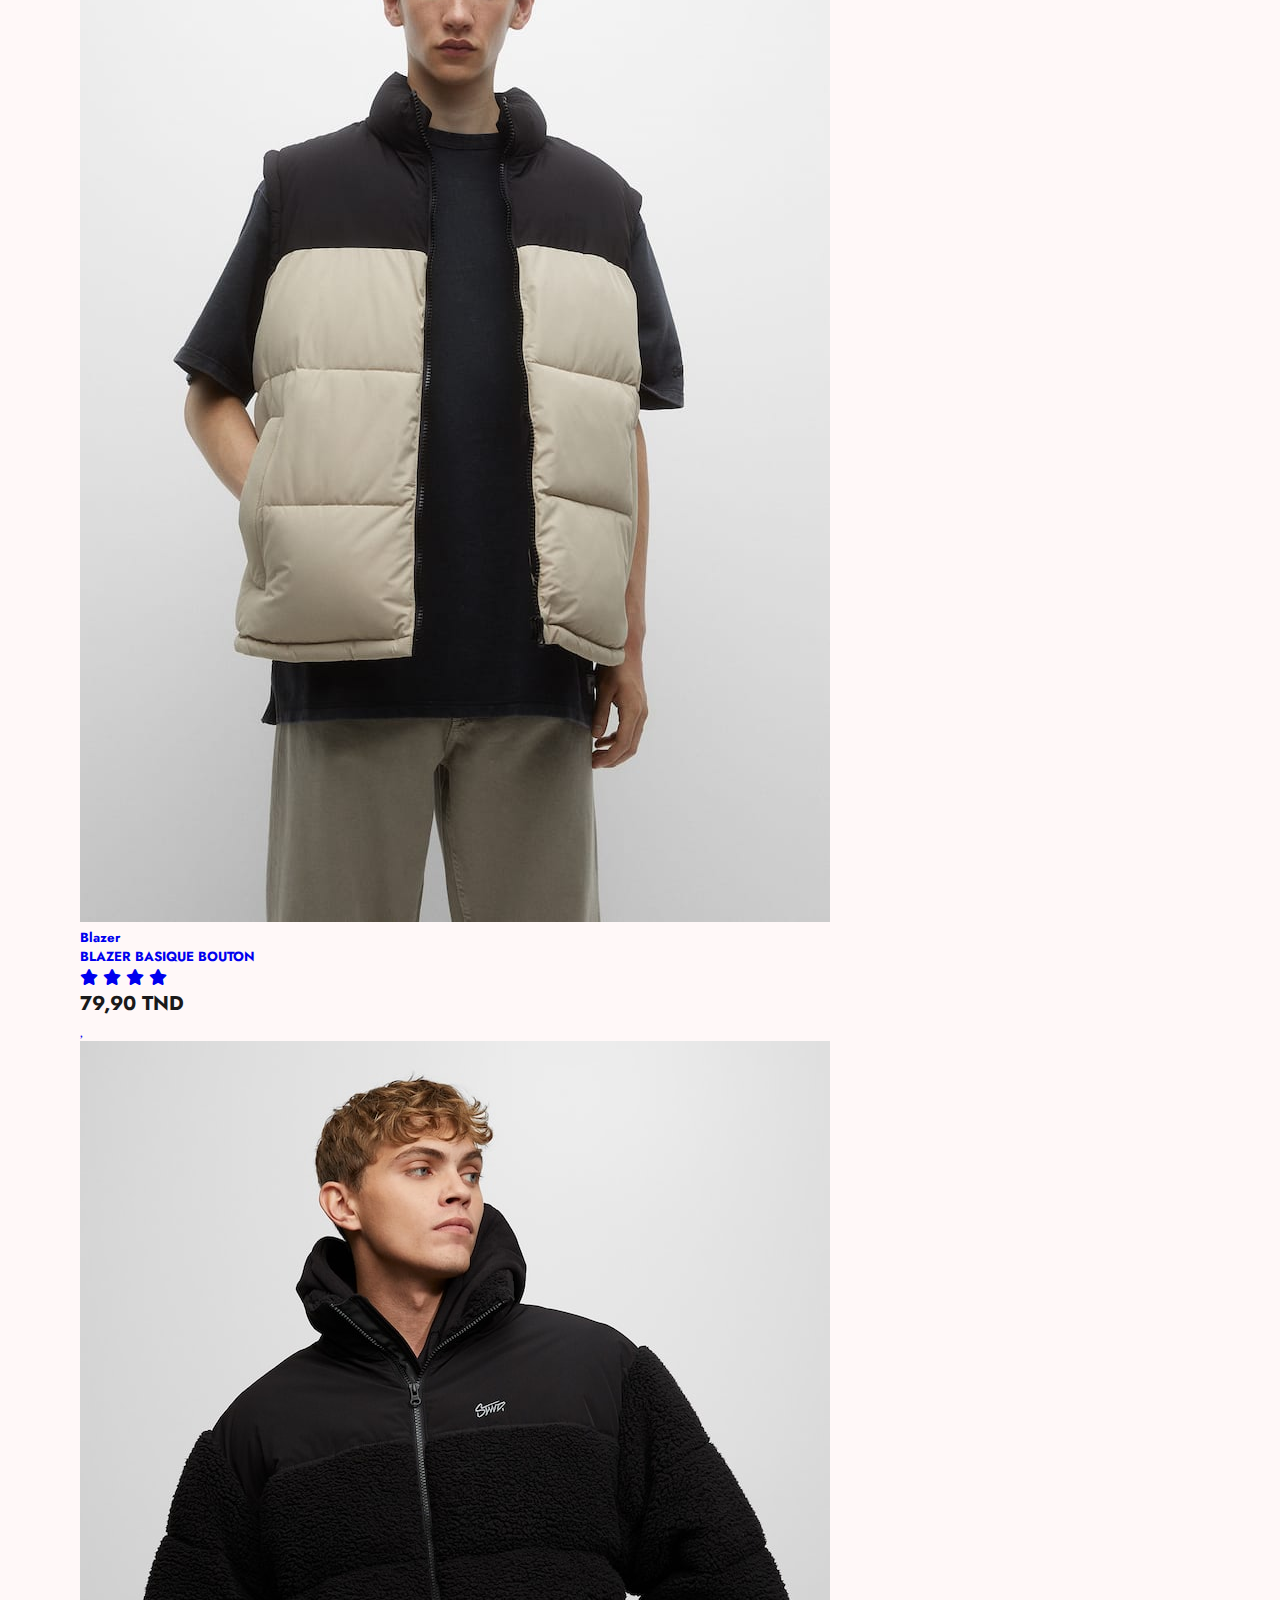
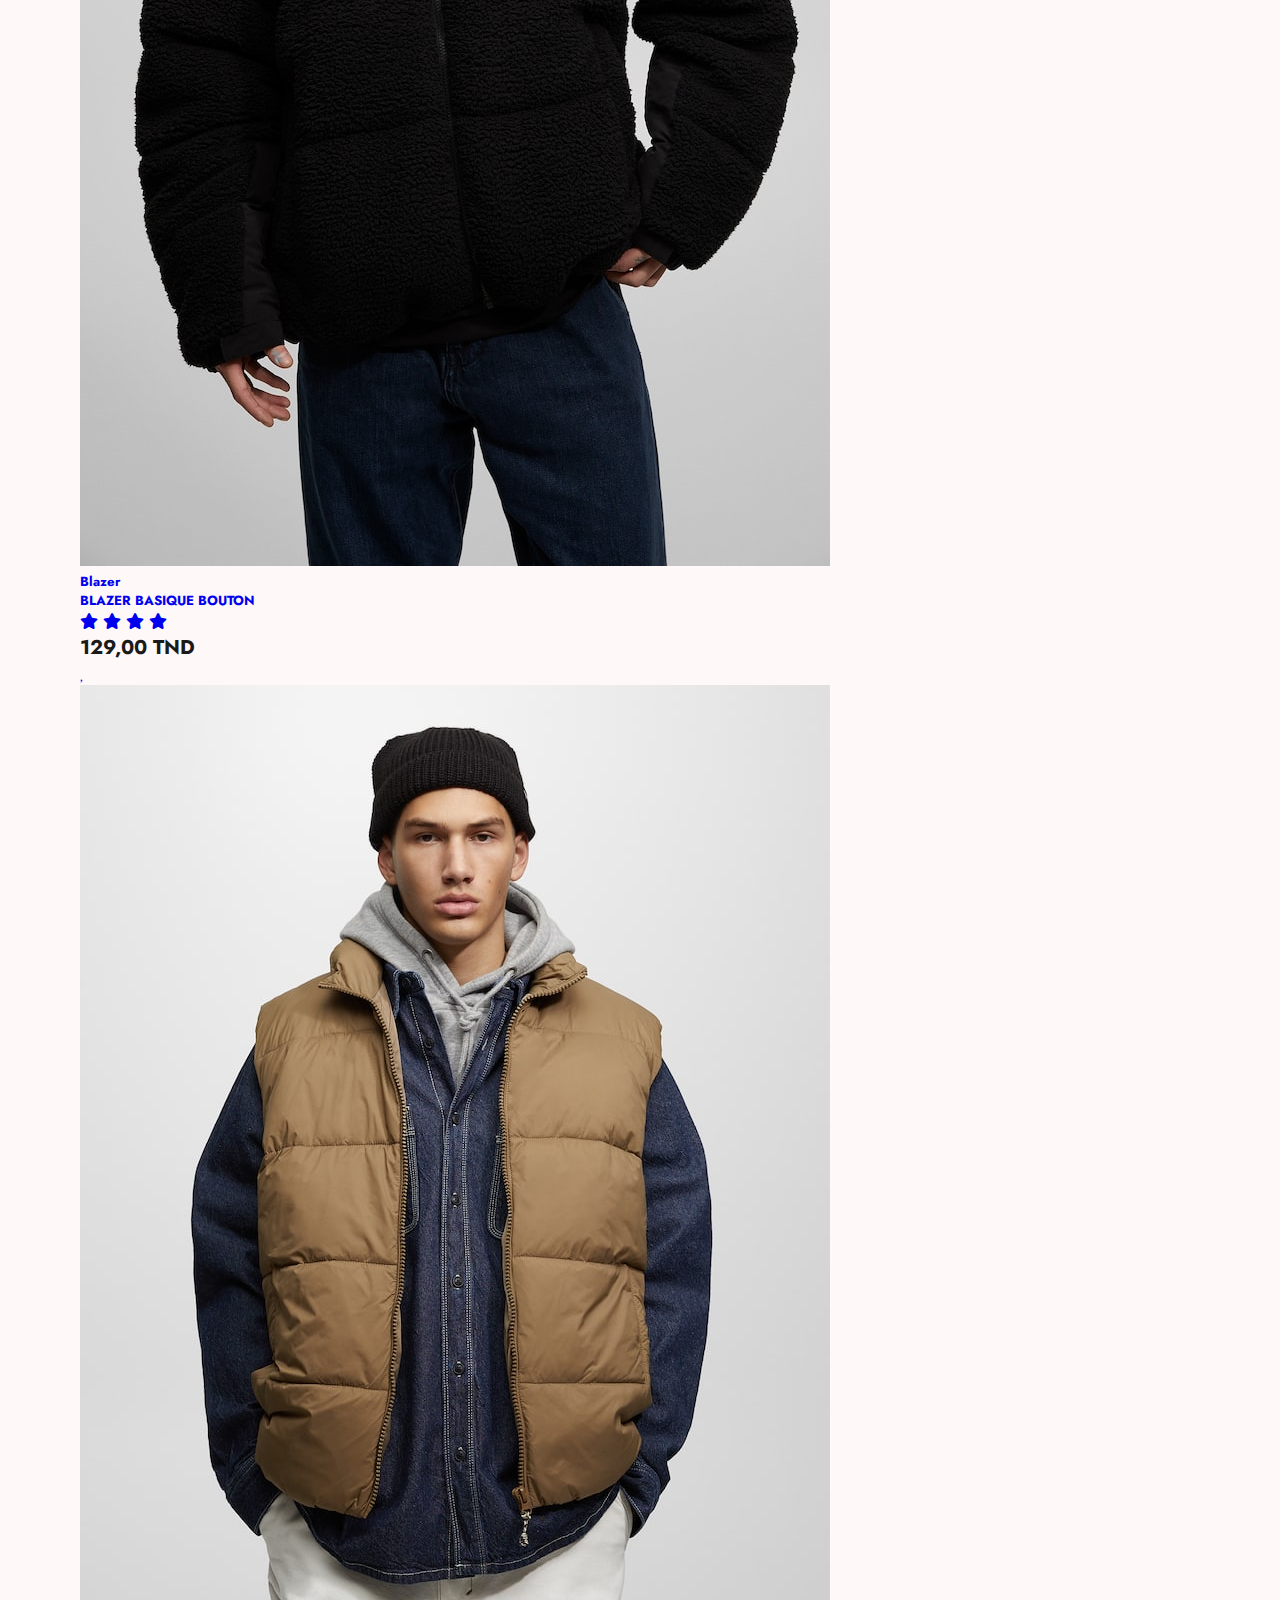
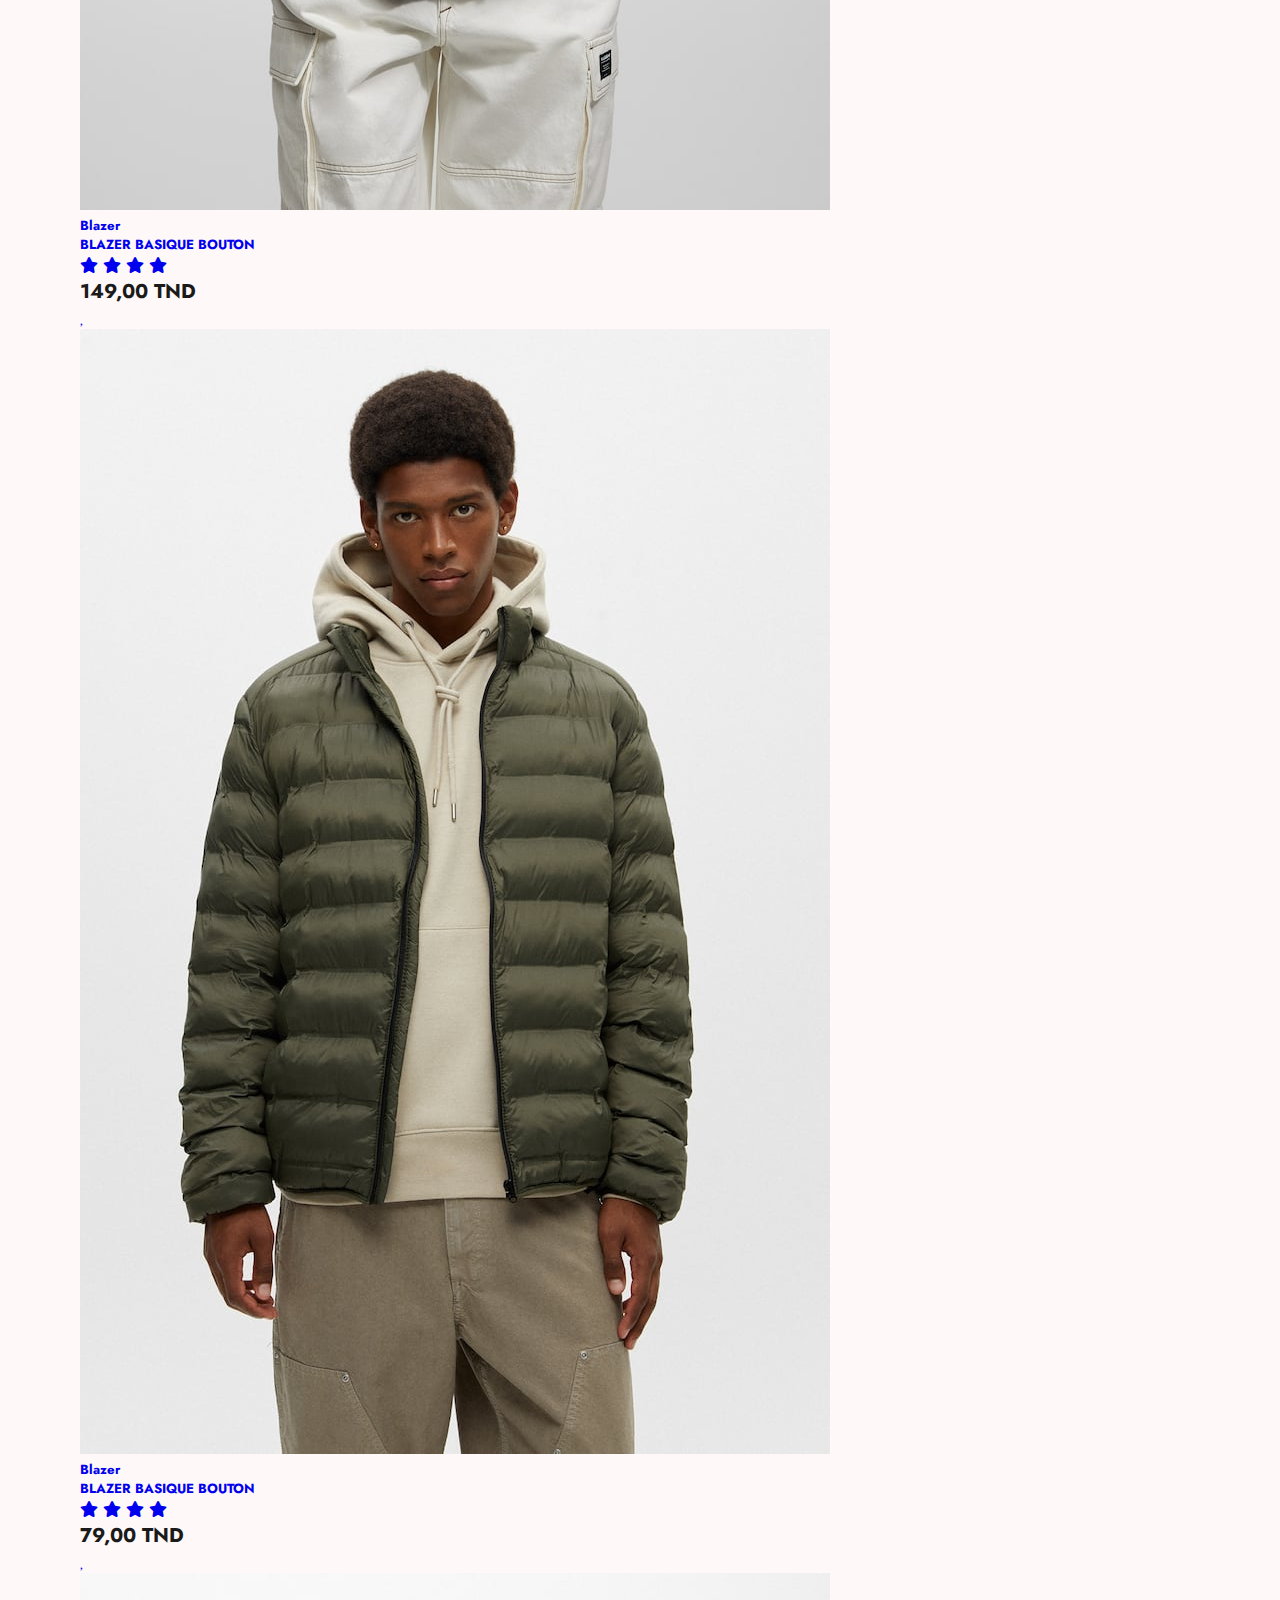
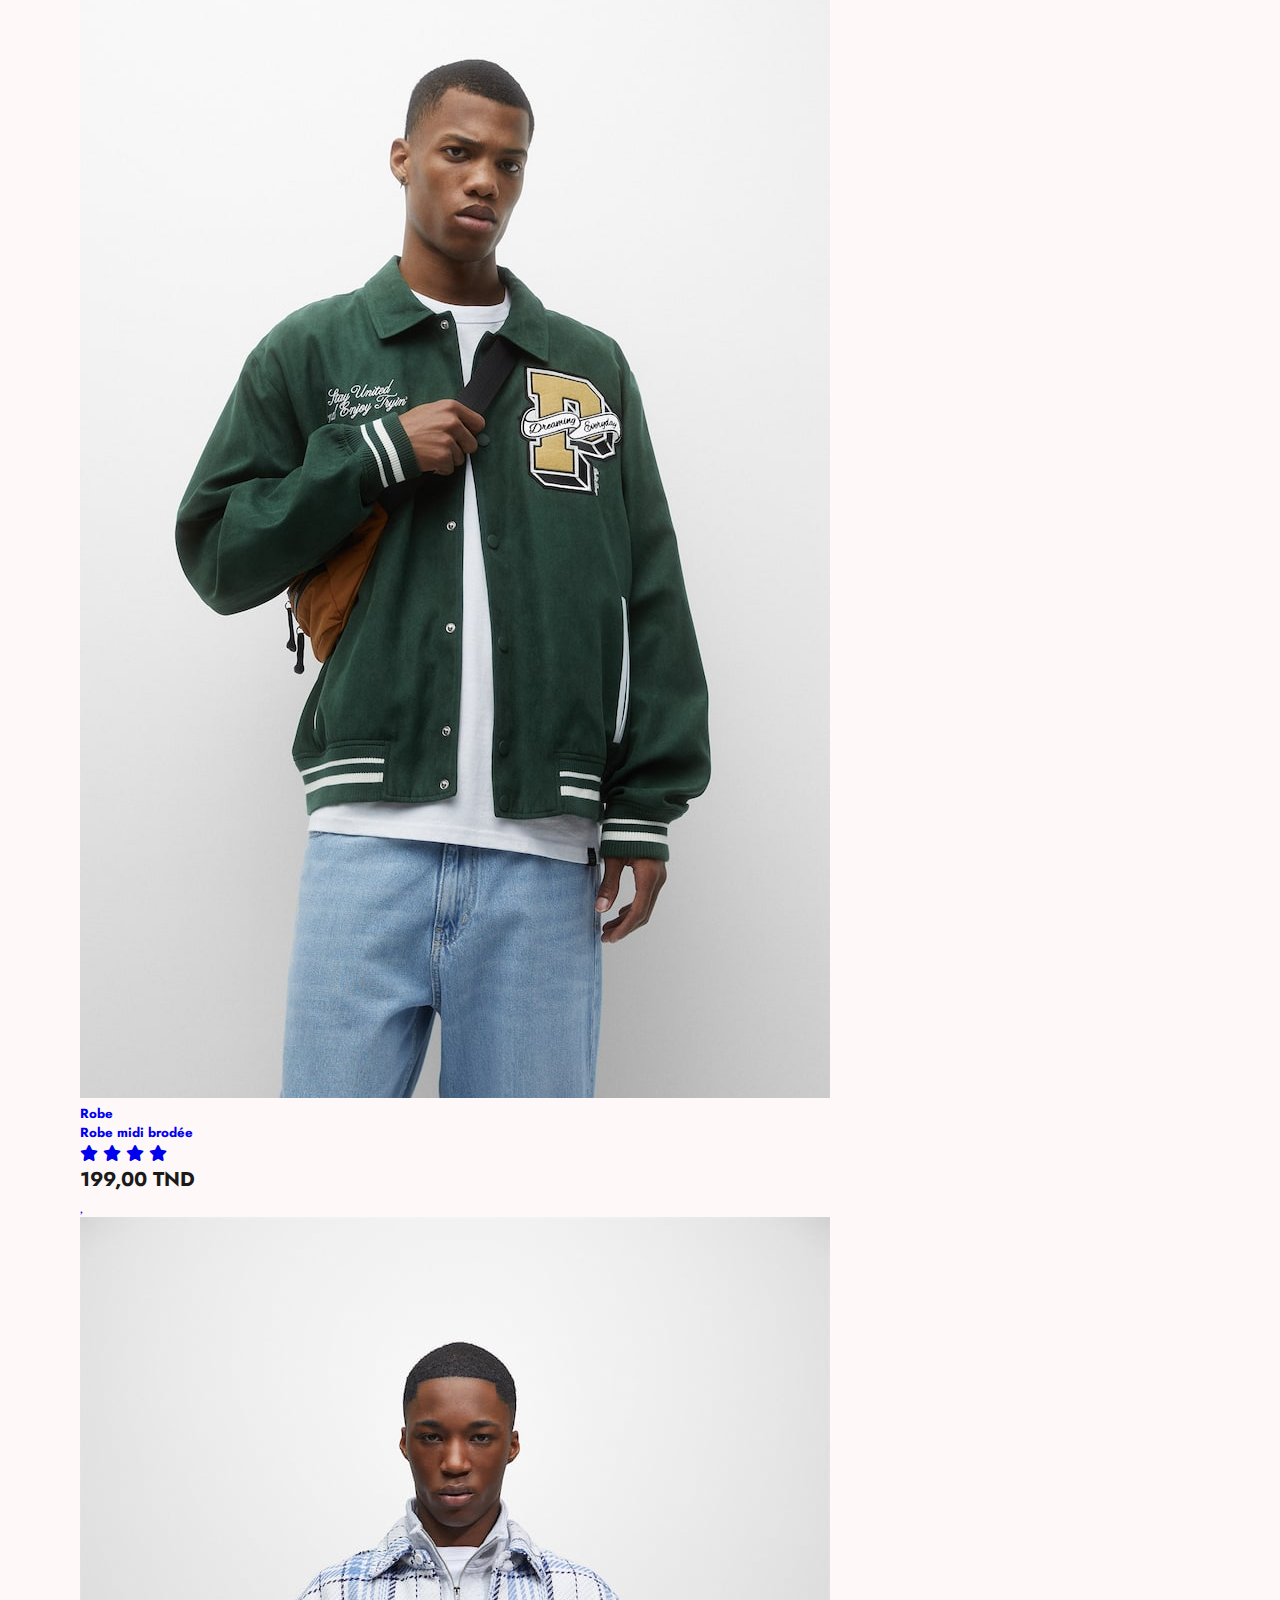
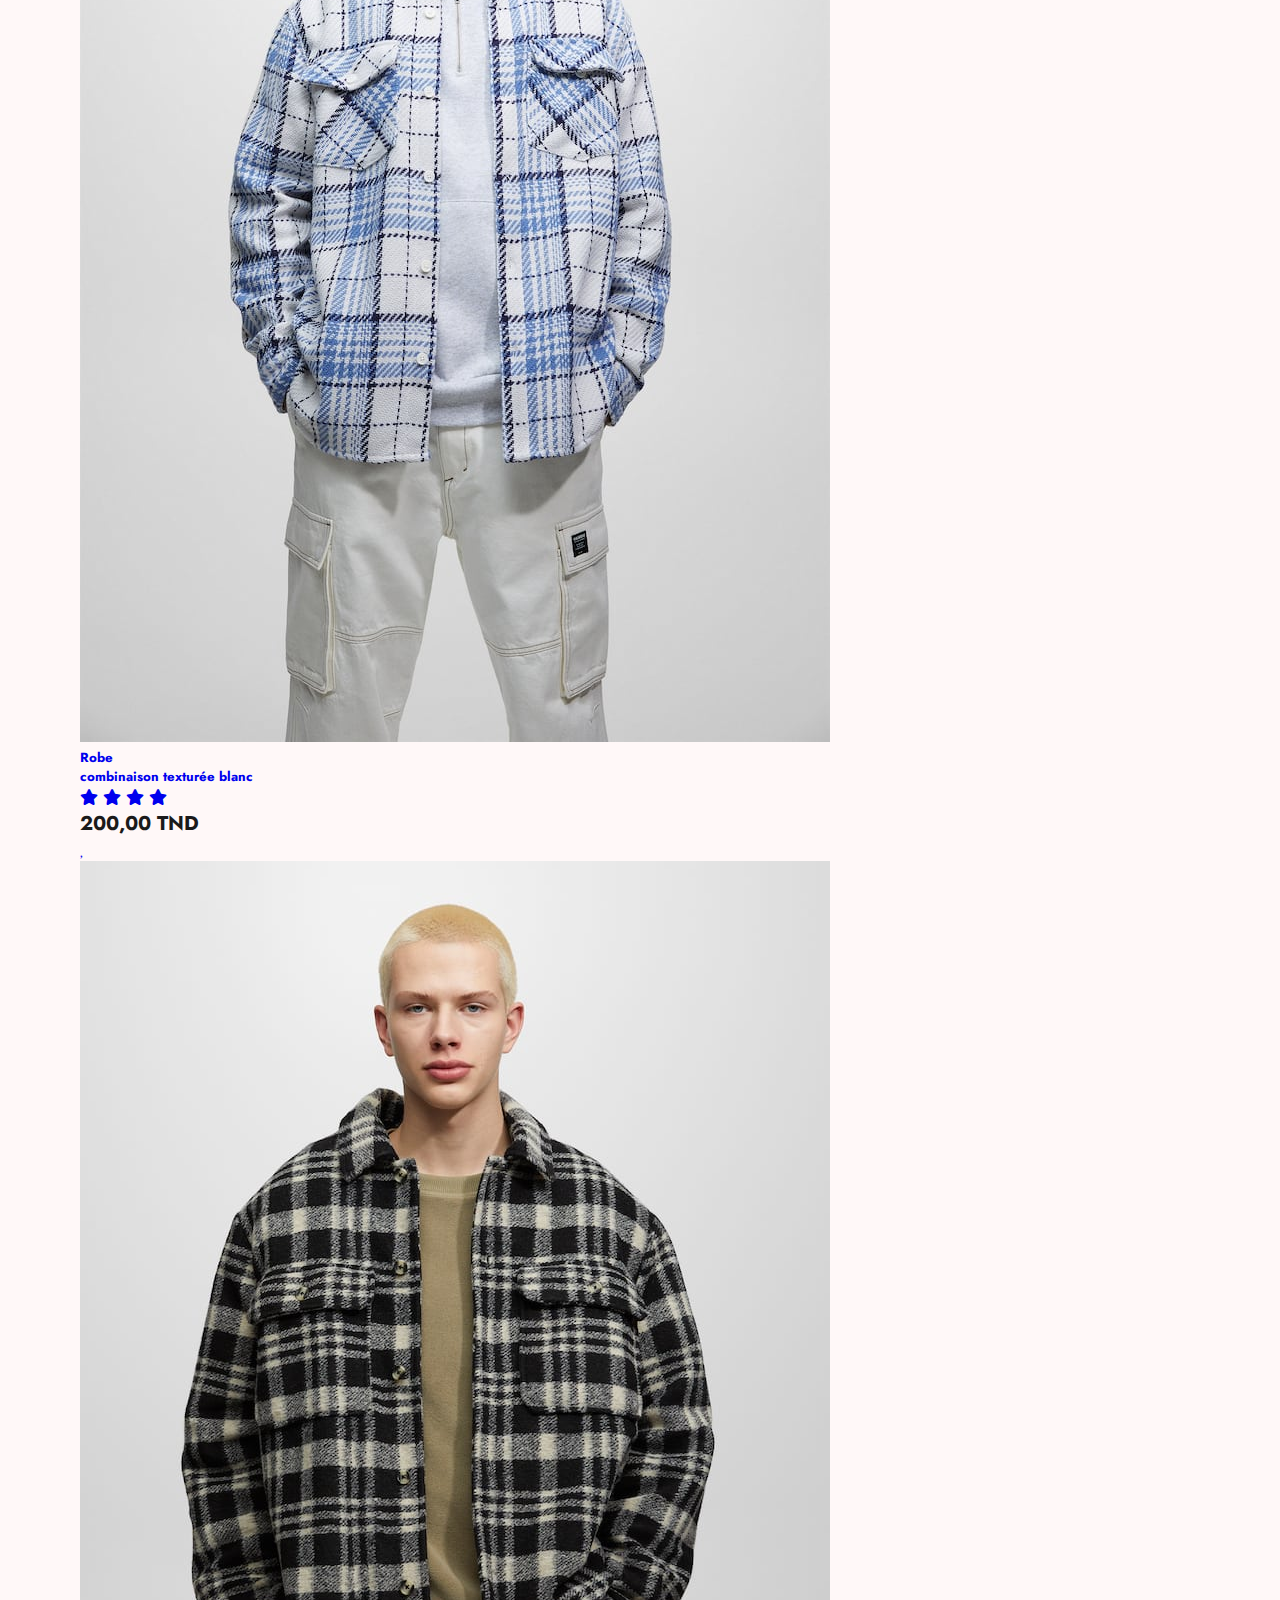
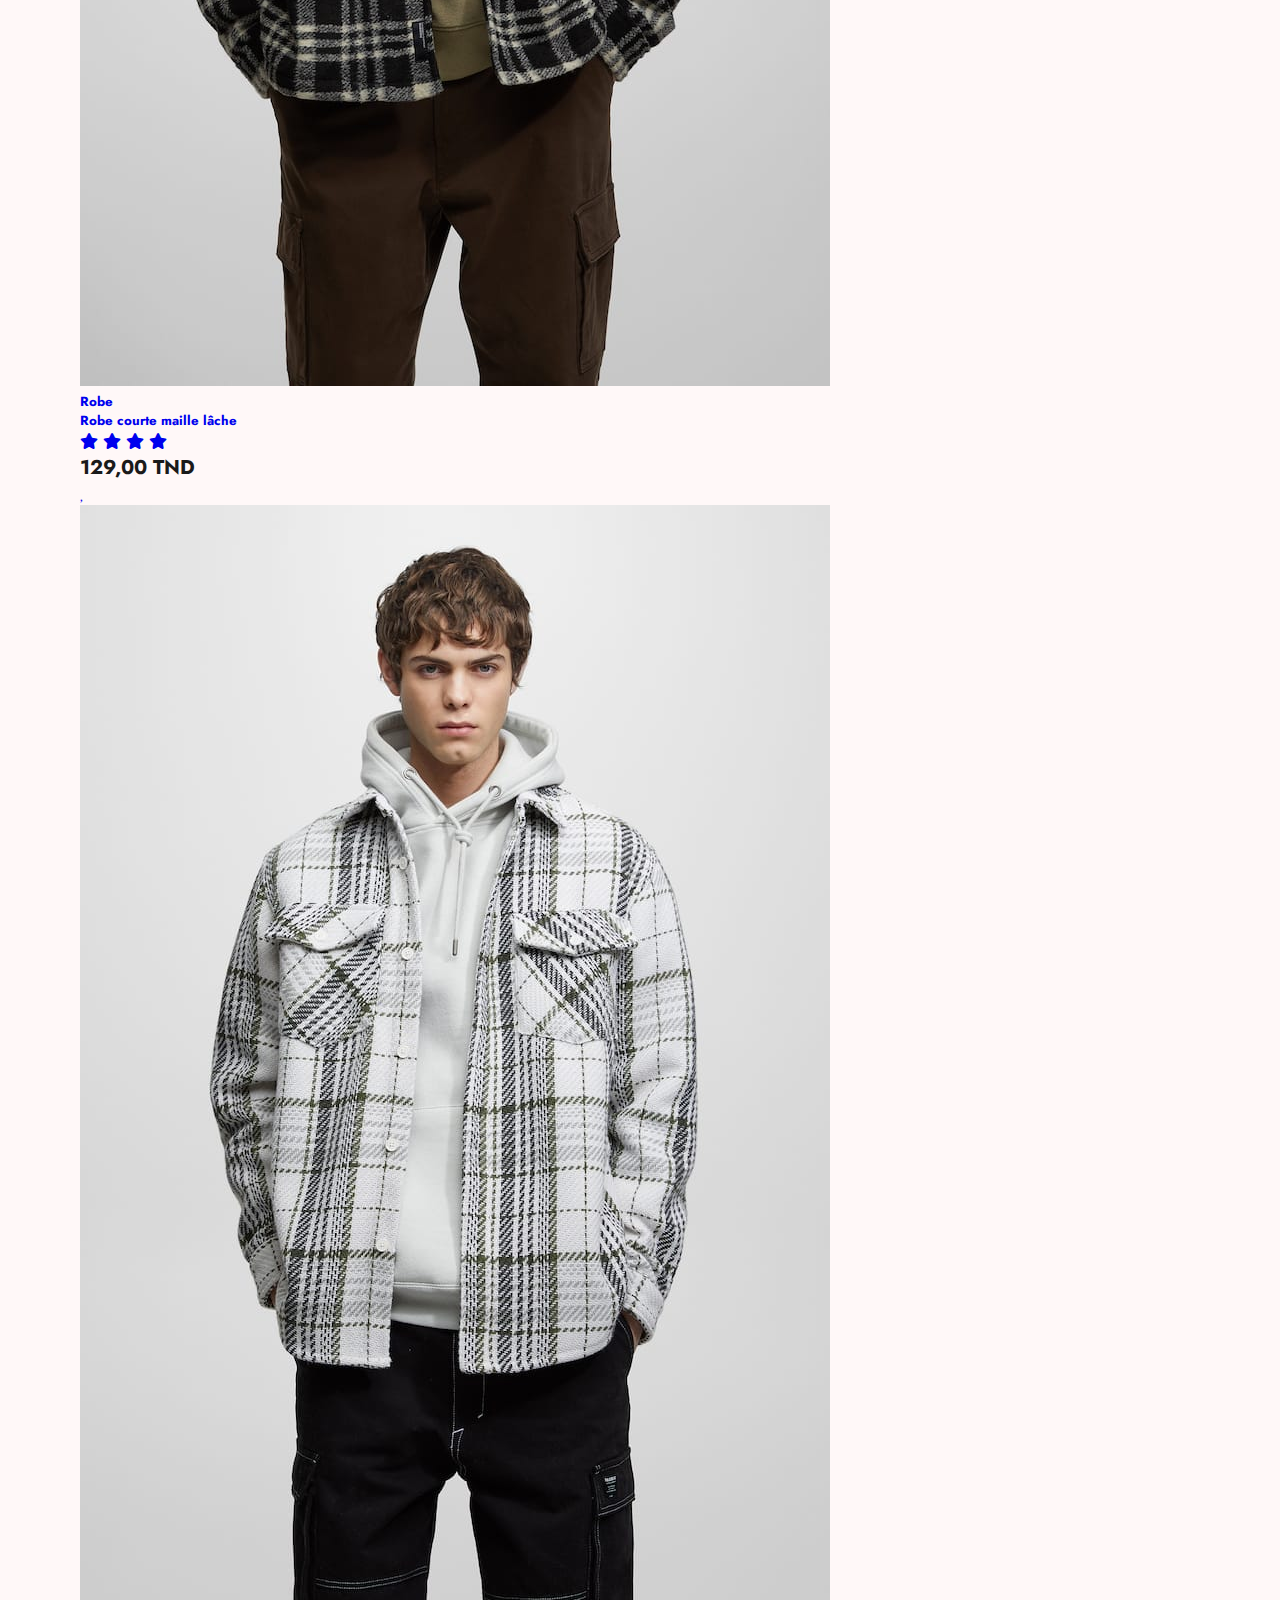
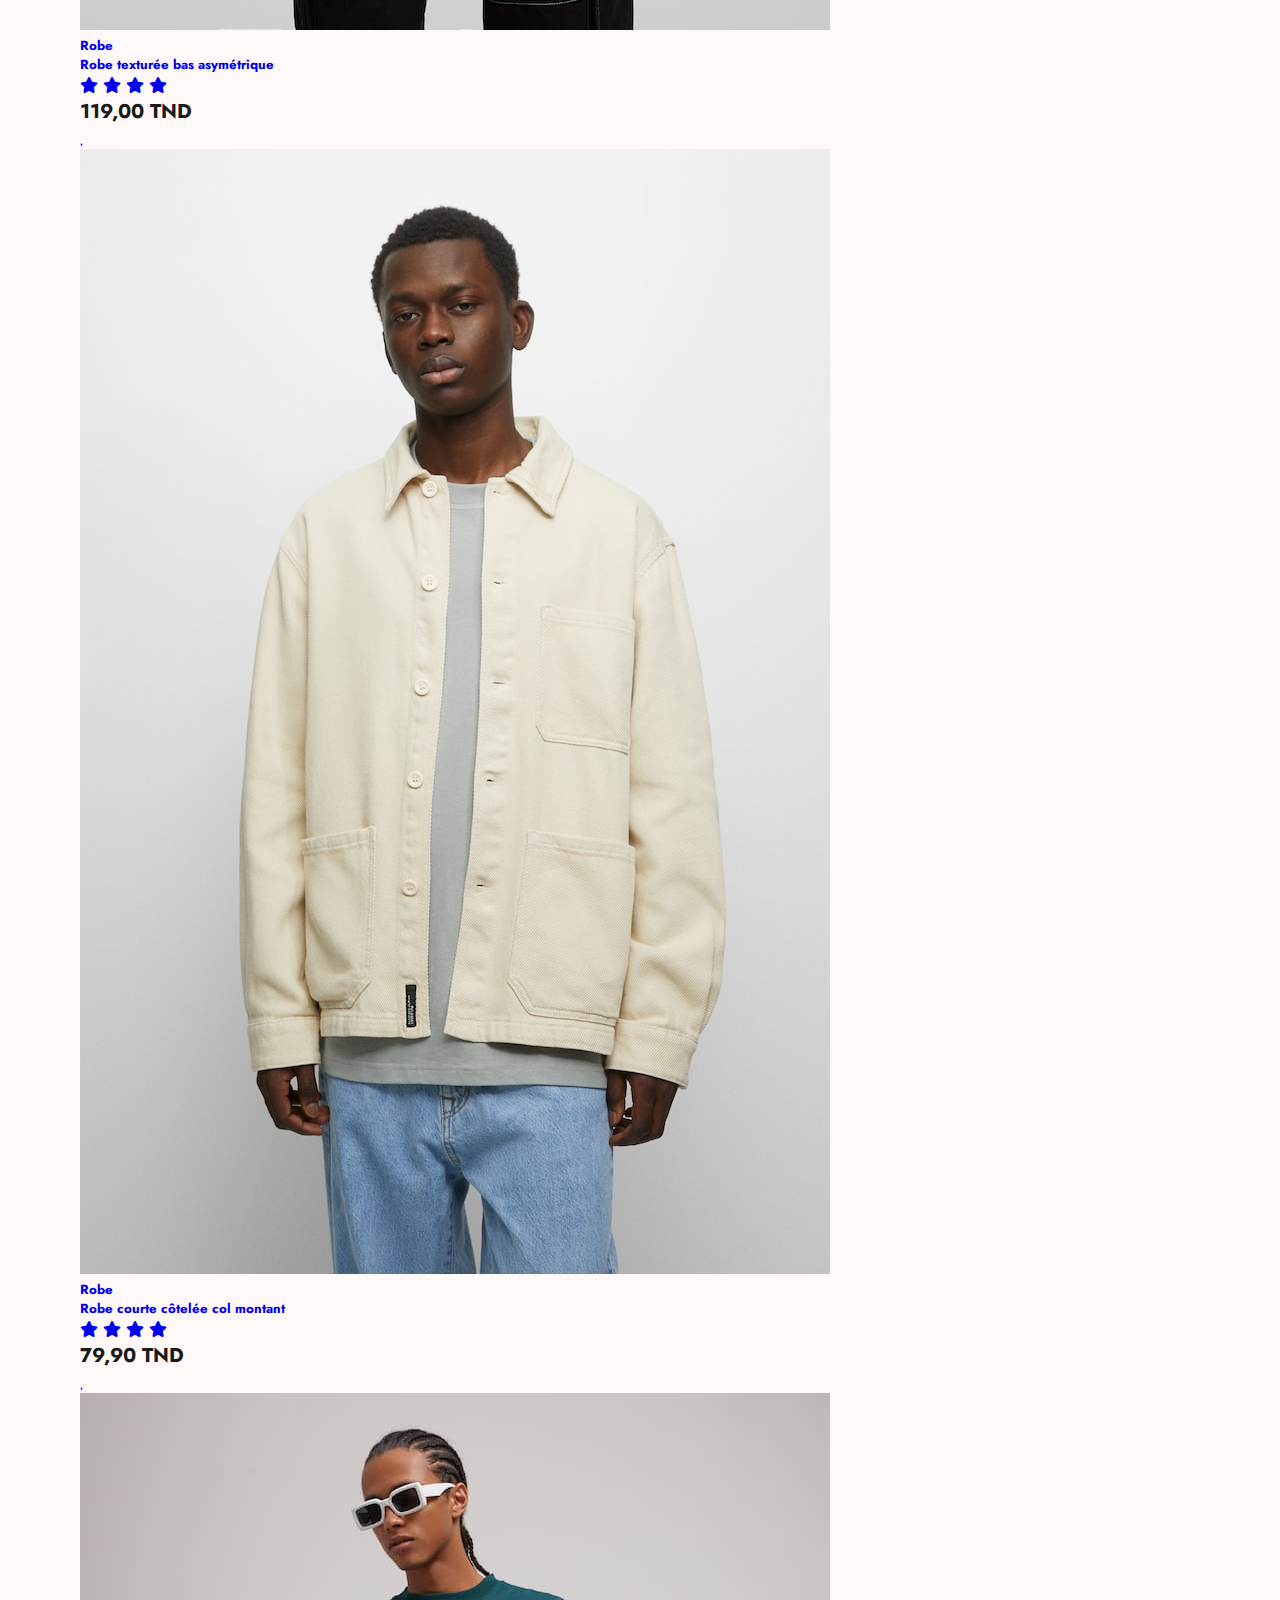
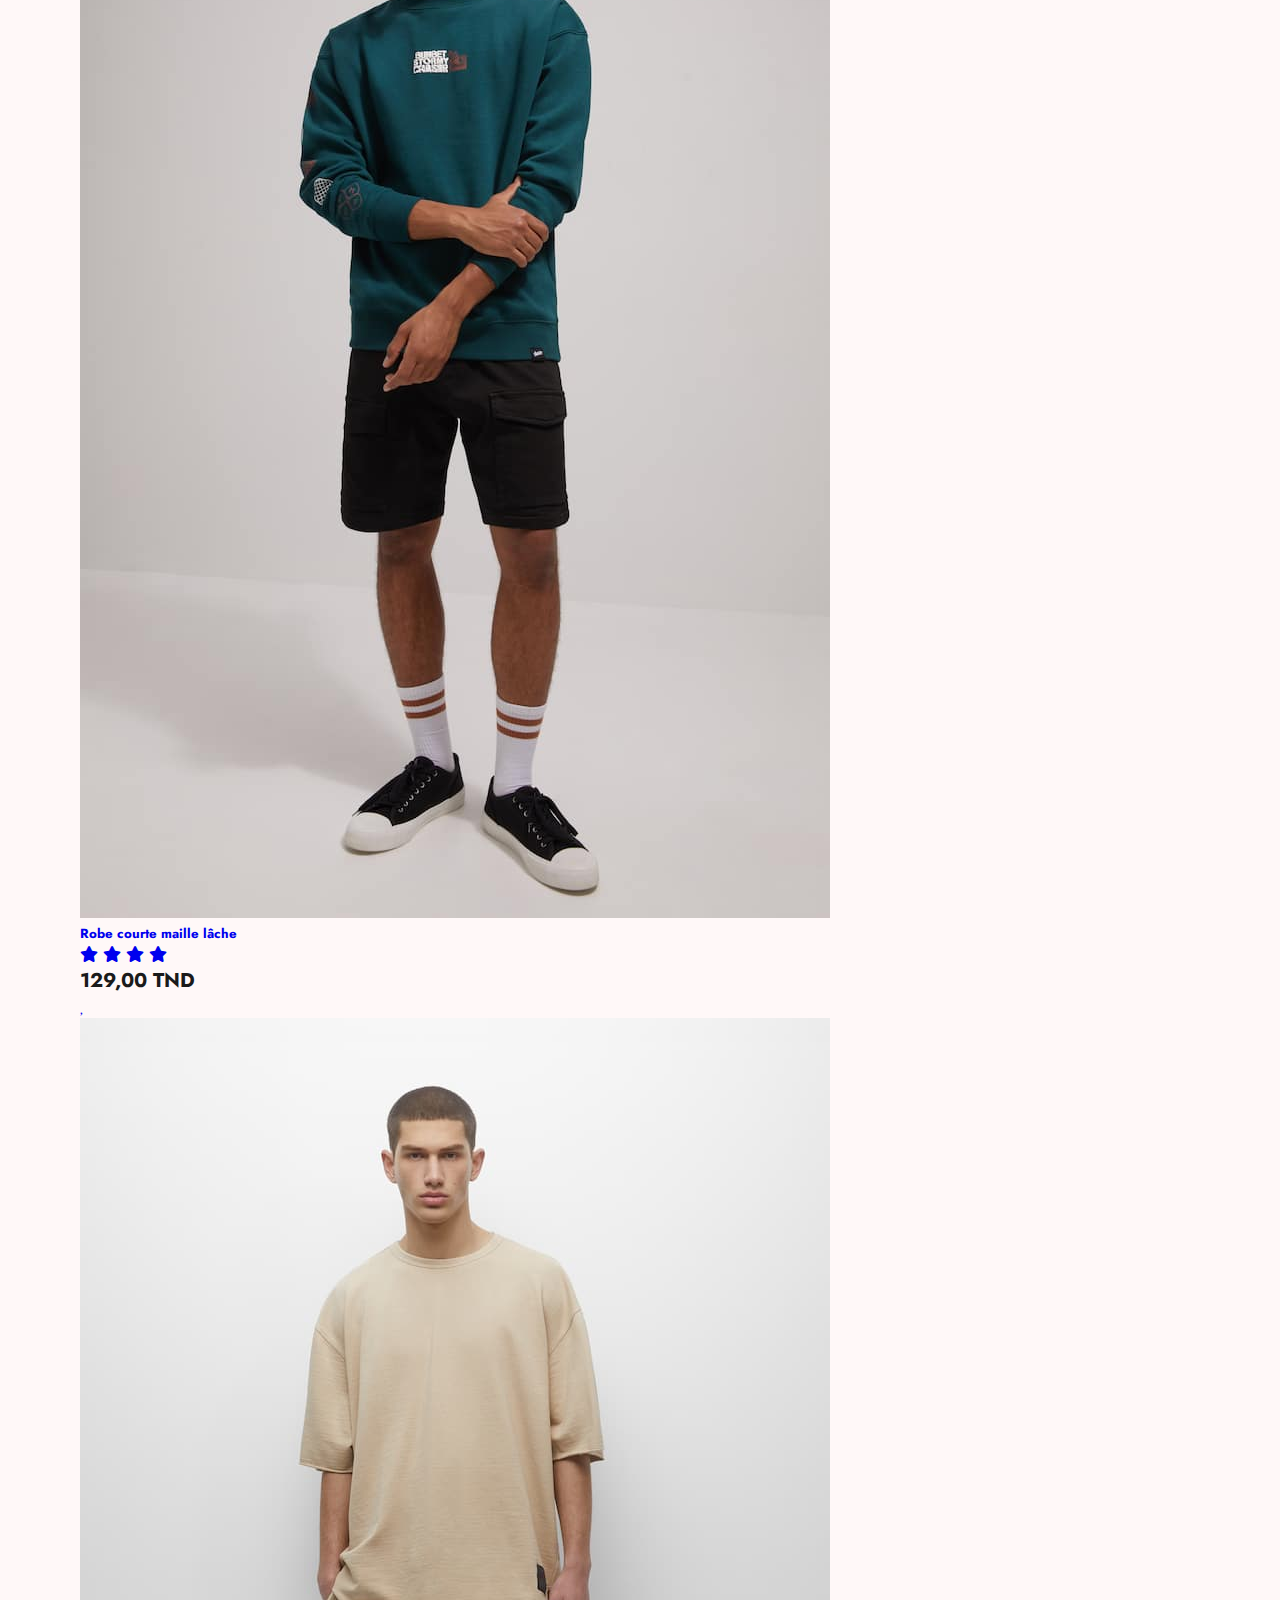
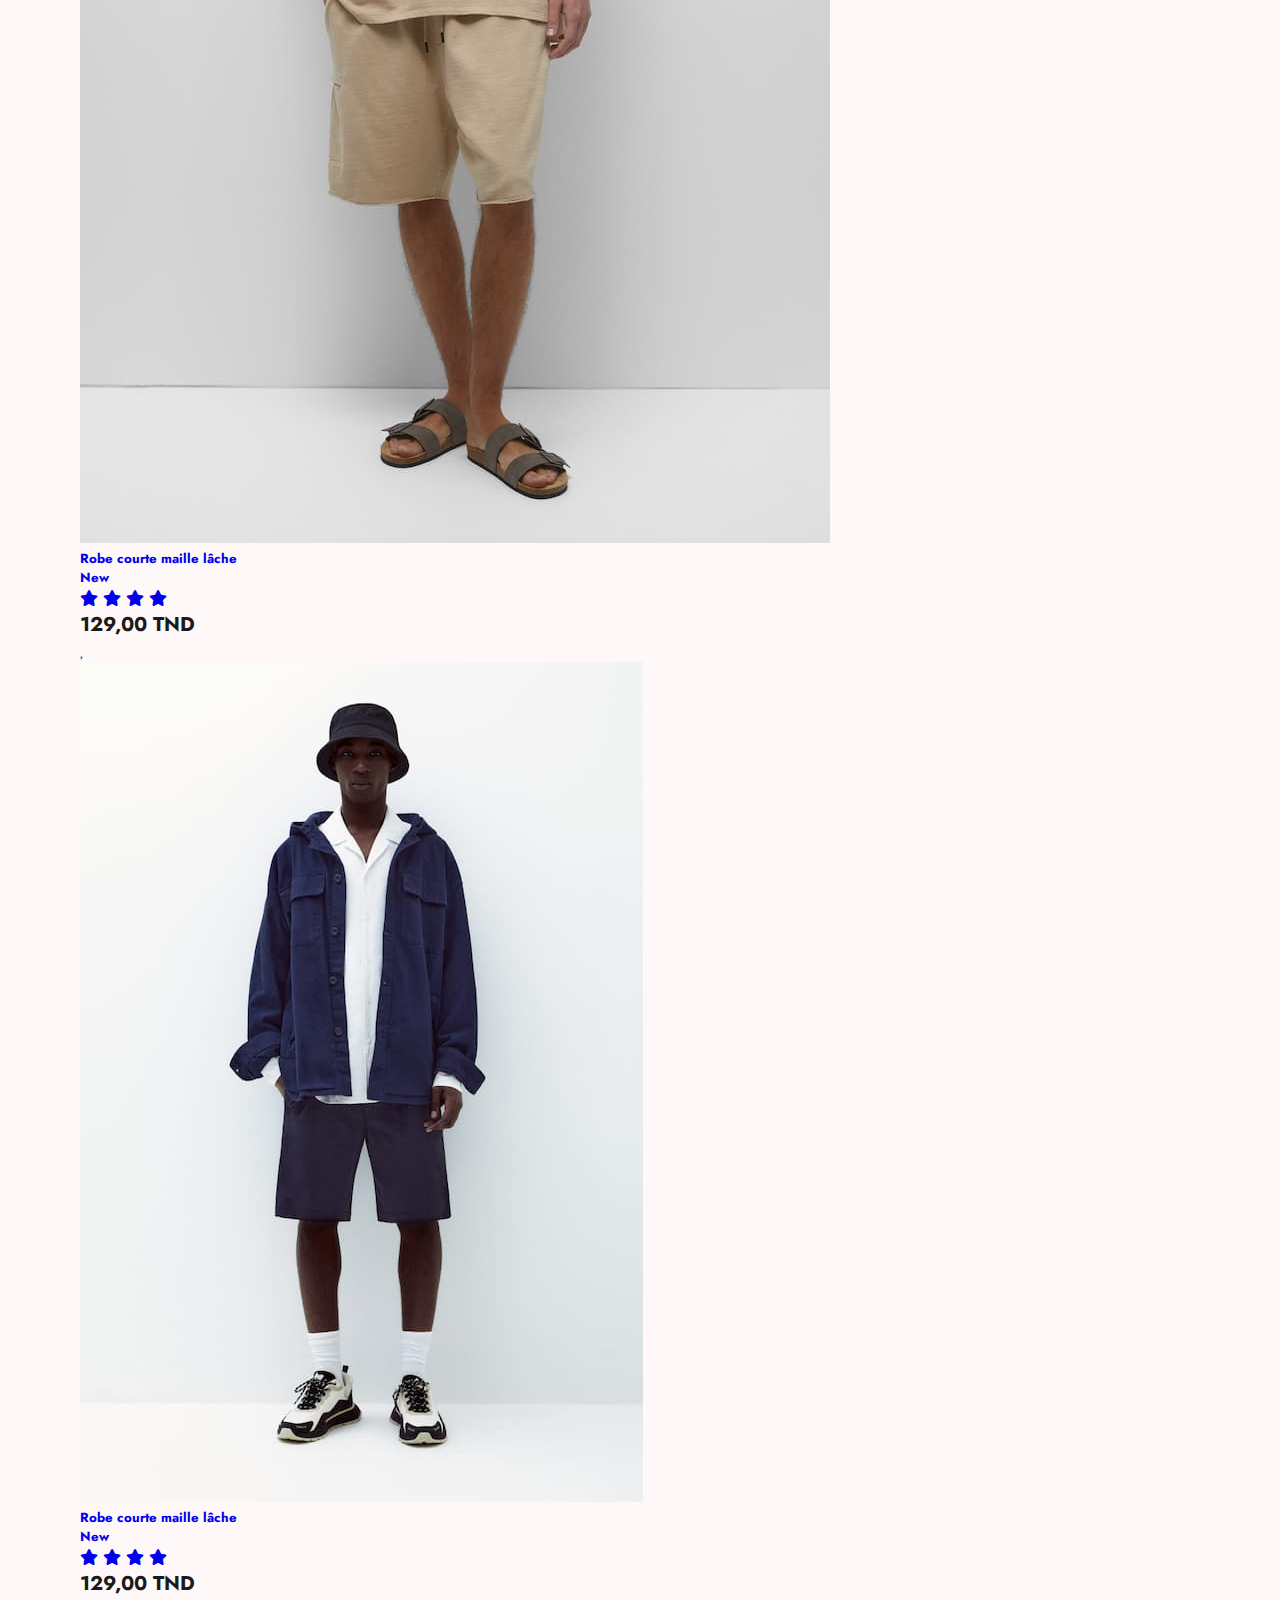
<file: webproject/Homme1.html>
<!DOCTYPE html>
<!DOCTYPE html>
<html lang="en">
<head>
    <meta charset="UTF-8">
    <meta http-equiv="X-UA-Compatible" content="IE=edge">
    <meta name="viewport" content="width=device-width, initial-scale=1.0">
    <title> clothes food and everything you need </title>
      <!--css link-->
      <link rel="stylesheet" href="style2.css">
      <link rel="stylesheet" href="https://pro.fontawesome.com/releases/v5.10.0/css/all.css" /><!--to add icons -->
</head>
<body>
  
</section>
<!--1-->
    <section id="product1" class="section-p1">
        <h2>ZARA</h2>
        <p> COLORFUL VIBRANT FOR SPRING BY BERSHKA.COM </p>
        <div class="pro-container"   >
            <div  class="pro">
                <img src="bershkah/1.jpg" alt="">  
                <div class="product-text">
                   
                </div>
                <div  class="des">
                    <h5>Blazer</h5>
                    <h5>BLAZER BASIQUE BOUTON</h5>
                   
                        <div class="star">
                        <i class="fas fa-star"></i>
                        <i class="fas fa-star"></i>
                        <i class="fas fa-star"></i>
                        <i class="fas fa-star"></i>         
                         </div>
                        
                     <h4>119,00 TND</h4>
                </div>
                <a href="#"><i class="fal fa-heart heart"></i>
            </div>  
                  
        <!--2-->
         <div  class="pro">
            <img src="bershkah/2.jpg" alt="">  
            <div class="product-text">
             
            </div>
            <div  class="des">
                <h5>Blazer</h5>
                <h5>BLAZER BASIQUE BOUTON</h5>
                
                    <div class="star">
                    <i class="fas fa-star"></i>
                    <i class="fas fa-star"></i>
                    <i class="fas fa-star"></i>
                    <i class="fas fa-star"></i>         
                     </div>
                    
                 <h4>79,90 TND</h4>
            </div>
            <a href="#"><i class="fal fa-heart heart"></i>         
           </div>
        
<!--3-->
    <div  class="pro">
        <img src="bershkah/3.jpg" alt=""> 
        <div class="product-text">
           
        </div> 
        <div  class="des">
            <h5>Blazer</h5>
            <h5>BLAZER BASIQUE BOUTON</h5>
            
                <div class="star">
                <i class="fas fa-star"></i>
                <i class="fas fa-star"></i>
                <i class="fas fa-star"></i>
                <i class="fas fa-star"></i>         
                 </div>
                
             <h4>129,00 TND</h4>
        </div>
        <a href="#"><i class="fal fa-heart heart"></i>
    </div>  
    
<!--4-->
<div  class="pro">
    <img src="bershkah/4.jpg" alt="">  
    <div class="product-text">
       
    </div>
    <div  class="des">
        <h5>Blazer</h5>
        <h5>BLAZER BASIQUE BOUTON</h5>
      
            <div class="star">
            <i class="fas fa-star"></i>
            <i class="fas fa-star"></i>
            <i class="fas fa-star"></i>
            <i class="fas fa-star"></i>         
             </div>
            
         <h4>149,00 TND</h4>
    </div>
    <a href="#"><i class="fal fa-heart heart"></i>
</div>  
<!--5-->
<div  class="pro">
    <img src="bershkah/5.jpg" alt=""> 
    <div class="product-text">
    
    </div> 
    <div  class="des">
        <h5>Blazer</h5>
        <h5>BLAZER BASIQUE BOUTON</h5>
        

            <div class="star">
            <i class="fas fa-star"></i>
            <i class="fas fa-star"></i>
            <i class="fas fa-star"></i>
            <i class="fas fa-star"></i>         
             </div>
            
         <h4>79,00 TND</h4>
    </div>
    <a href="#"><i class="fal fa-heart heart"></i>
</div>  
    <!--6-->  

<div  class="pro">
    <img src="bershkah/6.jpg" alt=""> 
    <div class="product-text">
       
    </div> 
    <div  class="des">
        <h5>Robe</h5>
        <h5>Robe midi brodée</h5>
            <div class="star">
            <i class="fas fa-star"></i>
            <i class="fas fa-star"></i>
            <i class="fas fa-star"></i>
            <i class="fas fa-star"></i>         
             </div>
            
         <h4>199,00 TND</h4>
    </div>
    <a href="#"><i class="fal fa-heart heart"></i>
</div>  
    <!--7-->  

<div  class="pro">
    <img src="bershkah/7.jpg" alt="">
    <div class="product-text">
      
    </div>  
    <div  class="des">
        <h5>Robe</h5>
        <h5>combinaison texturée blanc</h5>
            <div class="star">
            <i class="fas fa-star"></i>
            <i class="fas fa-star"></i>
            <i class="fas fa-star"></i>
            <i class="fas fa-star"></i>         
             </div>
            
         <h4>200,00 TND</h4>
    </div>
    <a href="#"><i class="fal fa-heart heart"></i>
</div>  
      
<!--8-->
<div  class="pro">
    <img src="bershkah/8.jpg" alt=""> 
    <div class="product-text">
    
    </div> 
    <div  class="des">
        <h5>Robe</h5>
        <h5>Robe courte maille lâche</h5>
            <div class="star">
            <i class="fas fa-star"></i>
            <i class="fas fa-star"></i>
            <i class="fas fa-star"></i>
            <i class="fas fa-star"></i>         
             </div>
            
         <h4>129,00 TND</h4>
    </div>
    <a href="#"><i class="fal fa-heart heart"></i>
</div>  
  <!--9-->    

<div  class="pro">
    <img src="bershkah/9.jpg" alt="">
    <div class="product-text">
     
    </div>  
    <div  class="des">
        <h5>Robe</h5>
        <h5>Robe texturée bas asymétrique</h5>
            <div class="star">
            <i class="fas fa-star"></i>
            <i class="fas fa-star"></i>
            <i class="fas fa-star"></i>
            <i class="fas fa-star"></i>         
             </div>
            
         <h4>119,00 TND</h4>
    </div>
    <a href="#"><i class="fal fa-heart heart"></i>
</div>  
      

<!--10-->
<div  class="pro">
    <img src="bershkah/10.jpg" alt="">  
    <div class="product-text">
        
    </div>
    <div  class="des">
        <h5>Robe</h5>
        <h5>Robe courte côtelée col montant</h5>
            <div class="star">
            <i class="fas fa-star"></i>
            <i class="fas fa-star"></i>
            <i class="fas fa-star"></i>
            <i class="fas fa-star"></i>         
            </div>
            
         <h4>79,90 TND</h4>
    </div>
    <a href="#"><i class="fal fa-heart heart"></i>         
   </div>
<!--11-->
   <div  class="pro">
    <img src="bershkah/short1.jpg" alt=""> 
    <div class="product-text">
    
    </div> 
    <div  class="des">
        
        <h5>Robe courte maille lâche</h5>
            <div class="star">
            <i class="fas fa-star"></i>
            <i class="fas fa-star"></i>
            <i class="fas fa-star"></i>
            <i class="fas fa-star"></i>         
             </div>
            
         <h4>129,00 TND</h4>
    </div>
    <a href="#"><i class="fal fa-heart heart"></i>
</div>
<!--12-->
<div  class="pro">
    <img src="bershkah/short2.jpg" alt=""> 
    <div class="product-text">
     
    </div> 
    <div  class="des">
        
        <h5>Robe courte maille lâche</h5>
        <h5>New</h5>
            <div class="star">
            <i class="fas fa-star"></i>
            <i class="fas fa-star"></i>
            <i class="fas fa-star"></i>
            <i class="fas fa-star"></i>         
             </div>
            
         <h4>129,00 TND</h4>
    </div>
    <a href="#"><i class="fal fa-heart heart"></i>
</div>  
<!--12-->
<div  class="pro">
    <img src="bershkah/short3.jpg" alt=""> 
    <div class="product-text">
     
    </div> 
    <div  class="des">
        
        <h5>Robe courte maille lâche</h5>
        <h5>New</h5>
            <div class="star">
            <i class="fas fa-star"></i>
            <i class="fas fa-star"></i>
            <i class="fas fa-star"></i>
            <i class="fas fa-star"></i>         
             </div>
            
         <h4>129,00 TND</h4>
    </div>
    <a href="#"><i class="fal fa-heart heart"></i>
</div> 
<!--12-->
<div  class="pro">
    <img src="bershkah/short4.jpg" alt=""> 
    <div class="product-text">
     
    </div> 
    <div  class="des">
        
        <h5>Robe courte maille lâche</h5>
        <h5>New</h5>
            <div class="star">
            <i class="fas fa-star"></i>
            <i class="fas fa-star"></i>
            <i class="fas fa-star"></i>
            <i class="fas fa-star"></i>         
             </div>
            
         <h4>129,00 TND</h4>
    </div>
    <a href="#"><i class="fal fa-heart heart"></i>
</div> 
<!--12-->
<div  class="pro">
    <img src="bershkah/short5.jpg" alt=""> 
    <div class="product-text">
     
    </div> 
    <div  class="des">
        
        <h5>Robe courte maille lâche</h5>
        <h5>New</h5>
            <div class="star">
            <i class="fas fa-star"></i>
            <i class="fas fa-star"></i>
            <i class="fas fa-star"></i>
            <i class="fas fa-star"></i>         
             </div>
            
         <h4>129,00 TND</h4>
    </div>
    <a href="#"><i class="fal fa-heart heart"></i>
</div> 

</div>
    </section>
    <label  form="class" ></label>
</file>
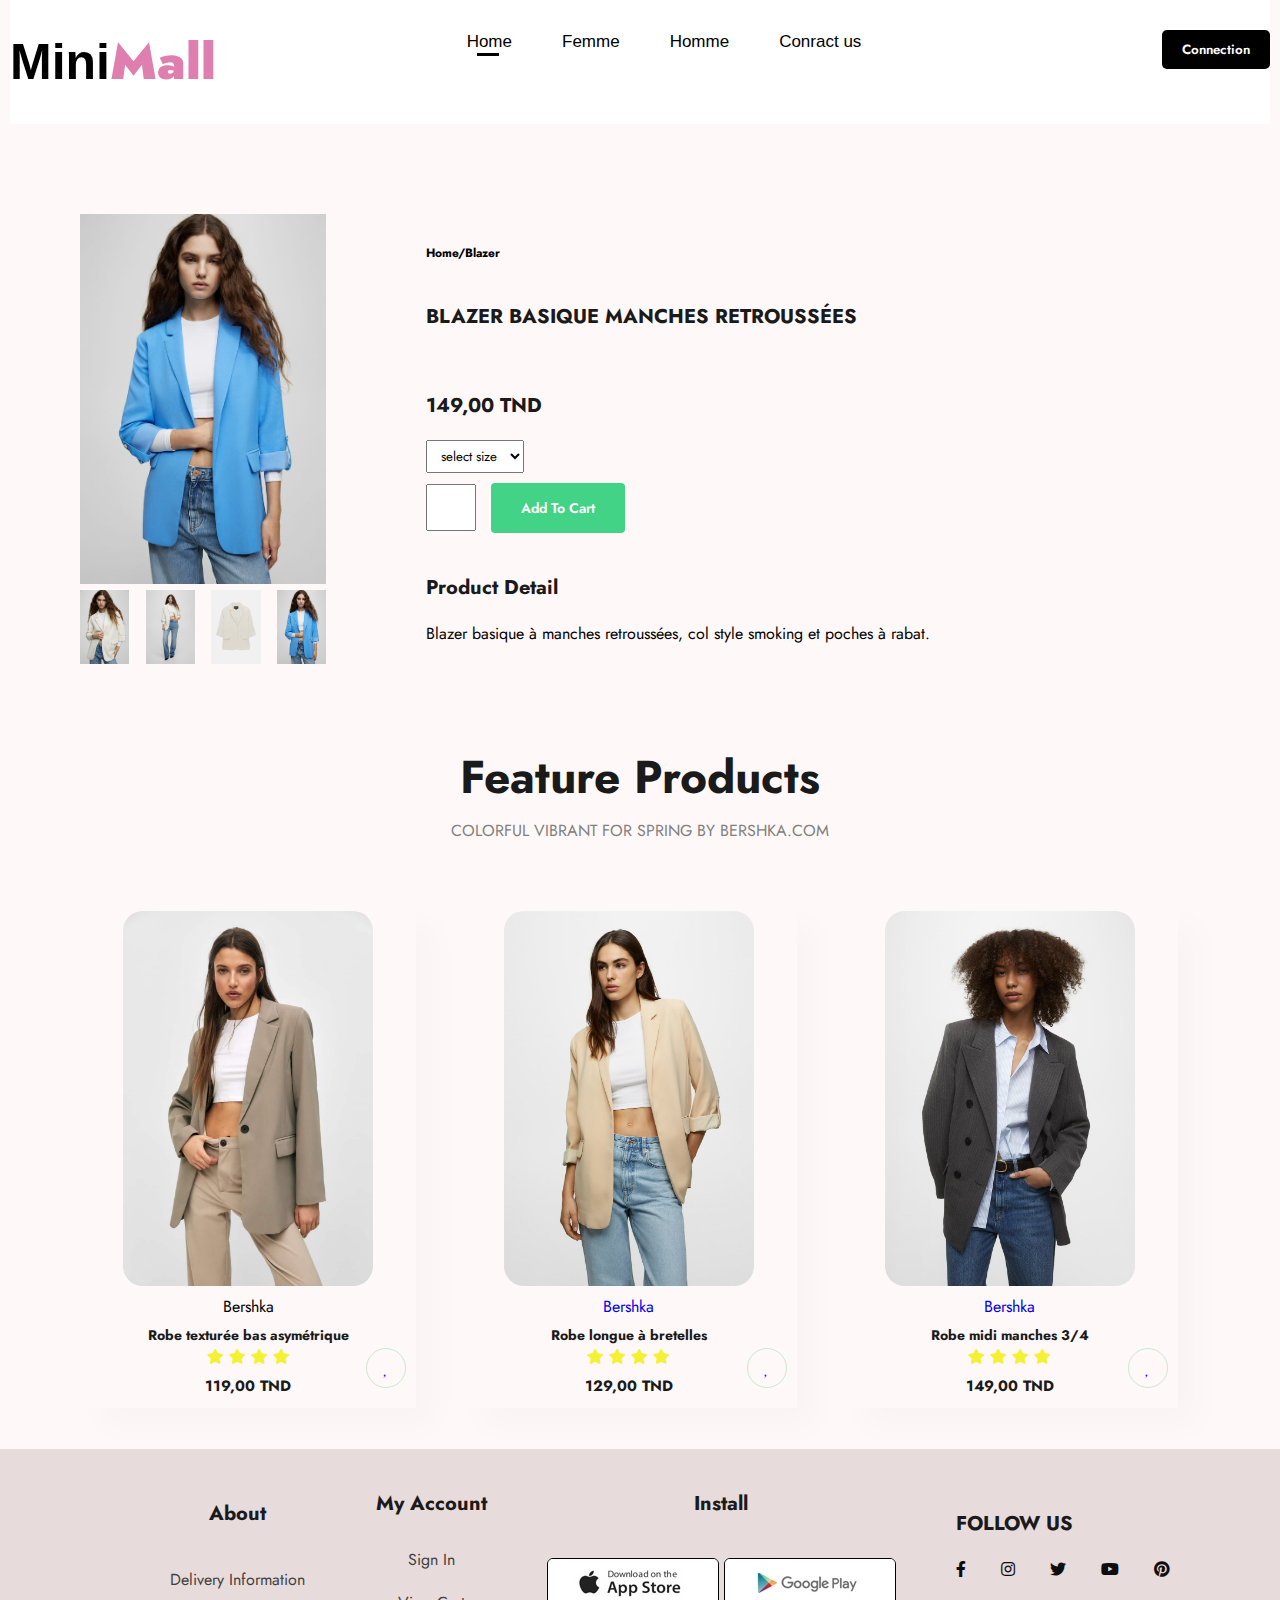
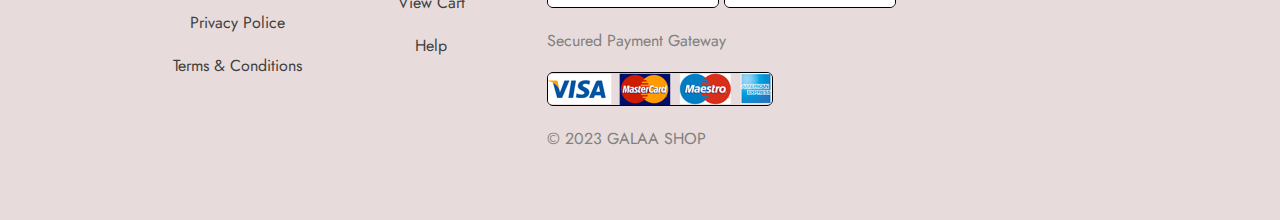
<file: webproject/sproduct.html>
<!DOCTYPE html>
<!DOCTYPE html>
<html lang="en">
<head>
    <meta charset="UTF-8">
    <meta http-equiv="X-UA-Compatible" content="IE=edge">
    <meta name="viewport" content="width=device-width, initial-scale=1.0">
    <title> clothes food and everything you need </title>
      <!--css link-->
      <link rel="stylesheet" href="style.css">
      <link rel="stylesheet" href="style2.css">
      <link rel="stylesheet" href="style3.css">
      <link rel="stylesheet" href="https://pro.fontawesome.com/releases/v5.10.0/css/all.css" /><!--to add icons -->
</head>
<body>
     <!--menu section--> 
     <section class="menu">
        <div class="nav">
           <div class="logo"><h1>Mini<b>Mall</b></h1></div>
           <ul>
              <li><a class="active" href="bershkaf.html">Home</a></li>
              <li><a href="bershkaf.html">Femme</a></li>
              <li><a href="Bershka.html">Homme</a></li>
              <li><a href="web_food/foodforyou/contact.html">Conract us</a></li>
              </ul>
              <div>
              
             
              <input class="signup" type="submit" value="Connection" name="Connection">
              </div>
      </div>
    
    </section>


    <section id ="prodetails" class="section-p1">
        <div class="single-pro-image">
            <img src="bershkaf/loula.jpg" width="100%" id="MainImge" alt="">
                <div class="small-img-group" >
                    <div class="small-img-col">
                        <img src="productdetails/blazerbidha3.jpg" width="100%" alt="" class="small-img">

                    </div>
                    <div class="small-img-col">
                        <img src="productdetails/blazerbidha2.jpg" width="100%" class="small-img" alt="">

                    </div>
                    <div class="small-img-col">
                        <img src="productdetails/blazerloulabidha.jpg"  class="small-img" width="100%" alt="">

                    </div>
                    <div class="small-img-col">
                        <img src="bershkaf/loula.jpg"  class="small-img" width="100%" alt="">

                    </div>

                </div>
        </div>
        <div class="single-pro-details">
            <h6> Home/Blazer</h6>
            <h4>BLAZER BASIQUE MANCHES RETROUSSÉES</h4>
            <h4>149,00 TND</h4>
            <select>
                <option>select size</option>
                <option>XS</option>
                <option>S</option>
                <option>M</option>
                <option>L</option>
                <option>XL</option>
            </select>
            <input type="number" value="1">
            <button class="normal">Add To Cart</button>
            <h4> Product Detail</h4>
            <span>
                Blazer basique à manches retroussées, col style smoking et poches à rabat.</span>

            </div>

    </section>
   <!--1-->
   <section  id="product1" class="section-p1" ></a>
    <h2>Feature Products</h2>
    <p> COLORFUL VIBRANT FOR SPRING BY BERSHKA.COM </p>
    <div class="pro-container"   >
        <div  class="pro">
            <img src="productdetails/blazer1.jpg" alt="">  
            <div class="product-text">
               
            </div>
            <div  class="des">
                <span>Bershka</span>
                <h5>Robe texturée bas asymétrique</h5>
                    <div class="star">
                    <i class="fas fa-star"></i>
                    <i class="fas fa-star"></i>
                    <i class="fas fa-star"></i>
                    <i class="fas fa-star"></i>         
                     </div>
                    
                 <h4>119,00 TND</h4>
            </div>
            <a href="#"><i class="fal fa-heart heart"></i>
        </div>  
              
    
    
<!--3-->
<div  class="pro">
    <img src="productdetails/blazer2.jpg" alt=""> 
    <div class="product-text">
       
    </div> 
    <div  class="des">
        <span>Bershka</span>
        <h5>Robe longue à bretelles</h5>
            <div class="star">
            <i class="fas fa-star"></i>
            <i class="fas fa-star"></i>
            <i class="fas fa-star"></i>
            <i class="fas fa-star"></i>         
             </div>
            
         <h4>129,00 TND</h4>
    </div>
    <a href="#"><i class="fal fa-heart heart"></i>
</div>  

<!--4-->
<div  class="pro">
<img src="productdetails/blazer3.jpg" alt="">  
<div class="product-text">
 
</div>
<div  class="des">
    <span>Bershka</span>
    <h5>Robe midi manches 3/4</h5>
        <div class="star">
        <i class="fas fa-star"></i>
        <i class="fas fa-star"></i>
        <i class="fas fa-star"></i>
        <i class="fas fa-star"></i>         
         </div>
        
     <h4>149,00 TND</h4>
</div>
<a href="#"><i class="fal fa-heart heart"></i>
</div>  

</section>
   <!--footer section--> 
<footer class="section-p1"              >
    <div   class="col"         >
        <!--
        <img src="Bershka/logo.PNG"-->
    



    </div>
    <div  class="col"   >
        <h4>About</h4>
        <a href="#"> Delivery Information</a>
        <a href="#">    Privacy Police</a>
        <a href="#"> Terms & Conditions </a>
        
        


    </div>
    <div  class="col"   >
        <h4>My Account</h4>
        <a href="#"> Sign In</a>
        <a href="#"> View Cart</a>
        <a href="#">Help</a>
      
        


    </div>
 <div  class="col install"         >
    <h4>Install</h4>
   
<div class="row"    >
    <img src="Bershkaa/app.jpg">
    <img src="Bershkaa/pl&y.jpg">
    <p>Secured Payment Gateway</p>
    <img src="Bershkaa/payyy.png">
    <p>© 2023 GALAA SHOP</p>
</div>

 </div>
 <div  class="follow"      > 
    <h4> FOLLOW US</h4>
    <div  class="icon"        >
    <i  class="fab fa-facebook-f"></i>
    <i  class="fab fa-instagram"></i>
    <i  class="fab fa-twitter"></i>
    <i  class="fab fa-youtube"></i>
    <i  class="fab fa-pinterest"></i>
    

    </div>
</div>
</footer>
 <!--java script code-->
 <script >
    var MainImge=document.getElementById("MainImge");
    var smallimg=document.getElementsByClassName("small-img");
  
    smallimg[0].onclick=function(){
          MainImge.src=smallimg[0].src;
    }
    smallimg[1].onclick=function(){
          MainImge.src=smallimg[1].src;
    }
    smallimg[2].onclick=function(){
          MainImge.src=smallimg[2].src;
    }
    smallimg[3].onclick=function(){
          MainImage.src=smallimg[3].src;
    }
  
  
  
      </script>
      <script src="java.js"></script>
  
      </body>
</file>
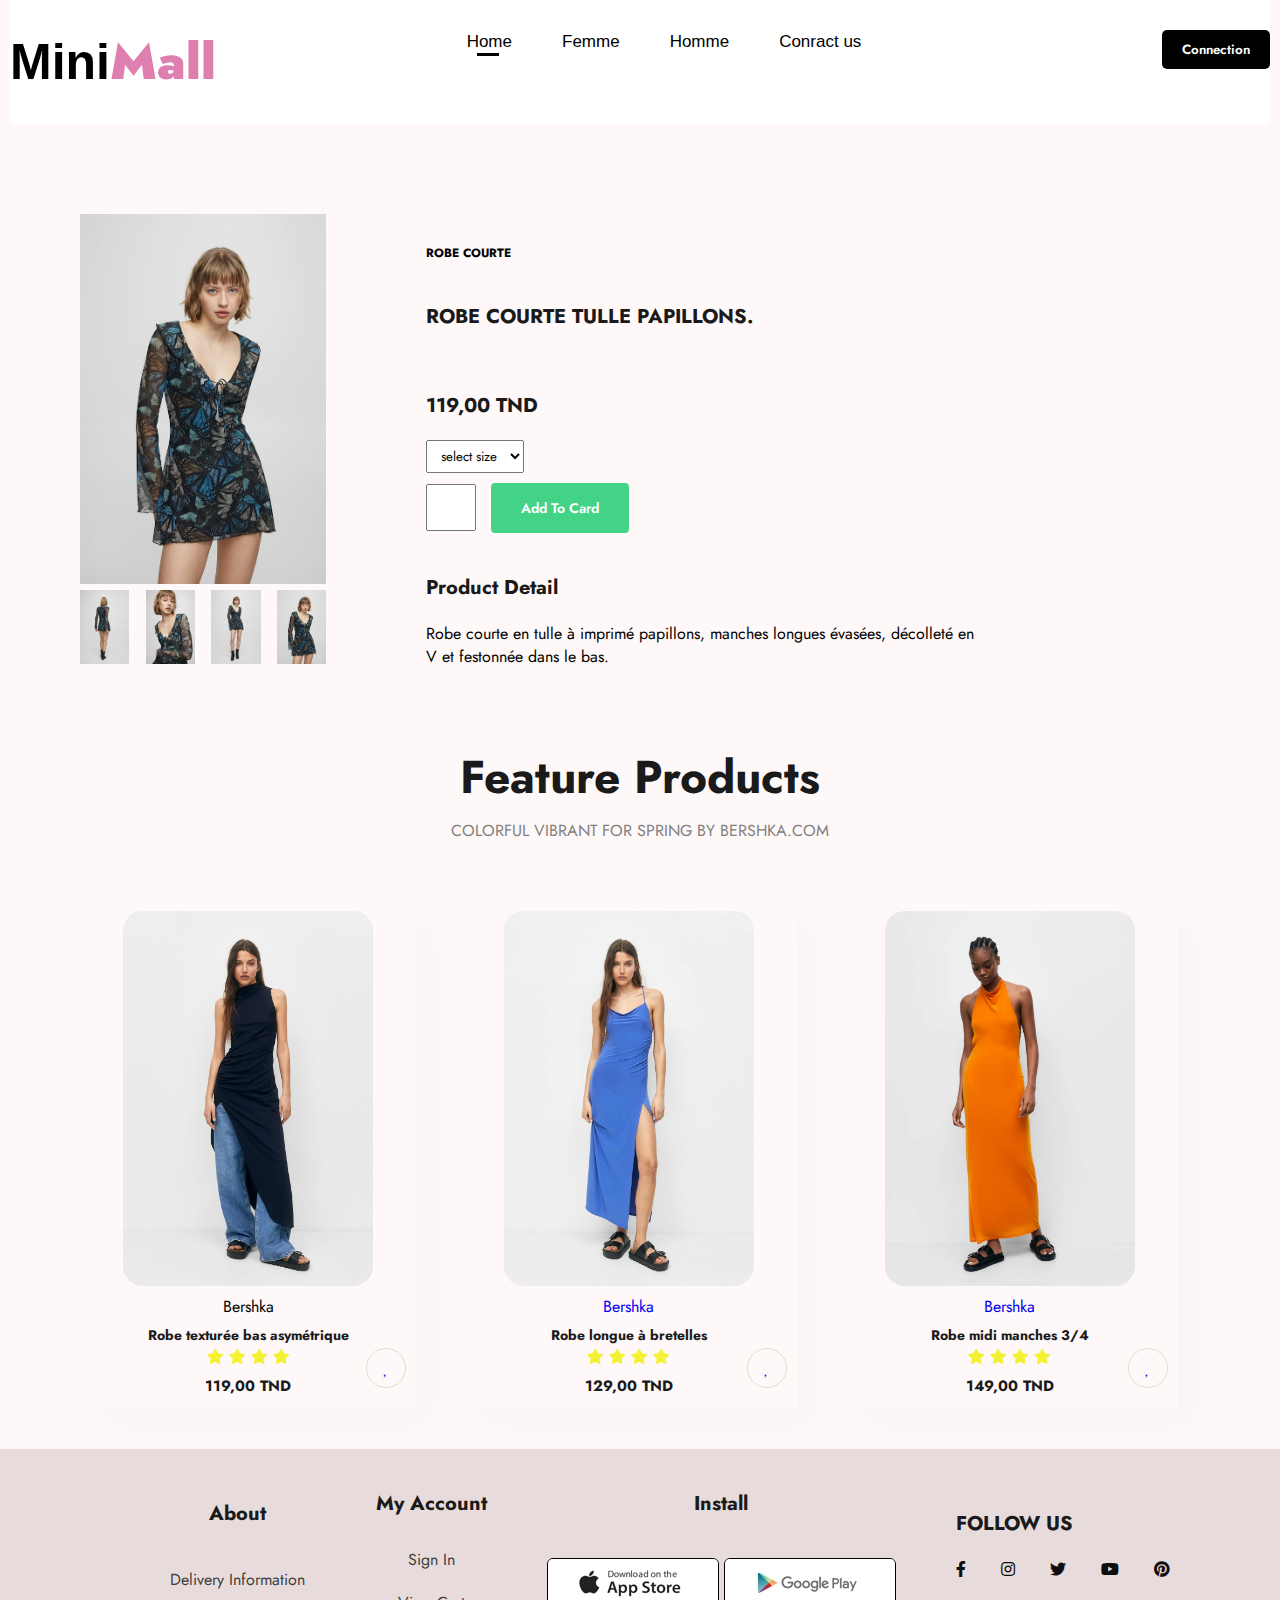
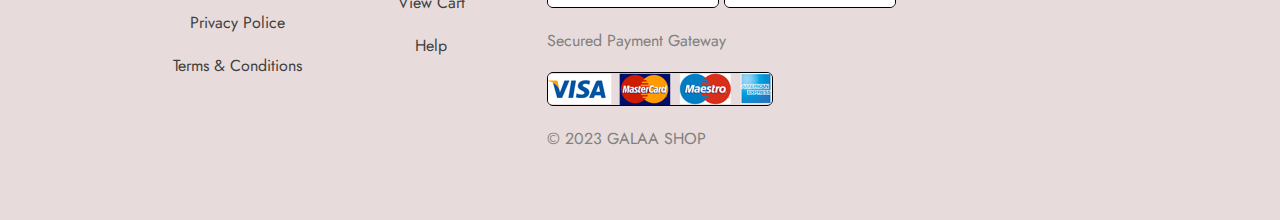
<file: webproject/sproduct2.html>
<!DOCTYPE html>
<!DOCTYPE html>
<html lang="en">
<head>
    <meta charset="UTF-8">
    <meta http-equiv="X-UA-Compatible" content="IE=edge">
    <meta name="viewport" content="width=device-width, initial-scale=1.0">
    <title> clothes food and everything you need </title>
      <!--css link-->
      <link rel="stylesheet" href="style.css">
      <link rel="stylesheet" href="style2.css">
      <link rel="stylesheet" href="style3.css">
      <link rel="stylesheet" href="https://pro.fontawesome.com/releases/v5.10.0/css/all.css" /><!--to add icons -->
</head>
<body>
     <!--menu section--> 
     <section class="menu">
        <div class="nav">
           <div class="logo"><h1>Mini<b>Mall</b></h1></div>
           <ul>
              <li><a class="active" href="bershkaf.html">Home</a></li>
              <li><a href="zaraf.html">Femme</a></li>
              <li><a href="zarah.html">Homme</a></li>
              <li><a href="web_food/foodforyou/contact.html">Conract us</a></li>
              </ul>
              <div>
              
             
              <input class="signup" type="submit" value="Connection" name="Connection">
              </div>
      </div>
    
    </section>



    <section id ="prodetails" class="section-p1">
        <div class="single-pro-image">
            <img src="productdetails/robeloula.jpg" width="100%" id="MainImge" alt="">
                <div class="small-img-group" >
                    <div class="small-img-col">
                        <img src="productdetails/robe2.jpg" width="100%" alt="" class="small-img">

                    </div>
                    <div class="small-img-col">
                        <img src="productdetails/robe3.jpg" width="100%" class="small-img" alt="">

                    </div>
                    <div class="small-img-col">
                        <img src="productdetails/robe4.jpg"  class="small-img" width="100%" alt="">

                    </div>
                    <div class="small-img-col">
                        <img src="productdetails/robeloula.jpg"  class="small-img" width="100%" alt="">

                    </div>

                </div>
        </div>
        <div class="single-pro-details">
            <h6> ROBE COURTE</h6>
            <h4>ROBE COURTE TULLE PAPILLONS.</h4>
            <h4>119,00 TND</h4>
            <select>
                <option>select size</option>
                <option>XS</option>
                <option>S</option>
                <option>M</option>
                <option>L</option>
                <option>XL</option>
            </select>
            <input type="number" value="1">
            <button class="normal">Add To Card</button>
            <h4> Product Detail</h4>
            <span>
                Robe courte en tulle à imprimé papillons, manches longues évasées, décolleté en V et festonnée dans le bas.</span>

            </div>

    </section>
   <!--1-->
   <section  id="product1" class="section-p1" ></a>
    <h2>Feature Products</h2>
    <p> COLORFUL VIBRANT FOR SPRING BY BERSHKA.COM </p>
    <div class="pro-container"   >
        <div  class="pro">
            <img src="productdetails/feature1.jpg" alt="">  
            <div class="product-text">
               
            </div>
            <div  class="des">
                <span>Bershka</span>
                <h5>Robe texturée bas asymétrique</h5>
                    <div class="star">
                    <i class="fas fa-star"></i>
                    <i class="fas fa-star"></i>
                    <i class="fas fa-star"></i>
                    <i class="fas fa-star"></i>         
                     </div>
                    
                 <h4>119,00 TND</h4>
            </div>
            <a href="#"><i class="fal fa-heart heart"></i>
        </div>  
              
    
    
<!--3-->
<div  class="pro">
    <img src="productdetails/feature2.jpg" alt=""> 
    <div class="product-text">
       
    </div> 
    <div  class="des">
        <span>Bershka</span>
        <h5>Robe longue à bretelles</h5>
            <div class="star">
            <i class="fas fa-star"></i>
            <i class="fas fa-star"></i>
            <i class="fas fa-star"></i>
            <i class="fas fa-star"></i>         
             </div>
            
         <h4>129,00 TND</h4>
    </div>
    <a href="#"><i class="fal fa-heart heart"></i>
</div>  

<!--4-->
<div  class="pro">
<img src="productdetails/feature3.jpg" alt="">  
<div class="product-text">
 
</div>
<div  class="des">
    <span>Bershka</span>
    <h5>Robe midi manches 3/4</h5>
        <div class="star">
        <i class="fas fa-star"></i>
        <i class="fas fa-star"></i>
        <i class="fas fa-star"></i>
        <i class="fas fa-star"></i>         
         </div>
        
     <h4>149,00 TND</h4>
</div>
<a href="#"><i class="fal fa-heart heart"></i>
</div>  

</section>
   <!--footer section--> 
   <footer class="section-p1"              >
    <div   class="col"         >
        <!--
        <img src="Bershka/logo.PNG"-->
    



    </div>
    <div  class="col"   >
        <h4>About</h4>
        <a href="#"> Delivery Information</a>
        <a href="#">    Privacy Police</a>
        <a href="#"> Terms & Conditions </a>
        
        


    </div>
    <div  class="col"   >
        <h4>My Account</h4>
        <a href="#"> Sign In</a>
        <a href="#"> View Cart</a>
        <a href="#">Help</a>
      
        


    </div>
 <div  class="col install"         >
    <h4>Install</h4>
   
<div class="row"    >
    <img src="Bershkaa/app.jpg">
    <img src="Bershkaa/pl&y.jpg">
    <p>Secured Payment Gateway</p>
    <img src="Bershkaa/payyy.png">
    <p>© 2023 GALAA SHOP</p>
</div>

 </div>
 <div  class="follow"      > 
    <h4> FOLLOW US</h4>
    <div  class="icon"        >
    <i  class="fab fa-facebook-f"></i>
    <i  class="fab fa-instagram"></i>
    <i  class="fab fa-twitter"></i>
    <i  class="fab fa-youtube"></i>
    <i  class="fab fa-pinterest"></i>
    

    </div>
</div>
</footer>
 
 <!--java script code-->
 <script >
    var MainImge=document.getElementById("MainImge");
    var smallimg=document.getElementsByClassName("small-img");
  
    smallimg[0].onclick=function(){
          MainImge.src=smallimg[0].src;
    }
    smallimg[1].onclick=function(){
          MainImge.src=smallimg[1].src;
    }
    smallimg[2].onclick=function(){
          MainImge.src=smallimg[2].src;
    }
    smallimg[3].onclick=function(){
          MainImage.src=smallimg[3].src;
    }
  
  
  
      </script>
      <script src="java.js"></script>
  
      </body>
</file>
<file: webproject/style2.css>
@import url( 'https://fonts.googleapis.com/css2?family=Jost:ital,wght@0,100;0,200;0,300;0,400;0,500;0,600;0,700;1,800&display=swap');

*{
margin: 0; /* definir taille sur les 4 cotes */
padding: 0;/*generate space */
box-sizing: border-box;
scroll-behavior: smooth ;
font-family: 'Jost', sans-serif;
list-style: none;
text-decoration: none;

}
h1{

font-size:50px;
line-height: 64px;
color: #1a1a1a;

}
h2{
font-size:46px;
line-height: 54px;
color: #1a1a1a;


}
h4{
    font-size:20px;
  
    color: #1a1a1a;
    
}
h6{
    font-weight:700px;
    font-size:12px;
  
}
p {
    font-size: 16px;
    color:grey;
    margin: 15px 0 20px 0;
  }
  
  .section-p1 {
    padding: 40px 80px;
  }
  
  .section-m1 {
    margin: 40px 0;
  }
  button.normal{
   font-size:14px;
   font-weight:600 ;
   padding:15px 30px;
   color: #1a1a1a;
   background-color: #dbeae5;
   border-radius: 4px;
   border:none ;
   outline: none;
   transition: 0.2s;

 }
 body {
  width: 100%;
  background-color: #fff8f8
}
/*now we are going to aline our headers w nhotouhol fard niveau maa logo*/
.nav{
  background-color:#ffffff;
width:100%;
display:flex;
justify-content:space-between;
align-items:centre;
padding:30px 0;

}
.nav .logo h1{
  font-weight:800;
  font-family:sans-serif;
  color:#000000;
}
.nav .logo b{
  
  color:#f84a4a;;
}

.nav ul{
  
  display:flex;
  list-style:none;
  
}
.nav ul li{
margin-right:50px;}
.nav ul li a{
  text-decoration:none;
  color:#000000;
  font-weight:500;
  font-family:sans-serif;
  font-size:17px;
}
.nav ul li a:hover{
  color:#db1e7c;;
}
.nav ul .active::after{
  
  content:"";
  width:50%;
  height:3px;
  background-color:black;
  display:flex;
  position:relative;
  margin-left:10px;
}
input{
  padding:10px 20px;
  cursor:pointer;
  font-weight:600;
}
.signin{
  background:transparent;
border:none;}
.signup{
background-color:#f84a4a;
  color:#ffffff;
  outline:none;
  border:none;
border-radius:5px;}

  /*search bar*/
  .menu{
    padding:0 10px 30px 10px;
    display:grid;
    grid-template-columns:repeat(auto-fit,minmax(350px,1fr));
    grid-gap:30px 50px;
  }
  
  .search-box
  {
    
    position:absolute;
    top:17%;
    left:50%;
    transform:translate(-50%,-50%);
    background:#f84a4a;
      border-radius:40px;
  
    height:40px;
      padding:10px;
    
  }
  .search-box:hover > .search-btn{
    color:#000;
  }
  .search-box:hover > .search-txt{
    width:240px;
    padding:0 6px;
  }
  .search-btn{
    color:#f84a4a;
    float:right;
    width:40px;
    height:40px;
    border-radius:50%;
    background:white;
    display:flex;
    justify-content:center;
    align-items:center;
  }
  
  
  .search-txt {
    border:none;
    background:none;
    outline:none;
    float:left;
    padding:0;
    color:#be067e;
    font-size:16px;
    transition:0.4s;
    width:0px;
    line-height:40px;
  }



 body {
   width: 100%;
 }
 /*now we are going to aline our headers w nhotouhol fard niveau maa logo*/
 #header { 
   display:flex;
   align-items:center;
   justify-content:space-between;
  padding:15px 300px ;
  text-align: center;
background: rgb(255, 255, 255) ;
box-shadow: 0 5px  15px rgba(255, 255, 255, 0.692);
z-index: 999;
position:sticky;/*hatitha bsh kif nscrolli tab9a l barra fixe   */
left: 0;
top: 0; 
flex-wrap: wrap;   
 }/*
 #navbar{    /*now we are going to aline our headers w nhotouhol fard starr maa logo
   display:flex;
   align-items:center ;
   justify-content:center;
   
 }
 #navbar li {
 padding: 0 35px;/* espace bin l menu
 position: relative;
 }

 #navbar li a {
   font-weight:600px;
   font-size:20px;
   color: #020202a4;
  transition: 0.3s ease; /*transition bin kol menu tkoun smooth msh mazrouba
   }

   #navbar li a:hover,/*faza hethi taamli shadow yaani k nenzl ala mathalan shop loun yetbadl
   #navbar li a.active{   /*twa aamalt appel l classe essmha active lezm nmshi nasnaaha f html bsh nrod kol icon highlited yaani k nodkhl l home tab9a mlawna bl akdher   
       color:#088178;
       }

  #navbar li a.active ::after ,
  #navbar li a:hover::after{  /*twa nheb naaml l underline effect yaani kol icone nenzl aliha tkoun msatra 
  content: "";
  width: 30%;
  height: 2px;
  background: #088178;
  position: absolute;
  bottom: -4px;
  left: 20px;
  }


      partie les cadres w tswr taa page loula */
        .row2{
      
       width:100%;
       height: 100vh;
      background-size: cover;
      background-position: top 100% right 0;
      padding:0 90px;
      display: flex;
      flex-direction:column;
      align-items:center;
      justify-content: center;
      padding-top: 30px;
      }
      .col1{
       flex-basis: 80%;
      }

      h1{
       color: #3b8c87;
      }
      .card1{
       width: 350px;
       height:550px ;
       display: inline-block;
       border-radius: 21px 1px;
       box-sizing: border-box;
       cursor: pointer;
       margin: 10px 40px;
       background-image:url(bershka/4.jpg) ;
       background-position: center;
       background-size: cover;
       justify-content: right;
      margin-left: 40px;
      transition: 0.5s;
      
      }
     .card5{
       background-image: url(bershkaf/thenya.jpg);
     
     }
     .card6{
       background-image: url(food.jpg);

     }
     .card7{
       background-image: url(pc.jpg);
     }
     .bershka1 {
       text-align:center;
       color: #fffffff9;

      }
      
      .card1:hover:hover{
        transform: scale(1.3);
        z-index: 2;
       }
      #header button{
         /*
        background-image:url(Bershka/logo.PNG);
         /*background: transparent;**/
         
         border:0;
         padding: 14px 80px 14px 65px;
         background-repeat: no-repeat;
         cursor:pointer;
         font-weight: 700;
         font-size: 15px;
         background-color: transparent;
         justify-content: center;
         align-items: center;
         text-align: center;
     
 
       }
/*footer editing*/
footer{
  display: flex;
  flex-wrap: wrap;
  justify-content: space-between;
  background-color: #e8dbdb;
}
footer .col{
display: flex;
flex-direction: column;
align-items:center;
margin-bottom: 30px;
}
footer .col img{
justify-self: center;
}
footer .logo{
margin-bottom: 40px;
}
footer h4{
font-size: 14;
padding-bottom: 20px;
}
footer p{
font-size: 13;
margin: 0 0 0 0;
}
footer a{
font-size: 1;
text-decoration: none;
color: #222;
margin: 10px;
}
footer .follow{
margin-top: 20px;
}
footer .follow i{
color: #0e0e0e;
padding-right: 30px;
cursor: pointer;
}
footer .install .row img{
border:1px solid black ;
border-radius: 6px;
}
footer .install img{
margin:20px 0 15px 0 ;

}

.active{
color: #088178;
}
</file>
<file: webproject/style.css>
@import url( 'https://fonts.googleapis.com/css2?family=Jost:ital,wght@0,100;0,200;0,300;0,400;0,500;0,600;0,700;1,800&display=swap');

*{
margin: 0; /* definir taille sur les 4 cotes */
padding: 0;/*generate space */
box-sizing: border-box;
scroll-behavior: smooth ;
font-family: 'Jost', sans-serif;
list-style: none;
text-decoration: none;

}
h1{

font-size:50px;
line-height: 64px;
color: #1a1a1a;

}
h2{
font-size:46px;
line-height: 54px;
color: #1a1a1a;


}
h4{
    font-size:20px;
  
    color: #1a1a1a;
    
}
h6{
    font-weight:700px;
    font-size:12px;
  
}
p {
    font-size: 16px;
    color:grey;
    margin: 15px 0 20px 0;
  }
  
  .section-p1 {
    padding: 40px 80px;
  }
  
  .section-m1 {
    margin: 40px 0;
  }
  /*hthy botton mtaa learn more l f ekhr safha*/
  button.normal{
    font-size:14px;
    font-weight:600 ;
    padding:15px 30px;
    color: #1a1a1a;
    background-color: #dbeae5;
    border-radius: 4px;
    border:none ;
    outline: none;
    transition: 0.2s;

  }

  body {
    width: 100%;
    background-color: #fff8f8
  }
  /*now we are going to aline our headers w nhotouhol fard niveau maa logo*/
  .nav{
    background-color:#ffffff;
  width:100%;
  display:flex;
  justify-content:space-between;
  align-items:centre;
  padding:30px 0;
  
  }
  .nav .logo h1{
    font-weight:800;
    font-family:sans-serif;
    color:#e67eb5;
  }
  .nav .logo b{
    
    color:#d85295;;
  }
  
  .nav ul{
    
    display:flex;
    list-style:none;
    
  }
  .nav ul li{
  margin-right:50px;}
  .nav ul li a{
    text-decoration:none;
    color:#000000;
    font-weight:500;
    font-family:sans-serif;
    font-size:17px;
  }
  .nav ul li a:hover{
    color:#db1e7c;;
  }
  .nav ul .active::after{
    
    content:"";
    width:50%;
    height:3px;
    background-color:black;
    display:flex;
    position:relative;
    margin-left:10px;
  }
  input{
    padding:10px 20px;
    cursor:pointer;
    font-weight:600;
  }
  .signin{
    background:transparent;
  border:none;}
  .signup{
  background-color:#db1e7c;
    color:#ffffff;
    outline:none;
    border:none;
  border-radius:5px;}
/*search bar*/
.menu{
	padding:0 10px 30px 10px;
	display:grid;
	grid-template-columns:repeat(auto-fit,minmax(350px,1fr));
	grid-gap:30px 50px;
}

.search-box
{
	
	position:absolute;
	top:17%;
	left:50%;
	transform:translate(-50%,-50%);
	background:#6c6c6c;
    border-radius:40px;

	height:40px;
    padding:10px;
	
}
.search-box:hover > .search-btn{
	color:#000;
}
.search-box:hover > .search-txt{
	width:240px;
	padding:0 6px;
}
.search-btn{
	color:#0c0c0c;
	float:right;
	width:40px;
	height:40px;
	border-radius:50%;
	background:white;
	display:flex;
	justify-content:center;
	align-items:center;
}


.search-txt {
	border:none;
	background:none;
	outline:none;
	float:left;
	padding:0;
	color:white;
	font-size:16px;
	transition:0.4s;
	width:0px;
	line-height:40px;
}

       
         .row1{
       
          width:100%;
          height: 100vh;
         background-size: cover;
         background-position: top 100% right 0;
         padding:0 90px;
         display: flex;
         flex-direction:column;
         align-items:center;
         justify-content: center;
         padding-top: 30px;
       }
       .col1{
        flex-basis: 80%; 
       }

       h1{
        color: #3b8c87;
       }
       .card{
        width: 350px;
        height:550px ;
        display: inline-block;
        border-radius: 21px 1px;
        box-sizing: border-box;
        cursor: pointer;
        margin: 10px 40px;
        background-image:url(bershka/4.jpg) ;
        background-position: center;
        background-size: cover;
        justify-content: right;
       margin-left: 40px;
       transition: 0.5s;
       
       }
      .card1{
        background-image: url(bershkaf/4.jpg);
      
      }
      .card2{
        background-image: url(zaraf/coover.jpg);

      }
      .card3{
        background-image: url(zaraf/cover3.jpg);
      }
      .bershka {
        text-align:center;
        color: #2d2b2bf9;
        justify-content:center;
        align-items: center;
        text-align: center;
       }
       .card:hover{
        transform: scale(1.3);
        z-index: 2;
       }
     

      #header button{
        /*
       background-image:url(Bershka/logo.PNG);
        /*background: transparent;**/
        
        border:0;
        padding: 14px 80px 14px 65px;
        background-repeat: no-repeat;
        cursor:pointer;
        font-weight: 700;
        font-size: 15px;
        background-color: transparent;
        justify-content: center;
        align-items: center;
        text-align: center;
    

      }
       /*twa lehin bl product loul */
       #product1{
        text-align: center;

       }
       #product1 .pro-container{
        display: flex;
        justify-content: space-between;
        padding-top: 40px;
       
        flex-wrap: wrap;
       }
       /*twa lehin b taswira */
       #product1 .pro{
        width:30%;
        min-width:250px;
        padding: 8px 8px;
        /*
        border: 1px solid #060606;*/
        cursor: pointer;
        box-shadow: 20px 20px  30px rgba(0,0,0,0.02);
        margin: 1px 0;
        transition: 0.30 ease;
        position: relative;

    }
        #product1 .pro:hover{
     box-shadow: 30px 20px  30px rgba(0,0,0,0.06  );
     /*transform: scale(0.9);*/

        }
       #product1 .pro img{
        width: 250px;
        border-radius: 20px;
       }
       #product1 .pro .des{
        text-align:center;
        padding:3px 0;

       }
     #product1 .pro.span{
        color:#606063;
        font-size: 12px;
     }
     #product1 .pro .des h5{
        padding-top:7px;
        font-size: 14px;
        color:#1a1a1a
     }
     #product1 .pro .des i{
        font-size: 15px;
        
     }
     #product1 .pro .des h4{
    padding-top:7px ;
    font-size:15px ;
    font-weight: 700px;
     }
     #product1 .pro .heart{
        width:40px ;
        height: 40px;
        line-height: 40px;
        border-radius:50px ;
        background-color: 500;
        border: 1px solid #cce7d0;
        position: absolute;
        bottom: 20px;
        right:10px ;

     }
     #product1 .pro .star{
      color: rgba(244, 241, 46, 0.967);

     }/*
     .section-p1 {
      padding-left: 40px;
     }*/
#banner{
    display: flex;
    justify-content: center;
    flex-direction: column;
    align-items: center;
    text-align: center;


}
#banner h2 samp{
  color: #0e5d47;
}
#banner button:hover{
  background-color: #088178;
  color: #fff;
}/*1*/
#sm-banner .banner-box{
  
  display: flex;
  justify-content: center;
  flex-direction: column;
  align-items: center;
  text-align: center;
 background-image:url(Bershkaa/banner2.jfif) ;
min-width: 400px;
height: 50vh;
background-size: cover;
background-position:center;

}
#sm-banner .banner-box h4{
  color: #ffffffcf;
}
#sm-banner{
  display: flex;
  justify-content: space-between;
  flex-wrap: wrap;
  padding-bottom: 40px;

}
button.white{
  font-size:13px;
  font-weight:600 ;
  padding:15px 30px;
  color: #1a1a1a;
  background-color: #f1deec;
  border-radius: 4px;
  border:none ;
  outline: none;
  transition: 0.2s;}
/*
} #sm-banner button:hover{
  background-color: #c383ad;
  color: #fff;
}*/
#sm-banner .banner-box:hover button{
  background-color: #c383ad;
  color: #fff;
}
/*2*/
#sm-banner .banner-box2{
  display: flex;
  justify-content: center;
  flex-direction: column;
  align-items: center;
  text-align: center;
 background-image:url(Bershkaa/banner3.jpg) ;
min-width: 400px;
height: 50vh;
background-size: cover;
background-position: center;
}
#sm-banner .banner-box2:hover button{
  background-color: #d5c293;
  color: #f1ece3;
}
button.grege{
  font-size:13px;
  font-weight:600 ;
  padding:15px 30px;
  color: #1a1a1a;
  background-color: #e4d5b9;
  border-radius: 4px;
  border:none ;
  outline: none;
  transition: 0.2s;}
/*3*/


#sm-banner .banner-box3{
  display: flex;
  justify-content: center;
  flex-direction: column;
  align-items: center;
  text-align: center;
 background-image:url(Bershkaa/banner5.jfif) ;
min-width: 400px;
height: 50vh;
background-size: cover;
background-position: center;
}
#sm-banner .banner-box3:hover button{
  background-color: #96988c;
  color: #f1ece3;
}
button.white1{
  font-size:13px;
  font-weight:600 ;
  padding:15px 30px;
  color: #1a1a1a;
  background-color: #ede8de;
  border-radius: 4px;
  border:none ;
  outline: none;
  transition: 0.2s;}

/*4*/

#sm-banner .banner-box5{
  display: flex;
  justify-content: center;
  flex-direction: column;
  align-items: center;
  text-align: center;
 background-image:url(Bershkaa/bannerzlatan.jfif) ;
min-width: 400px;
height: 50vh;
background-size: cover;
background-position: center;
}
#sm-banner .banner-box5:hover button{
  background-color: #d5c293;
  color: #f1ece3;
}
button.grege{
  font-size:13px;
  font-weight:600 ;
  padding:15px 30px;
  color: #1a1a1a;
  background-color: #e4d5b9;
  border-radius: 4px;
  border:none ;
  outline: none;
  transition: 0.2s;}
/**/

  #sm-banner .banner-box4{
    display: flex;
    justify-content: center;
    flex-direction: column;
    align-items: center;
    text-align: center;
   background-image:url(Bershkaa/banner4.jpg) ;
  min-width: 400px;
  height: 50vh;
  background-size: cover;
  background-position: center;
  }
  #sm-banner .banner-box5:hover button{
    background-color: #d5c293;
    color: #f1ece3;
  }
  button.grege{
    font-size:13px;
    font-weight:600 ;
    padding:15px 30px;
    color: #1a1a1a;
    background-color: #e4d5b9;
    border-radius: 4px;
    border:none ;
    outline: none;
    transition: 0.2s;}
    #sm-banner .banner-box6{
      display: flex;
      justify-content: center;
      flex-direction: column;
      align-items: center;
      text-align: center;
     background-image:url(Bershkaa/11.jfif) ;
    min-width: 400px;
    height: 50vh;
    background-size: cover;
    background-position: center;
    }
    #sm-banner .banner-box6:hover button{
      background-color: #61cac3;
      color: #fff;
    }
    button.amal{
      font-size:13px;
      font-weight:600 ;
      padding:15px 30px;
      color: #1a1a1a;
      background-color: #dbebe7;
      border-radius: 4px;
      border:none ;
      outline: none;
      transition: 0.2s;}
    





#product1 .product-text h5{
    position: absolute;
    top: 13px;
    left: 13px;
    color: #fff;
    font-size: 12px;
    font-weight: 600;
    text-transform: uppercase;
    background-color: #27b737;
    padding: 3px 10px;
    border-radius: 2px;}
    #section-p1.heart-icon{
        position: absolute;
        right: 0;
        font-size: 20px;
    }
    #section-p1 .heart-icon:hover{
        color: #EE1C47;
    }
    #hero .navbar{
      position:absolute;
      margin:50px;
      justify-content: space-between;
      width: 100%;
      box-sizing: border-box;


    }
    #hero .navbar a{
      color:#088178;

    }
    #hero .navbar .logo1{
      font-size: 2cm;
      font-weight: bold;



    }
    #hero .navbar .nav-links ul{

  display:flex ;
  align-items: center ;
    }
    /*
   @media(max-width:799px){
      #navbar {
        display: flex;
        flex-direction: column;
        align-items: flex-start;
        justify-content: flex-start;
        position: fixed;
        right: 0px;
        height:100vh;
        width: 300px;
        background-color: #e3e6f3;
        box-shadow:0 40px 60px rgba(0, 0, 0, 0.1);
        padding: 80px 0 0 10px ;
    }
    #navbar li{
      margin-bottom: 30px;
    }
  }
  /*create the footer now*/
  
  #newsletter{
    display: flex;
    justify-content: space-between;
    flex-wrap: wrap;
    align-items: center;
    background-color: #fffffe;
    background-position: 20% 30%;
    margin-left: 70px;


  }
  #newsletter h2{
    font-size: 40px;
    font-weight: 1000;
 align-items: center;
    
  }
  #newsletter p{
    font-size: 14px;
    font-weight: 600;
    color: #818ea0;
  align-items: center;
  }
    #newsletter .form{
      display: flex;
      width: 40%;
      align-self: center;
      margin-left: 200px;
    
align-items: center;
    } 
/*footer editing*/
  footer{
    display: flex;
    flex-wrap: wrap;
    justify-content: space-between;
    background-color: #e5e5e5;
}
footer .col{
  display: flex;
  flex-direction: column;
  align-items:center;
  margin-bottom: 30px;
}
footer .col img{
  justify-self: center;
}
footer .logo{
margin-bottom: 40px;
}
footer h4{
  font-size: 14;
  padding-bottom: 20px;
}
footer p{
  font-size: 13;
 margin: 0 0 0 0;
}
footer a{
  font-size: 1;
text-decoration: none;
color: #3f3f3f;
margin: 10px;
}
footer .follow{
  margin-top: 20px;
}
footer .follow i{
 color: #0e0e0e;
 padding-right: 30px;
 cursor: pointer;
}
footer .install .row img{
  border:1px solid black ;
  border-radius: 6px;
}
footer .install img{
  margin:20px 0 15px 0 ;

}
.active{
  color: #088178;
}













/*
.navbar ul{
  list-style: none;
  display: flex;

}*/
/*
.navbar ul li {
  padding: 10px 30px;
  position: relative;
}/*
.navbar ul li a{
  color: red;
  text-decoration: none;
  font-size: 20px ;}

.navbar ul li a:hover{
  color:red;
 }




 .navbar ul li:hover .dropdown_menu{
  display: block;
  position: absolute;  
 left: 0 ;
 top: 100%;
 background-color: red;
 

}
.navbar ul li:hover .dropdown_menu ul  {
margin: 10px;
display: block;
}
.navbar ul li:hover .dropdown_menu ul li{
  width: 20px;
padding: 15px;
}
.fas{
  float: right;
  margin-left: 10px;
  padding-top: 3px;
}
.navbar .dropdown_menu{
  display: block;
}
*/ /*
.dropdown_menu{
  display: none;

}
.navbar ul li:hover .dropdown_menu{
  display: block;
  position: absolute;  
 left: 0 ;
 top: 100%;
 background-color: red;
 

}
.dropdown_menu ul{
display: block;
margin: 10px;
}
.dropdown_menu ul li{
  width: 20px;
padding: 15px;
}
.fas{
  float: right;
  margin-left: 10px;
  padding-top: 3px;
}

/*single product*/
#prodetails .single-pro-image{
  width: 22%;
  margin-right: 100px;

}
.small-img-group{
  display: flex;
  justify-content: space-between;
}
.small-img-col{
  flex-basis: 20%;
  cursor: pointer;
}
#prodetails{

  display: flex;
  margin-top: 20px;
}
#prodetails .single-pro-details{
  width: 50%;
  padding-top: 30px;

}
#prodetails .single-pro-details h4{
    padding: 40px 0 20px 0;
}
#prodetails .single-pro-details h2{
  font-size: 26px;
 
}
#prodetails .single-pro-details select{
   display: block;
   padding: 5px 10px;
   margin-bottom: 10px;

}
#prodetails .single-pro-details input{
width: 50px;
height: 47px;
padding-left: 18px;
font-size: 16px;
margin-right: 10px;
}
#prodetails .single-pro-details button{
  color: #ffffff;
  background-color: #42d386;

}
#prodetails .single-pro-details span{
  line-height: 20px;
}
</file>
<file: webproject/style3.css>
@import url( 'https://fonts.googleapis.com/css2?family=Jost:ital,wght@0,100;0,200;0,300;0,400;0,500;0,600;0,700;1,800&display=swap');

*{
margin: 0; /* definir taille sur les 4 cotes */
padding: 0;/*generate space */
box-sizing: border-box;
scroll-behavior: smooth ;
font-family: 'Jost', sans-serif;
list-style: none;
text-decoration: none;

}
h1{

font-size:50px;
line-height: 64px;
color: #1a1a1a;

}
h2{
font-size:46px;
line-height: 54px;
color: #1a1a1a;


}
h4{
    font-size:20px;
  
    color: #1a1a1a;
    
}
h6{
    font-weight:700px;
    font-size:12px;
  
}
p {
    font-size: 16px;
    color:grey;
    margin: 15px 0 20px 0;
  }
  
  .section-p1 {
    padding: 40px 80px;
  }
  
  .section-m1 {
    margin: 40px 0;
  }
  /*hthy botton mtaa learn more l f ekhr safha*/
  button.normal{
    font-size:14px;
    font-weight:600 ;
    padding:15px 30px;
    color: #1a1a1a;
    background-color: #dbeae5;
    border-radius: 4px;
    border:none ;
    outline: none;
    transition: 0.2s;

  }

  body {
    width: 100%;
    background-color: #fff8f8
  }
  /*now we are going to aline our headers w nhotouhol fard niveau maa logo*/
  .nav{
    background-color:#ffffff;
  width:100%;
  display:flex;
  justify-content:space-between;
  align-items:centre;
  padding:30px 0;
  
  }
  .nav .logo h1{
    font-weight:800;
    font-family:sans-serif;
    color:#000000;
  }
  .nav .logo b{
    
    color:#df7faf;;
  }
  
  .nav ul{
    
    display:flex;
    list-style:none;
    
  }
  .nav ul li{
  margin-right:50px;}
  .nav ul li a{
    text-decoration:none;
    color:#000000;
    font-weight:500;
    font-family:sans-serif;
    font-size:17px;
  }
  .nav ul li a:hover{
    color:#db1e7c;;
  }
  .nav ul .active::after{
    
    content:"";
    width:50%;
    height:3px;
    background-color:black;
    display:flex;
    position:relative;
    margin-left:10px;
  }
  input{
    padding:10px 20px;
    cursor:pointer;
    font-weight:600;
  }
  .signin{
    background:transparent;
  border:none;}
  .signup{
  background-color:#000;
    color:#ffffff;
    outline:none;
    border:none;
  border-radius:5px;}
  
  /*search bar*/
.menu{
	padding:0 10px 30px 10px;
	display:grid;
	grid-template-columns:repeat(auto-fit,minmax(350px,1fr));
	grid-gap:30px 50px;
}

.search-box
{
	
	position:absolute;
	top:17%;
	left:50%;
	transform:translate(-50%,-50%);
	background:#646464;
    border-radius:40px;

	height:40px;
    padding:10px;
	
}
.search-box:hover > .search-btn{
	color:#000;
}
.search-box:hover > .search-txt{
	width:240px;
	padding:0 6px;
}
.search-btn{
	color:#0c0c0c;
	float:right;
	width:40px;
	height:40px;
	border-radius:50%;
	background:rgb(255, 255, 255);
	display:flex;
	justify-content:center;
	align-items:center;
}


.search-txt {
	border:none;
	background:none;
	outline:none;
	float:left;
	padding:0;
	color:#be067e;
	font-size:16px;
	transition:0.4s;
	width:0px;
	line-height:40px;
}


     /*les cadres*/  
         .row1{
       
          width:100%;
          height: 100vh;
         background-size: cover;
         background-position: top 100% right 0;
         padding:0 90px;
         display: flex;
         flex-direction:column;
         align-items:center;
         justify-content: center;
         padding-top: 30px;
       }
       .col1{
        flex-basis: 80%; 
       }

       h1{
        color: #3b8c87;
       }
       .card{
        width: 350px;
        height:550px ;
        display: inline-block;
        border-radius: 21px 1px;
        box-sizing: border-box;
        cursor: pointer;
        margin: 10px 40px;
        background-image:url(bershka/4.jpg) ;
        background-position: center;
        background-size: cover;
        justify-content: right;
       margin-left: 40px;
     transition: 0.5s;
       
       }
      .card1{
        background-image: url(coverbershka.jpg);
      
      }
      .card2{
        background-image: url(zarah/1.jpg);

      }
      .card:hover{
        transform: scale(1.3);
        z-index: 2;
       }
      .bershka {
        text-align:center;
        color: #464040f9;
        justify-content:center;
        align-items: center;
        text-align: center;
       }
       

      #header button{
        /*
       background-image:url(Bershka/logo.PNG);
        /*background: transparent;**/
        
        border:0;
        padding: 14px 80px 14px 65px;
        background-repeat: no-repeat;
        cursor:pointer;
        font-weight: 700;
        font-size: 15px;
        background-color: transparent;
        justify-content: center;
        align-items: center;
        text-align: center;
    

      }
       /*twa lehin bl product loul */
       #product1{
        text-align: center;

       }
       #product1 .pro-container{
        display: flex;
        justify-content: space-between;
        padding-top: 40px;
       
        flex-wrap: wrap;
       }
       /*twa lehin b taswira */
       #product1 .pro{
        width:30%;
        min-width:250px;
        padding: 8px 8px;
        /*
        border: 1px solid #060606;*/
        cursor: pointer;
        box-shadow: 20px 20px  30px rgba(0,0,0,0.02);
        margin: 1px 0;
        transition: 0.30 ease;
        position: relative;

    }
        #product1 .pro:hover{
     box-shadow: 30px 20px  30px rgba(0,0,0,0.06  );
     /*transform: scale(0.9);*/

        }
       #product1 .pro img{
        width: 250px;
        border-radius: 20px;
       }
       #product1 .pro .des{
        text-align:center;
        padding:3px 0;

       }
     #product1 .pro.span{
        color:#606063;
        font-size: 12px;
     }
     #product1 .pro .des h5{
        padding-top:7px;
        font-size: 14px;
        color:#1a1a1a
     }
     #product1 .pro .des i{
        font-size: 15px;
        
     }
     #product1 .pro .des h4{
    padding-top:7px ;
    font-size:15px ;
    font-weight: 700px;
     }
     #product1 .pro .heart{
        width:40px ;
        height: 40px;
        line-height: 40px;
        border-radius:50px ;
        background-color: 500;
        border: 1px solid #cce7d0;
        position: absolute;
        bottom: 20px;
        right:10px ;

     }
     #product1 .pro .star{
      color: rgba(244, 241, 46, 0.967);

     }/*
     .section-p1 {
      padding-left: 40px;
     }*/
#banner{
    display: flex;
    justify-content: center;
    flex-direction: column;
    align-items: center;
    text-align: center;


}
#banner h2 samp{
  color: #0e5d47;
}
#banner button:hover{
  background-color: #088178;
  color: #fff;
}/*1*/
#sm-banner .banner-box{
  
  display: flex;
  justify-content: center;
  flex-direction: column;
  align-items: center;
  text-align: center;
 background-image:url(Bershkaa/banner2.jfif) ;
min-width: 400px;
height: 50vh;
background-size: cover;
background-position:center;

}
#sm-banner .banner-box h4{
  color: #ffffffcf;
}
#sm-banner{
  display: flex;
  justify-content: space-between;
  flex-wrap: wrap;
  padding-bottom: 40px;

}
button.white{
  font-size:13px;
  font-weight:600 ;
  padding:15px 30px;
  color: #1a1a1a;
  background-color: #f1deec;
  border-radius: 4px;
  border:none ;
  outline: none;
  transition: 0.2s;}
/*
} #sm-banner button:hover{
  background-color: #c383ad;
  color: #fff;
}*/
#sm-banner .banner-box:hover button{
  background-color: #c383ad;
  color: #fff;
}
/*2*/
#sm-banner .banner-box2{
  display: flex;
  justify-content: center;
  flex-direction: column;
  align-items: center;
  text-align: center;
 background-image:url(Bershkaa/banner3.jpg) ;
min-width: 400px;
height: 50vh;
background-size: cover;
background-position: center;
}
#sm-banner .banner-box2:hover button{
  background-color: #d5c293;
  color: #f1ece3;
}
button.grege{
  font-size:13px;
  font-weight:600 ;
  padding:15px 30px;
  color: #1a1a1a;
  background-color: #e4d5b9;
  border-radius: 4px;
  border:none ;
  outline: none;
  transition: 0.2s;}
/*3*/


#sm-banner .banner-box3{
  display: flex;
  justify-content: center;
  flex-direction: column;
  align-items: center;
  text-align: center;
 background-image:url(Bershkaa/banner5.jfif) ;
min-width: 400px;
height: 50vh;
background-size: cover;
background-position: center;
}
#sm-banner .banner-box3:hover button{
  background-color: #96988c;
  color: #f1ece3;
}
button.white1{
  font-size:13px;
  font-weight:600 ;
  padding:15px 30px;
  color: #1a1a1a;
  background-color: #ede8de;
  border-radius: 4px;
  border:none ;
  outline: none;
  transition: 0.2s;}

/*4*/

#sm-banner .banner-box5{
  display: flex;
  justify-content: center;
  flex-direction: column;
  align-items: center;
  text-align: center;
 background-image:url(Bershkaa/bannerzlatan.jfif) ;
min-width: 400px;
height: 50vh;
background-size: cover;
background-position: center;
}
#sm-banner .banner-box5:hover button{
  background-color: #d5c293;
  color: #f1ece3;
}
button.grege{
  font-size:13px;
  font-weight:600 ;
  padding:15px 30px;
  color: #1a1a1a;
  background-color: #e4d5b9;
  border-radius: 4px;
  border:none ;
  outline: none;
  transition: 0.2s;}
/**/

  #sm-banner .banner-box4{
    display: flex;
    justify-content: center;
    flex-direction: column;
    align-items: center;
    text-align: center;
   background-image:url(Bershkaa/banner4.jpg) ;
  min-width: 400px;
  height: 50vh;
  background-size: cover;
  background-position: center;
  }
  #sm-banner .banner-box5:hover button{
    background-color: #d5c293;
    color: #f1ece3;
  }
  button.grege{
    font-size:13px;
    font-weight:600 ;
    padding:15px 30px;
    color: #1a1a1a;
    background-color: #e4d5b9;
    border-radius: 4px;
    border:none ;
    outline: none;
    transition: 0.2s;}
    #sm-banner .banner-box6{
      display: flex;
      justify-content: center;
      flex-direction: column;
      align-items: center;
      text-align: center;
     background-image:url(Bershkaa/11.jfif) ;
    min-width: 400px;
    height: 50vh;
    background-size: cover;
    background-position: center;
    }
    #sm-banner .banner-box6:hover button{
      background-color: #61cac3;
      color: #fff;
    }
    button.amal{
      font-size:13px;
      font-weight:600 ;
      padding:15px 30px;
      color: #1a1a1a;
      background-color: #dbebe7;
      border-radius: 4px;
      border:none ;
      outline: none;
      transition: 0.2s;}
    





#product1 .product-text h5{
    position: absolute;
    top: 13px;
    left: 13px;
    color: #fff;
    font-size: 12px;
    font-weight: 600;
    text-transform: uppercase;
    background-color: #27b737;
    padding: 3px 10px;
    border-radius: 2px;}
    #section-p1.heart-icon{
        position: absolute;
        right: 0;
        font-size: 20px;
    }
    #section-p1 .heart-icon:hover{
        color: #EE1C47;
    }
    #hero .navbar{
      position:absolute;
      margin:50px;
      justify-content: space-between;
      width: 100%;
      box-sizing: border-box;


    }
    #hero .navbar a{
      color:#088178;

    }
    #hero .navbar .logo1{
      font-size: 2cm;
      font-weight: bold;



    }
    #hero .navbar .nav-links ul{

  display:flex ;
  align-items: center ;
    }
  
  #newsletter{
    display: flex;
    justify-content: space-between;
    flex-wrap: wrap;
    align-items: center;
    background-color: #fffffe;
    background-position: 20% 30%;
    margin-left: 70px;


  }
  #newsletter h2{
    font-size: 40px;
    font-weight: 1000;
 
    
  }
  #newsletter p{
    font-size: 14px;
    font-weight: 600;
    color: #818ea0;
  
  }
    #newsletter .form{
      display: flex;
      width: 40%;
      align-self: center;
      margin-left: 200px;
    

    } 
/*footer editing*/
  footer{
    display: flex;
    flex-wrap: wrap;
    justify-content: space-between;
    background-color: #e8dbdb;
}
footer .col{
  display: flex;
  flex-direction: column;
  align-items:center;
  margin-bottom: 30px;
}
footer .col img{
  justify-self: center;
}
footer .logo{
margin-bottom: 40px;
}
footer h4{
  font-size: 14;
  padding-bottom: 20px;
}
footer p{
  font-size: 13;
 margin: 0 0 0 0;
}
footer a{
  font-size: 1;
text-decoration: none;
color: #3f3f3f;
margin: 10px;
}
footer .follow{
  margin-top: 20px;
}
footer .follow i{
 color: #0e0e0e;
 padding-right: 30px;
 cursor: pointer;
}
footer .install .row img{
  border:1px solid black ;
  border-radius: 6px;
}
footer .install img{
  margin:20px 0 15px 0 ;

}
.active{
  color: #088178;
}


/*single product*/
#prodetails .single-pro-image{
  width: 22%;
  margin-right: 100px;

}
.small-img-group{
  display: flex;
  justify-content: space-between;
}
.small-img-col{
  flex-basis: 20%;
  cursor: pointer;
}
#prodetails{

  display: flex;
  margin-top: 20px;
}
#prodetails .single-pro-details{
  width: 50%;
  padding-top: 30px;

}
#prodetails .single-pro-details h4{
    padding: 40px 0 20px 0;
}
#prodetails .single-pro-details h2{
  font-size: 26px;
 
}
#prodetails .single-pro-details select{
   display: block;
   padding: 5px 10px;
   margin-bottom: 10px;

}
#prodetails .single-pro-details input{
width: 50px;
height: 47px;
padding-left: 18px;
font-size: 16px;
margin-right: 10px;
}
#prodetails .single-pro-details button{
  color: #ffffff;
  background-color: #42d386;

}
#prodetails .single-pro-details span{
  line-height: 20px;
}
</file>
